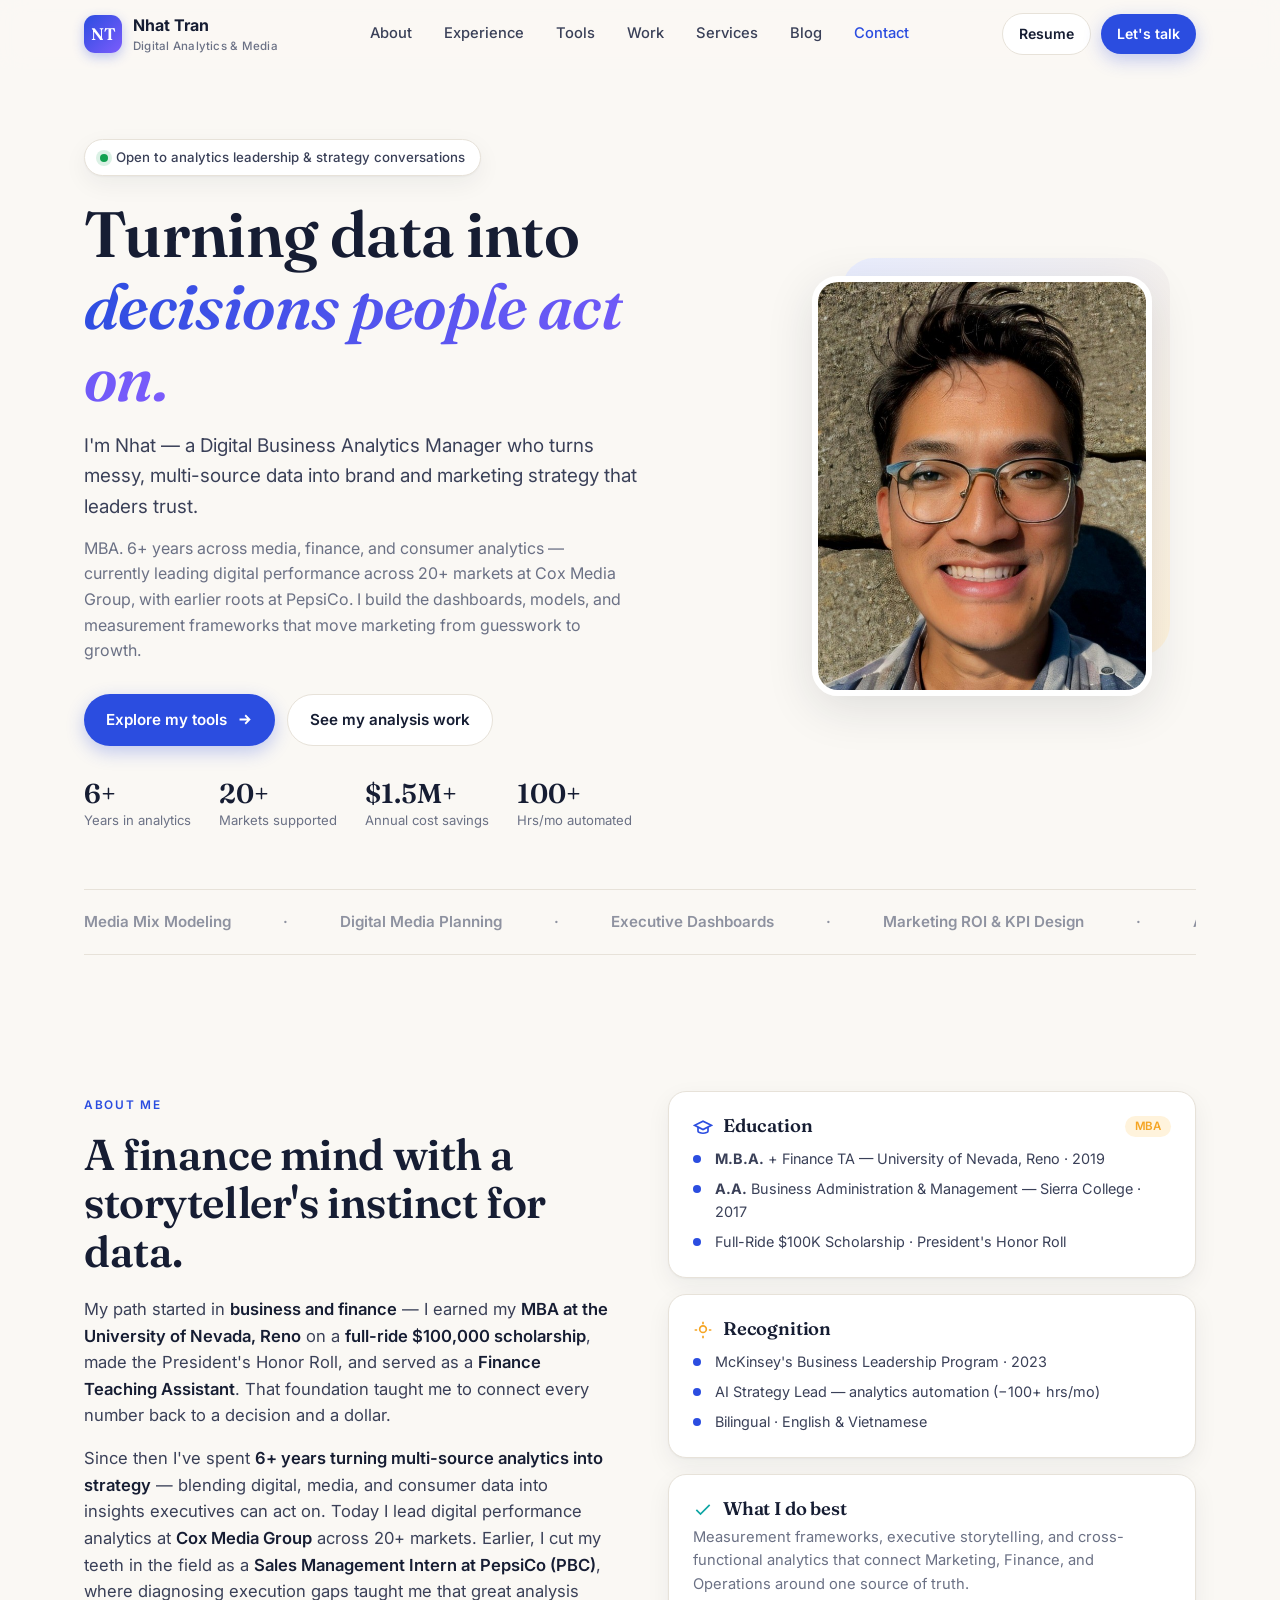
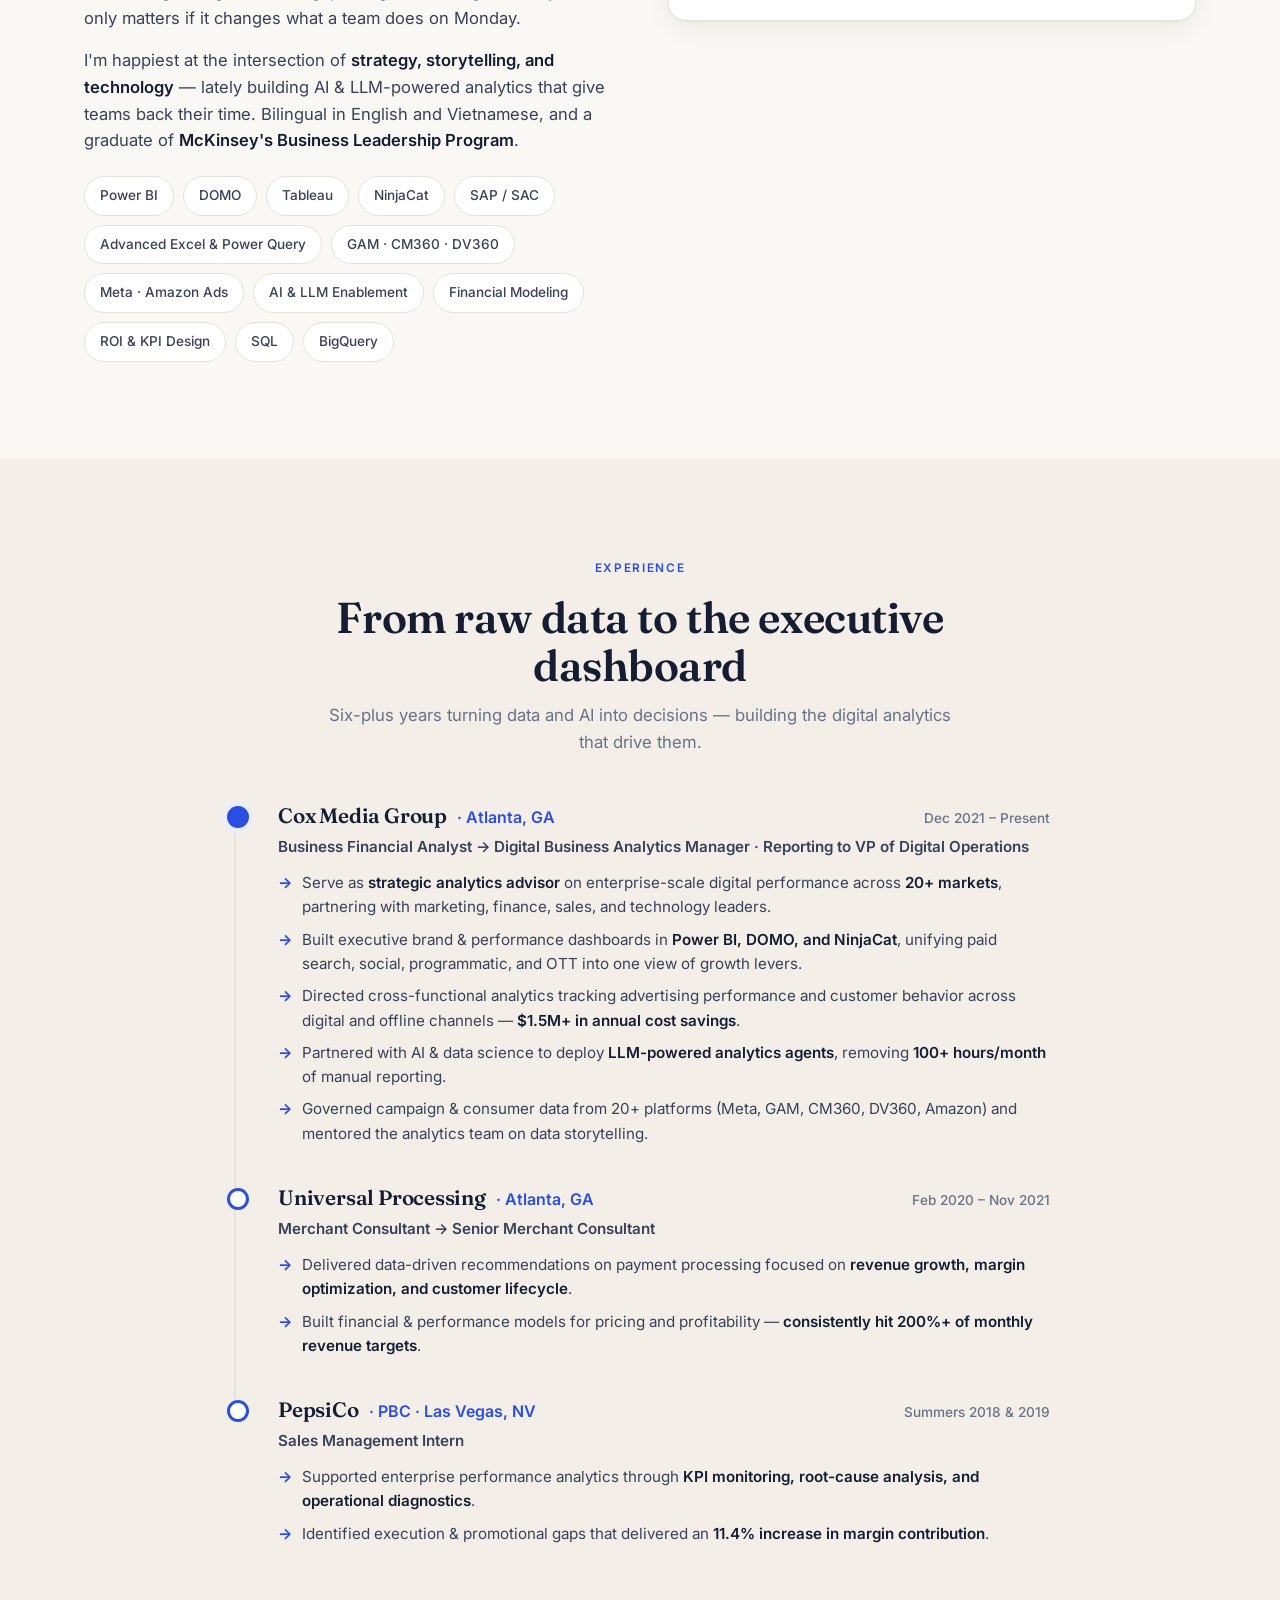
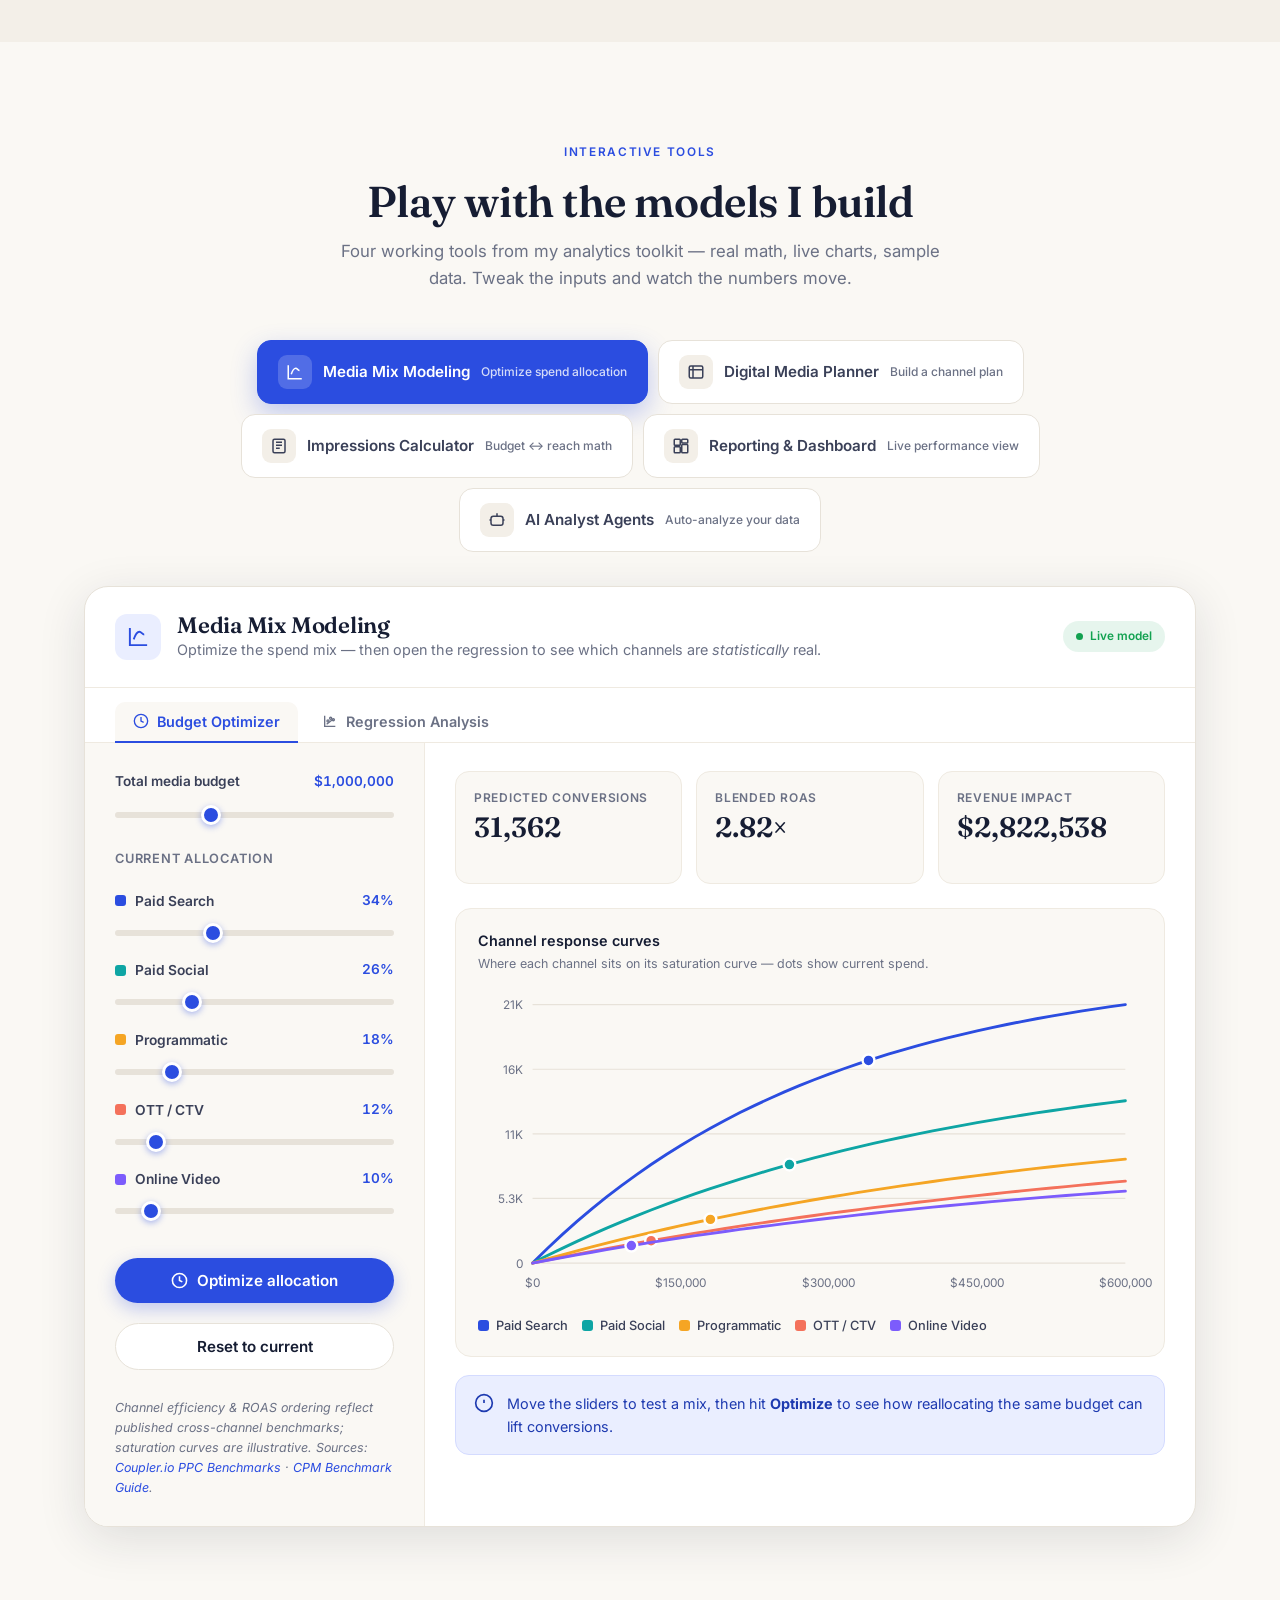
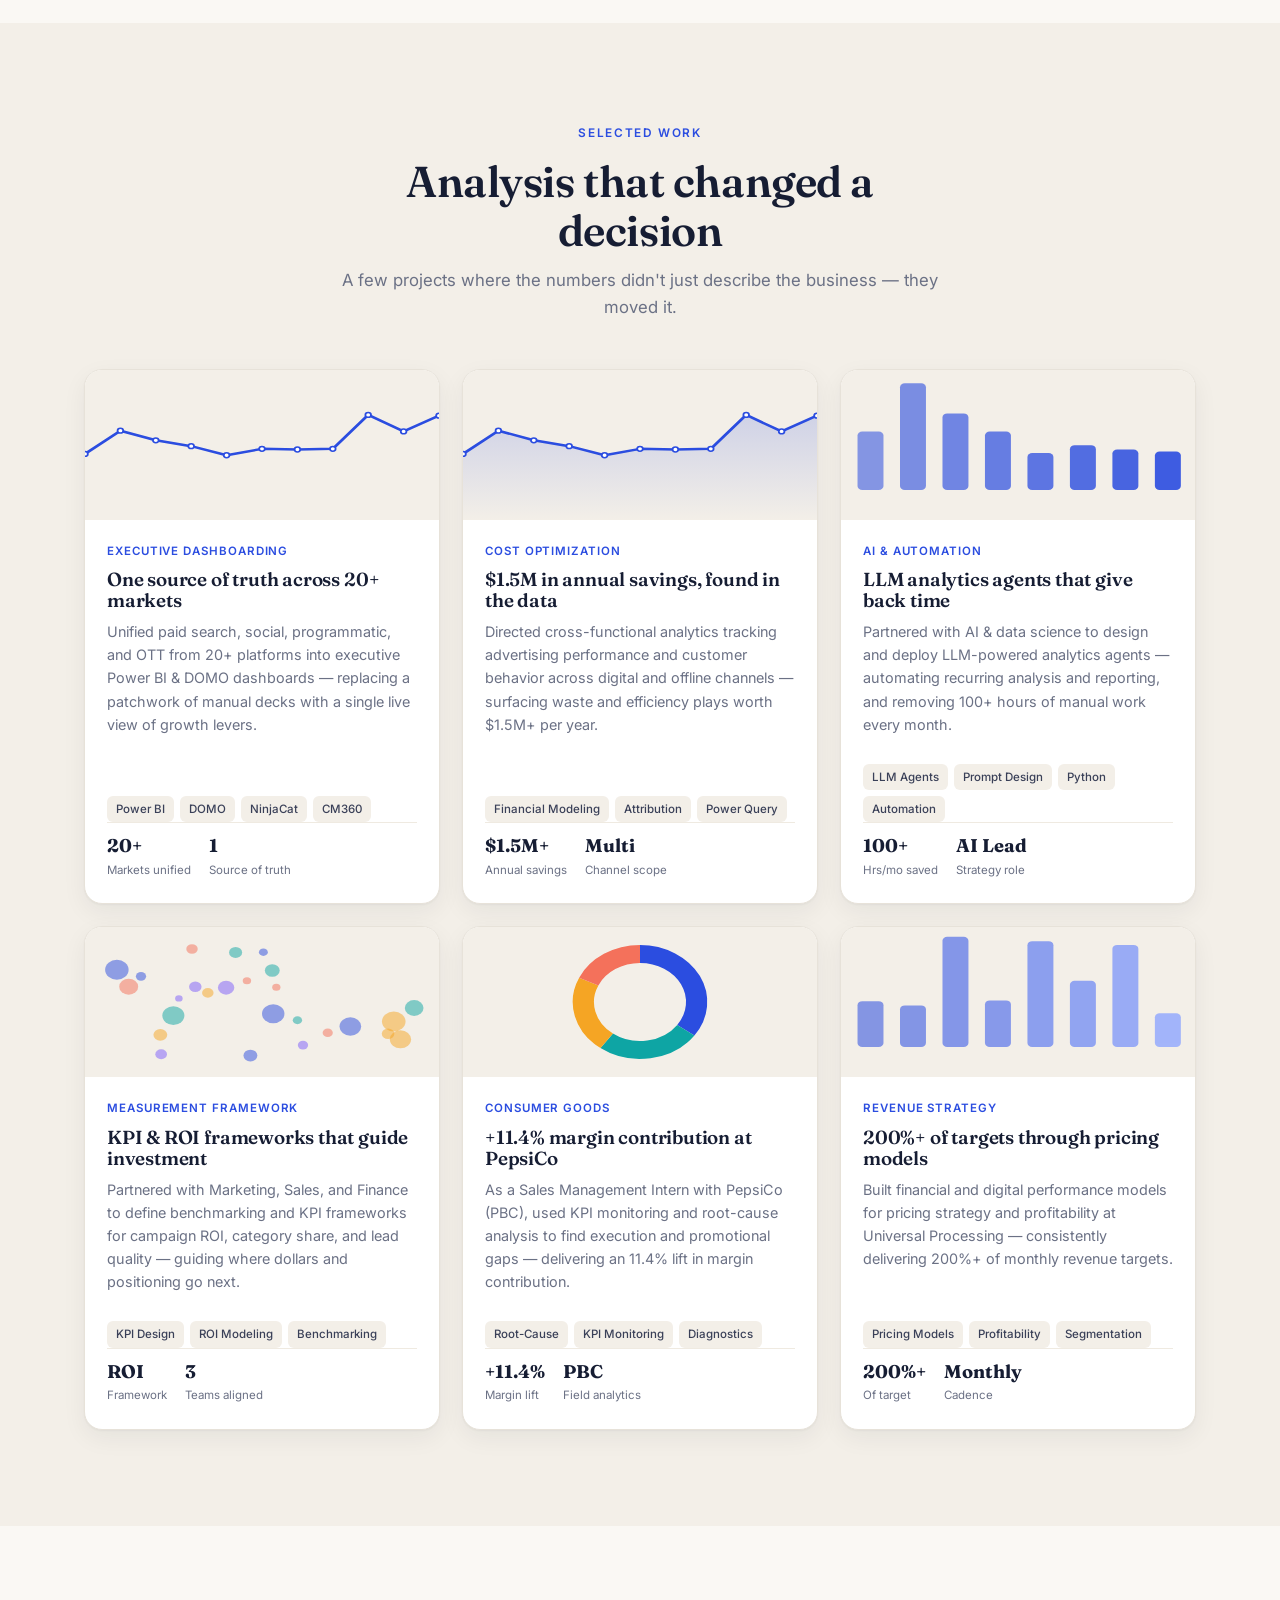
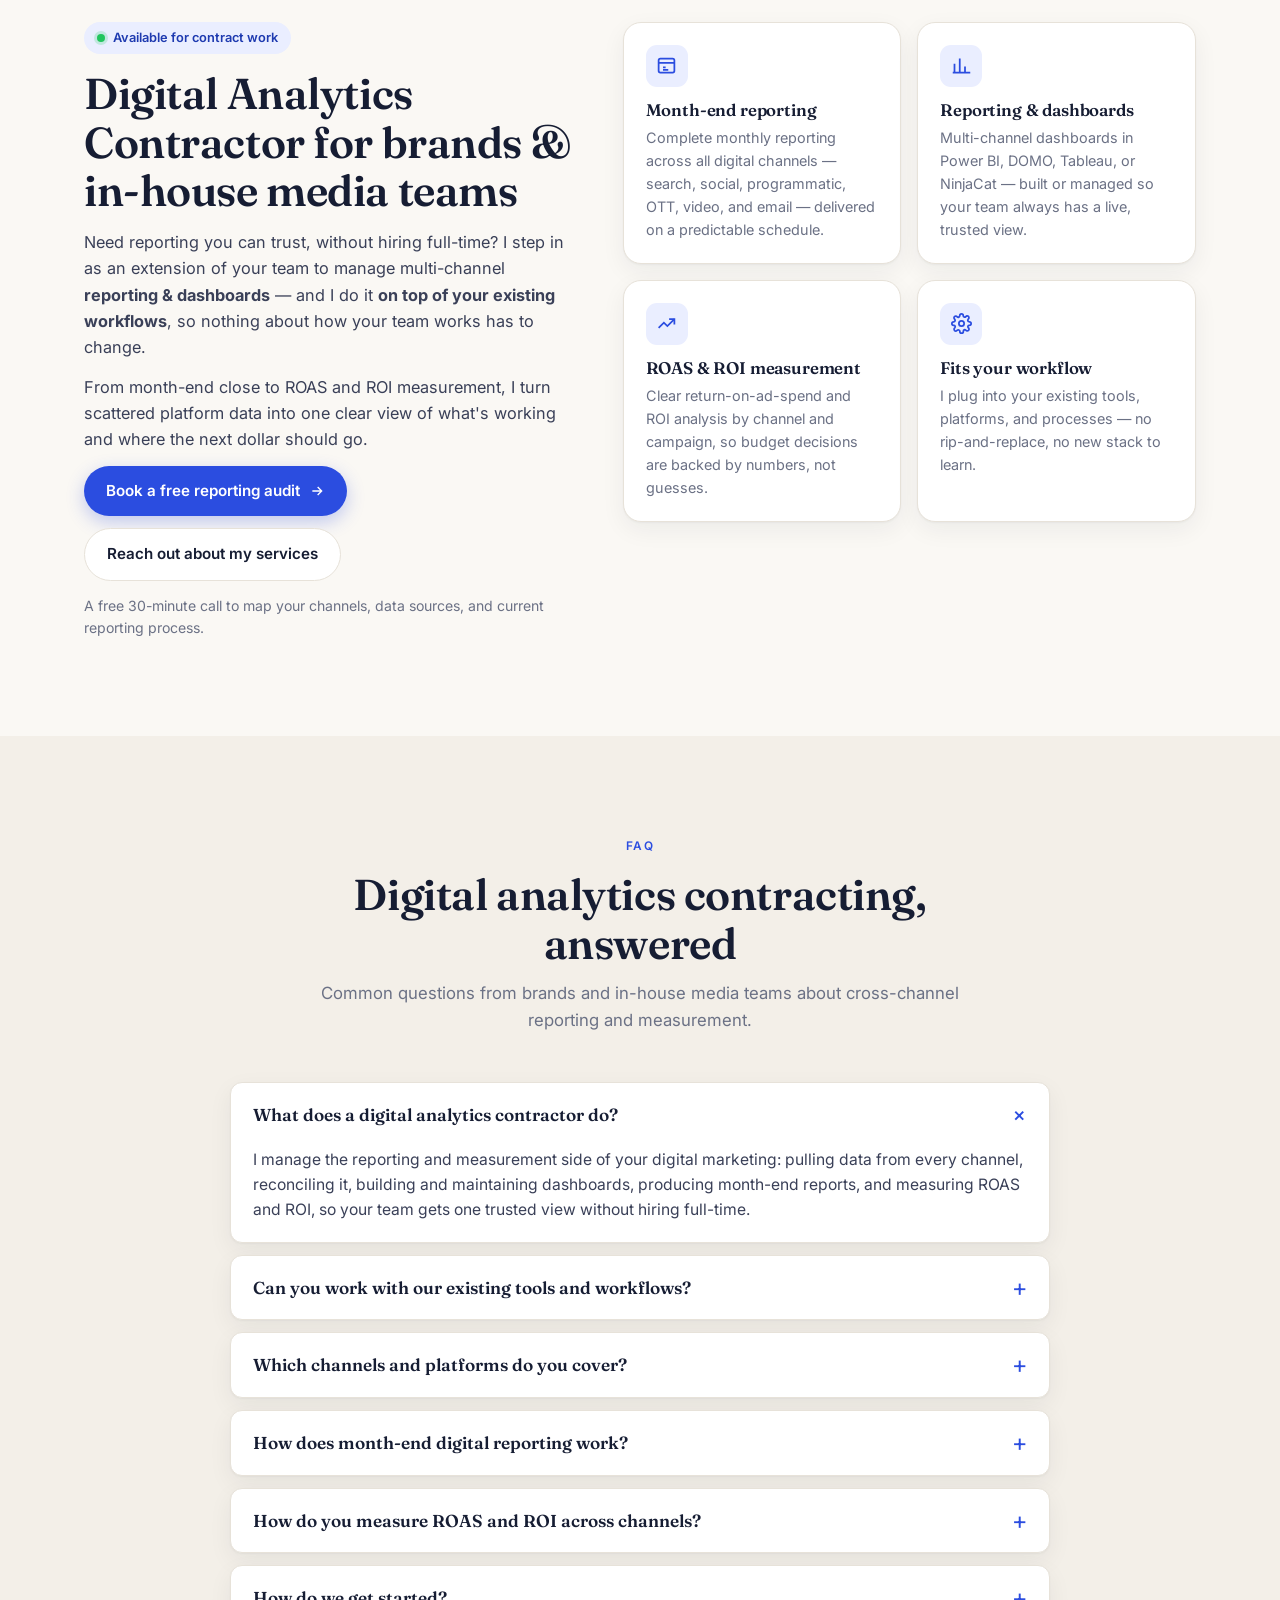
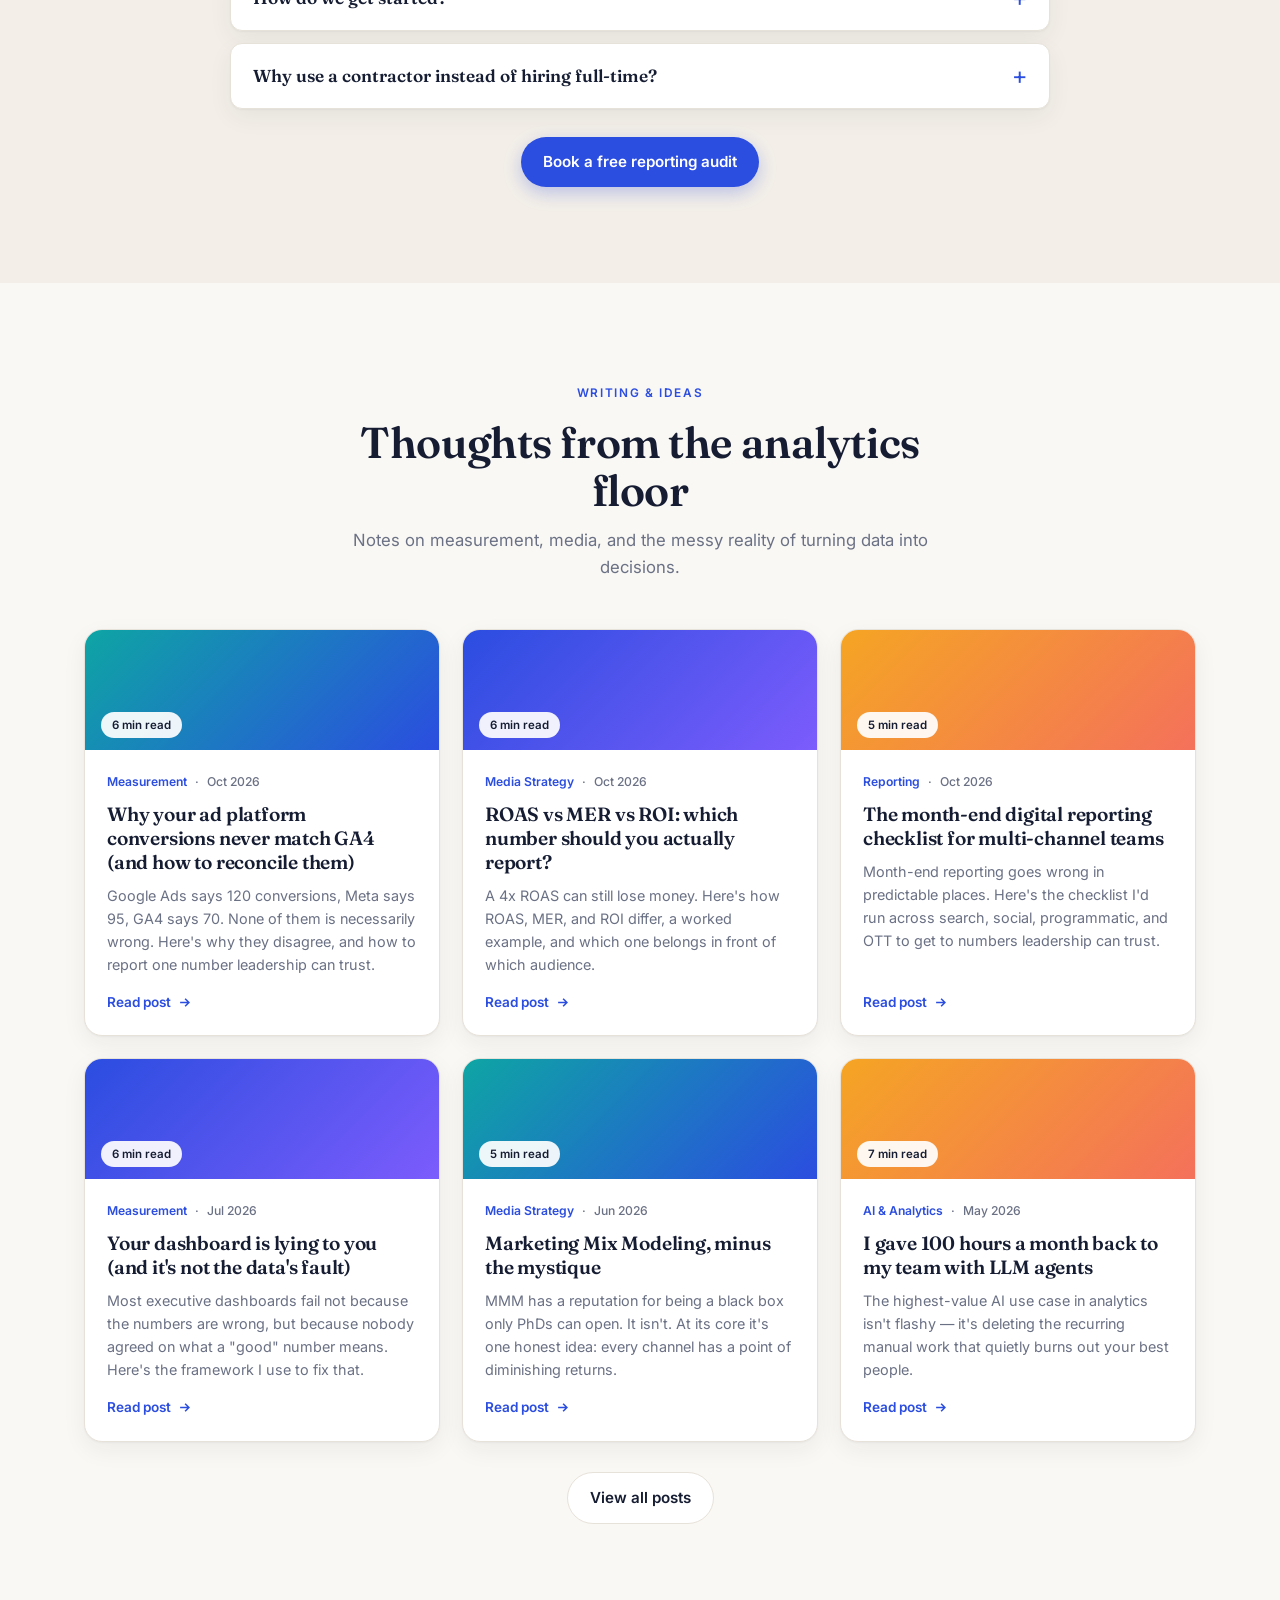
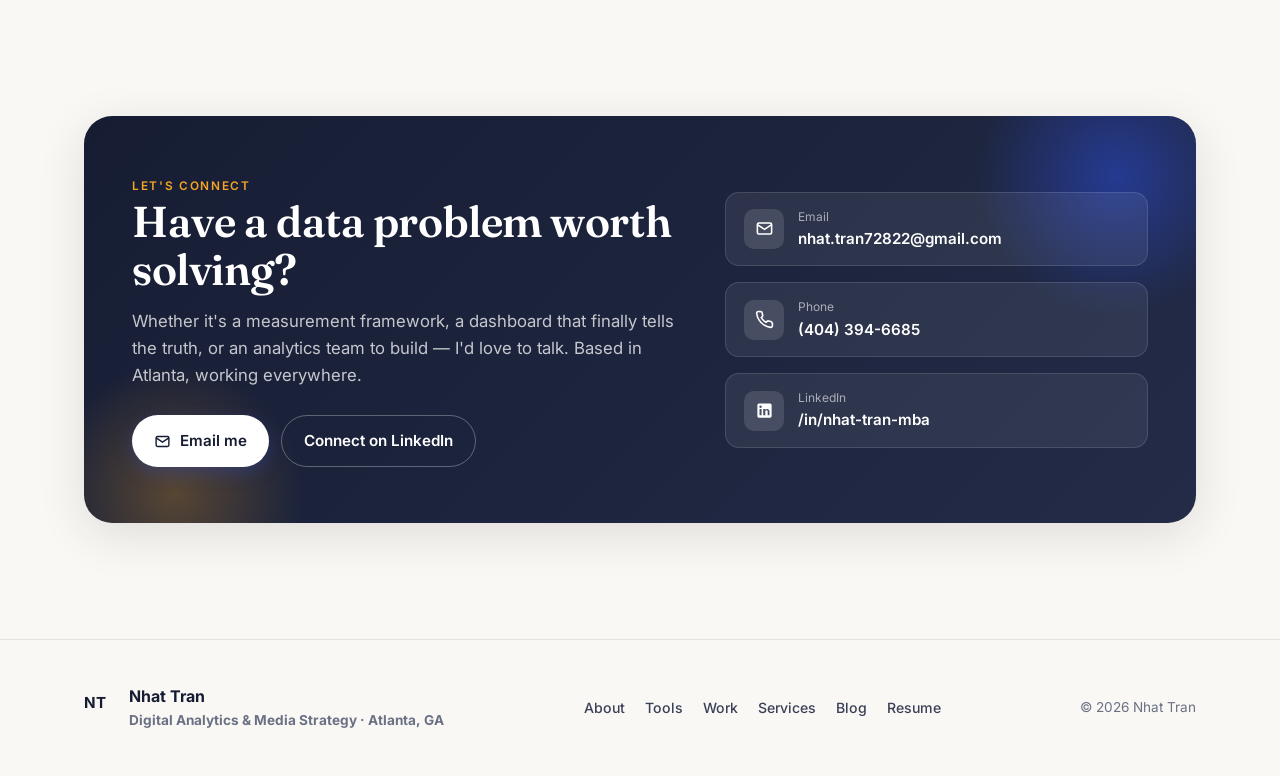
<file: index.html>
<!DOCTYPE html>
<html lang="en">
<head>
<!-- Google tag (gtag.js) -->
<script async src="https://www.googletagmanager.com/gtag/js?id=G-7ZLRGKC240"></script>
<script>
  window.dataLayer = window.dataLayer || [];
  function gtag(){dataLayer.push(arguments);}
  gtag('js', new Date());

  gtag('config', 'G-7ZLRGKC240');
</script>
<meta charset="UTF-8" />
<meta name="viewport" content="width=device-width, initial-scale=1.0" />
<title>Nhat Tran — Digital Analytics & AI Marketing Strategist</title>
<meta name="description" content="Nhat Tran is a Digital Analytics Manager and AI-for-marketing strategist building media mix models, executive dashboards, and LLM-powered analytics tools. MBA, Cox Media Group." />
<meta name="robots" content="index, follow" />
<link rel="canonical" href="https://nhattran.co/" />

<!-- Open Graph / AI & social crawlers -->
<meta property="og:type" content="profile" />
<meta property="og:site_name" content="Nhat Tran — Digital Analytics & AI Marketing" />
<meta property="og:title" content="Nhat Tran — Digital Analytics & AI Marketing Strategist" />
<meta property="og:description" content="Digital Business Analytics Manager turning multi-source data into marketing strategy — media mix modeling, executive dashboards, digital media planning, and AI/LLM-powered analytics tools." />
<meta property="og:url" content="https://nhattran.co/" />
<meta property="og:image" content="https://nhattran.co/photo.jpg" />
<meta name="twitter:card" content="summary_large_image" />
<meta name="twitter:title" content="Nhat Tran — Digital Analytics & AI Marketing Strategist" />
<meta name="twitter:description" content="Media mix modeling, executive dashboards, digital media planning, and AI/LLM-powered marketing analytics tools." />
<meta name="twitter:image" content="https://nhattran.co/photo.jpg" />

<link rel="preconnect" href="https://fonts.googleapis.com" />
<link rel="preconnect" href="https://fonts.gstatic.com" crossorigin />
<link href="https://fonts.googleapis.com/css2?family=Fraunces:ital,opsz,wght@0,9..144,400..700;1,9..144,400..600&family=Inter:wght@400;500;600;700&display=swap" rel="stylesheet" />

<!-- Structured data — helps AI search / answer engines (ChatGPT, Perplexity, Google AI Overviews) understand who this is and what he does -->
<script type="application/ld+json">
{
  "@context": "https://schema.org",
  "@graph": [
    {
      "@type": "Person",
      "@id": "https://nhattran.co/#person",
      "name": "Nhat Tran",
      "url": "https://nhattran.co/",
      "image": "https://nhattran.co/photo.jpg",
      "email": "mailto:nhat.tran72822@gmail.com",
      "jobTitle": "Digital Business Analytics Manager",
      "worksFor": { "@type": "Organization", "name": "Cox Media Group" },
      "alumniOf": [
        { "@type": "CollegeOrUniversity", "name": "University of Nevada, Reno" },
        { "@type": "CollegeOrUniversity", "name": "Sierra College" }
      ],
      "sameAs": [ "https://www.linkedin.com/in/nhat-tran-mba/" ],
      "description": "Digital Analytics Manager and AI-for-marketing strategist specializing in media mix modeling, executive dashboards, digital media planning, and AI/LLM-powered marketing analytics.",
      "knowsAbout": [
        "Digital Analytics", "AI for Marketing", "Marketing Analytics", "Media Mix Modeling",
        "Marketing Attribution", "Executive Dashboards", "Digital Media Planning",
        "Marketing ROI & KPI Design", "AI & LLM Analytics", "Financial Modeling",
        "SQL", "BigQuery", "Power BI", "Tableau", "DOMO", "Google Analytics 4",
        "Programmatic Advertising", "CM360", "DV360", "Meta Ads", "Amazon Ads"
      ]
    },
    {
      "@type": "ProfessionalService",
      "@id": "https://nhattran.co/#service",
      "name": "Digital Analytics Contractor — Multi-Channel Reporting & Dashboards",
      "url": "https://nhattran.co/#services",
      "provider": { "@id": "https://nhattran.co/#person" },
      "description": "Contract digital analytics for brands and in-house media teams: month-end reporting across all digital channels, multi-channel reporting and dashboards, and ROAS and ROI measurement, layered on top of existing workflows.",
      "serviceType": [ "Digital Analytics", "Marketing Reporting", "Dashboard Management", "ROAS Measurement", "ROI Measurement" ],
      "areaServed": "Worldwide"
    },
    {
      "@type": "FAQPage",
      "@id": "https://nhattran.co/#faq",
      "mainEntity": [
        {
          "@type": "Question",
          "name": "What does a digital analytics contractor do?",
          "acceptedAnswer": {
            "@type": "Answer",
            "text": "I manage the reporting and measurement side of your digital marketing: pulling data from every channel, reconciling it, building and maintaining dashboards, producing month-end reports, and measuring ROAS and ROI, so your team gets one trusted view without hiring full-time."
          }
        },
        {
          "@type": "Question",
          "name": "Can you work with our existing tools and workflows?",
          "acceptedAnswer": {
            "@type": "Answer",
            "text": "Yes. I work on top of your existing workflows and platforms rather than replacing them. If your team already uses Power BI, DOMO, Tableau, NinjaCat, GA4, or spreadsheets, I plug into that setup."
          }
        },
        {
          "@type": "Question",
          "name": "Which channels and platforms do you cover?",
          "acceptedAnswer": {
            "@type": "Answer",
            "text": "Paid search, social, programmatic, OTT, video, and email. That includes platforms such as Google Ads, GA4, Meta, Amazon Ads, Google Ad Manager, Campaign Manager 360, and Display & Video 360, with reporting in tools like Power BI, DOMO, Tableau, and NinjaCat."
          }
        },
        {
          "@type": "Question",
          "name": "How does month-end digital reporting work?",
          "acceptedAnswer": {
            "@type": "Answer",
            "text": "I collect data from every channel on a consistent date range, reconcile spend and conversions against your source of truth, run quality checks, calculate KPIs against plan and prior periods, and deliver a report with a clear narrative of what changed, why, and what to do next."
          }
        },
        {
          "@type": "Question",
          "name": "How do you measure ROAS and ROI across channels?",
          "acceptedAnswer": {
            "@type": "Answer",
            "text": "I use consistent definitions across channels and report ROAS for channel-level performance, MER for blended efficiency, and ROI where margin data is available. I also track the gap between platform-reported and source-of-truth numbers so differences are explained instead of argued over."
          }
        },
        {
          "@type": "Question",
          "name": "How do we get started?",
          "acceptedAnswer": {
            "@type": "Answer",
            "text": "Start with a free 30-minute reporting audit. We map your channels, data sources, and current reporting process, then I recommend a scope, whether that is ongoing month-end reporting, a dashboard build, or a measurement framework."
          }
        },
        {
          "@type": "Question",
          "name": "Why use a contractor instead of hiring full-time?",
          "acceptedAnswer": {
            "@type": "Answer",
            "text": "A contractor fills the gap now, while you hire or when the work doesn't justify a full-time role. You get experienced multi-channel analytics without the recruiting time, and your team keeps its focus on running campaigns."
          }
        }
      ]
    },
    {
      "@type": "WebSite",
      "@id": "https://nhattran.co/#website",
      "url": "https://nhattran.co/",
      "name": "Nhat Tran — Digital Analytics & AI Marketing",
      "description": "Portfolio of Nhat Tran: digital analytics, AI-powered marketing tools, media mix modeling, and executive dashboards.",
      "publisher": { "@id": "https://nhattran.co/#person" },
      "inLanguage": "en"
    }
  ]
}
</script>
<style>
/* ============================================================
   Nhat Tran — Portfolio.  Single-file, self-contained.
   Palette: warm cream / deep navy / confident blue / amber.
   Type: Fraunces (display) + Inter (UI/body).
   Charts hand-rolled in SVG — no external libraries, works offline.
   ============================================================ */
:root{
  --bg:#faf8f4;
  --bg-tint:#f3efe8;
  --surface:#ffffff;
  --ink:#161d33;
  --ink-soft:#3a4058;
  --muted:#6b7185;
  --line:#e7e2d9;
  --line-soft:#efeae1;
  --brand:#2b4de0;      /* confident data blue  */
  --brand-ink:#1e3ab0;
  --brand-tint:#eaeeff;
  --amber:#f5a524;      /* warm friendly accent */
  --amber-tint:#fff3dc;
  --teal:#0ea5a4;
  --coral:#f4715b;
  --violet:#7c5cfc;
  --good:#12a150;
  --shadow:0 1px 2px rgba(22,29,51,.04), 0 8px 24px rgba(22,29,51,.06);
  --shadow-lg:0 12px 48px rgba(22,29,51,.12);
  --radius:18px;
  --radius-sm:12px;
  --maxw:1160px;
  --chart-1:#2b4de0; --chart-2:#0ea5a4; --chart-3:#f5a524;
  --chart-4:#f4715b; --chart-5:#7c5cfc; --chart-6:#64748b;
}
*{box-sizing:border-box;margin:0;padding:0}
html{scroll-behavior:smooth;scroll-padding-top:84px}
body{
  font-family:"Inter",system-ui,-apple-system,Segoe UI,Roboto,sans-serif;
  background:var(--bg); color:var(--ink);
  line-height:1.6; -webkit-font-smoothing:antialiased;
  text-rendering:optimizeLegibility; overflow-x:hidden;
}
h1,h2,h3,h4{font-family:"Fraunces",Georgia,serif; font-weight:600; line-height:1.12; color:var(--ink); letter-spacing:-.01em}
a{color:inherit;text-decoration:none}
img{max-width:100%;display:block}
button{font-family:inherit;cursor:pointer;border:none;background:none}
input,select{font-family:inherit}
.wrap{max-width:var(--maxw);margin:0 auto;padding:0 24px}
.eyebrow{font-family:"Inter";font-weight:600;font-size:.74rem;letter-spacing:.14em;text-transform:uppercase;color:var(--brand)}
.section{padding:96px 0}
.section-head{max-width:640px;margin-bottom:48px}
.section-head h2{font-size:clamp(1.9rem,3.4vw,2.7rem);margin:14px 0 12px}
.section-head p{color:var(--muted);font-size:1.05rem}
.alt{background:var(--bg-tint)}

/* ---------- buttons ---------- */
.btn{display:inline-flex;align-items:center;gap:9px;font-weight:600;font-size:.95rem;
  padding:13px 22px;border-radius:999px;transition:transform .18s ease,box-shadow .18s ease,background .18s;}
.btn svg{width:17px;height:17px}
.btn-primary{background:var(--brand);color:#fff;box-shadow:0 6px 18px rgba(43,77,224,.28)}
.btn-primary:hover{transform:translateY(-2px);box-shadow:0 10px 26px rgba(43,77,224,.36)}
.btn-ghost{background:var(--surface);color:var(--ink);border:1.5px solid var(--line)}
.btn-ghost:hover{border-color:var(--brand);color:var(--brand);transform:translateY(-2px)}
.btn-amber{background:var(--ink);color:#fff}
.btn-amber:hover{transform:translateY(-2px);box-shadow:var(--shadow-lg)}

/* ---------- nav ---------- */
header.nav{position:sticky;top:0;z-index:50;backdrop-filter:saturate(1.4) blur(12px);
  background:rgba(250,248,244,.82);border-bottom:1px solid transparent;transition:border-color .25s,box-shadow .25s}
header.nav.scrolled{border-color:var(--line);box-shadow:0 4px 20px rgba(22,29,51,.05)}
.nav-inner{display:flex;align-items:center;justify-content:space-between;height:68px;max-width:var(--maxw);margin:0 auto;padding:0 24px}
.brand{display:flex;align-items:center;gap:11px;font-weight:700}
.brand .mark{width:38px;height:38px;border-radius:11px;background:linear-gradient(135deg,var(--brand),var(--violet));
  color:#fff;display:grid;place-items:center;font-family:"Fraunces";font-weight:600;font-size:1.05rem;box-shadow:0 4px 12px rgba(43,77,224,.3)}
.brand .who small{display:block;font-weight:500;font-size:.72rem;color:var(--muted);letter-spacing:.02em;margin-top:-2px}
.nav-links{display:flex;align-items:center;gap:6px}
.nav-links a{font-size:.92rem;font-weight:500;color:var(--ink-soft);padding:8px 13px;border-radius:9px;transition:.16s;position:relative}
.nav-links a:hover{color:var(--brand);background:var(--brand-tint)}
.nav-links a.active{color:var(--brand)}
.nav-cta{display:flex;align-items:center;gap:10px}
.nav-cta .btn{padding:9px 16px;font-size:.88rem;white-space:nowrap}
.burger{display:none;width:42px;height:42px;border-radius:10px;border:1px solid var(--line);background:var(--surface)}
.burger span{display:block;width:18px;height:2px;background:var(--ink);margin:3px auto;border-radius:2px;transition:.2s}

/* ---------- hero ---------- */
.hero{position:relative;padding:70px 0 40px;overflow:hidden}
.hero-grid{display:grid;grid-template-columns:1.25fr .85fr;gap:56px;align-items:center}
.hero .tag{display:inline-flex;align-items:center;gap:8px;background:var(--surface);border:1px solid var(--line);
  padding:7px 15px;border-radius:999px;font-size:.83rem;font-weight:500;color:var(--ink-soft);box-shadow:var(--shadow);margin-bottom:22px}
.hero .tag .dot{width:8px;height:8px;border-radius:50%;background:var(--good);box-shadow:0 0 0 4px rgba(18,161,80,.15)}
.hero h1{font-size:clamp(2.5rem,5vw,4rem);margin-bottom:18px}
.hero h1 .accent{background:linear-gradient(120deg,var(--brand),var(--violet));-webkit-background-clip:text;background-clip:text;color:transparent;font-style:italic}
.hero .lede{font-size:1.18rem;color:var(--ink-soft);max-width:560px;margin-bottom:14px}
.hero .sub{color:var(--muted);max-width:540px;margin-bottom:30px}
.hero-cta{display:flex;flex-wrap:wrap;gap:12px;margin-bottom:34px}
.hero-stats{display:flex;flex-wrap:wrap;gap:28px}
.hero-stats .st b{font-family:"Fraunces";font-size:1.7rem;font-weight:600;color:var(--ink);display:block;line-height:1}
.hero-stats .st span{font-size:.82rem;color:var(--muted)}
.portrait-wrap{position:relative;justify-self:center}
.portrait{width:340px;height:420px;object-fit:cover;border-radius:26px;box-shadow:var(--shadow-lg);
  border:6px solid var(--surface);position:relative;z-index:2}
.portrait-wrap::before{content:"";position:absolute;inset:-18px -18px 40px 30px;border-radius:32px;
  background:linear-gradient(135deg,var(--brand-tint),var(--amber-tint));z-index:1}
.float-card{position:absolute;z-index:3;background:var(--surface);border:1px solid var(--line);border-radius:14px;
  padding:12px 15px;box-shadow:var(--shadow-lg);display:flex;align-items:center;gap:11px;font-size:.85rem;font-weight:600}
.float-card small{display:block;font-weight:500;color:var(--muted);font-size:.72rem}
.float-card .ic{width:34px;height:34px;border-radius:9px;display:grid;place-items:center;flex-shrink:0}
.fc-1{top:24px;left:-38px}
.fc-2{bottom:44px;right:-32px}
.hero-marquee{margin-top:56px;border-top:1px solid var(--line);border-bottom:1px solid var(--line);padding:20px 0;overflow:hidden}
.marquee-track{display:flex;gap:52px;align-items:center;white-space:nowrap;animation:scroll 28s linear infinite;color:var(--muted);font-weight:600;font-size:.95rem}
.marquee-track span{opacity:.75}
@keyframes scroll{to{transform:translateX(-50%)}}

/* ---------- about ---------- */
.about-grid{display:grid;grid-template-columns:1fr 1fr;gap:56px;align-items:start}
.about-bio p{color:var(--ink-soft);margin-bottom:16px;font-size:1.04rem}
.about-bio p strong{color:var(--ink);font-weight:600}
.pill-row{display:flex;flex-wrap:wrap;gap:9px;margin-top:22px}
.pill{background:var(--surface);border:1px solid var(--line);border-radius:999px;padding:8px 15px;font-size:.85rem;font-weight:500;color:var(--ink-soft);transition:.16s}
.pill:hover{border-color:var(--brand);color:var(--brand)}
.about-cards{display:flex;flex-direction:column;gap:16px}
.info-card{background:var(--surface);border:1px solid var(--line);border-radius:var(--radius);padding:24px;box-shadow:var(--shadow)}
.info-card h4{font-size:1.15rem;margin-bottom:6px;display:flex;align-items:center;gap:10px}
.info-card .badge{margin-left:auto;font-family:"Inter";font-size:.72rem;font-weight:600;color:var(--amber);background:var(--amber-tint);padding:4px 10px;border-radius:999px}
.info-card p{color:var(--muted);font-size:.92rem}
.info-card ul{list-style:none;margin-top:10px;display:flex;flex-direction:column;gap:7px}
.info-card ul li{font-size:.9rem;color:var(--ink-soft);padding-left:22px;position:relative}
.info-card ul li::before{content:"";position:absolute;left:0;top:8px;width:8px;height:8px;border-radius:50%;background:var(--brand)}

/* ---------- experience timeline ---------- */
.timeline{position:relative;max-width:820px;margin:0 auto;padding-left:4px}
.tl-item{position:relative;padding:0 0 40px 42px;border-left:2px solid var(--line)}
.tl-item:last-child{border-left-color:transparent;padding-bottom:0}
.tl-item::before{content:"";position:absolute;left:-9px;top:2px;width:16px;height:16px;border-radius:50%;
  background:var(--surface);border:3px solid var(--brand)}
.tl-item.cur::before{background:var(--brand);box-shadow:0 0 0 5px var(--brand-tint)}
.tl-head{display:flex;flex-wrap:wrap;align-items:baseline;gap:10px;margin-bottom:4px}
.tl-head h3{font-size:1.3rem}
.tl-head .co{font-weight:600;color:var(--brand)}
.tl-when{margin-left:auto;font-size:.85rem;color:var(--muted);font-weight:500;white-space:nowrap}
.tl-role{font-size:.95rem;color:var(--ink-soft);font-weight:600;margin-bottom:12px}
.tl-item ul{list-style:none;display:flex;flex-direction:column;gap:8px}
.tl-item ul li{font-size:.95rem;color:var(--ink-soft);padding-left:24px;position:relative}
.tl-item ul li::before{content:"→";position:absolute;left:0;color:var(--brand);font-weight:700}
.tl-item ul li b{color:var(--ink);font-weight:600}

/* ---------- tools ---------- */
.tool-tabs{display:flex;flex-wrap:wrap;gap:10px;margin-bottom:34px;justify-content:center}
.tool-tab{display:flex;align-items:center;gap:11px;padding:14px 20px;border-radius:14px;background:var(--surface);
  border:1.5px solid var(--line);font-weight:600;font-size:.95rem;color:var(--ink-soft);transition:.18s}
.tool-tab .tn{width:34px;height:34px;border-radius:9px;display:grid;place-items:center;flex-shrink:0;background:var(--bg-tint);transition:.18s}
.tool-tab .tn svg{width:18px;height:18px}
.tool-tab small{display:block;font-weight:500;font-size:.75rem;color:var(--muted)}
.tool-tab:hover{border-color:var(--brand);transform:translateY(-2px)}
.tool-tab.active{border-color:var(--brand);background:var(--brand);color:#fff;box-shadow:0 10px 26px rgba(43,77,224,.28)}
.tool-tab.active small{color:rgba(255,255,255,.8)}
.tool-tab.active .tn{background:rgba(255,255,255,.18)}
.tool-panel{display:none;animation:fade .4s ease}
.tool-panel.active{display:block}
@keyframes fade{from{opacity:0;transform:translateY(10px)}to{opacity:1;transform:none}}
.tool-shell{background:var(--surface);border:1px solid var(--line);border-radius:24px;box-shadow:var(--shadow-lg);overflow:hidden}
.tool-top{padding:26px 30px;border-bottom:1px solid var(--line-soft);display:flex;align-items:center;gap:16px;flex-wrap:wrap}
.tool-top .ic{width:46px;height:46px;border-radius:12px;background:var(--brand-tint);color:var(--brand);display:grid;place-items:center;flex-shrink:0}
.tool-top .ic svg{width:23px;height:23px}
.tool-top h3{font-size:1.4rem}
.tool-top p{color:var(--muted);font-size:.9rem}
.tool-top .live{margin-left:auto;font-size:.74rem;font-weight:600;color:var(--good);background:rgba(18,161,80,.1);padding:6px 13px;border-radius:999px;display:flex;align-items:center;gap:7px}
.tool-top .live .dot{width:7px;height:7px;border-radius:50%;background:var(--good);animation:pulse 1.8s infinite}
@keyframes pulse{0%,100%{opacity:1}50%{opacity:.3}}
.tool-body{display:grid;grid-template-columns:340px 1fr;gap:0}
.tool-controls{padding:28px 30px;border-right:1px solid var(--line-soft);background:var(--bg);display:flex;flex-direction:column;gap:20px}
.tool-output{padding:28px 30px;min-width:0}
.field label{display:flex;justify-content:space-between;font-size:.85rem;font-weight:600;color:var(--ink-soft);margin-bottom:7px}
.field label .val{color:var(--brand);font-variant-numeric:tabular-nums}
.field input[type=number],.field input[type=text],.field select{width:100%;padding:11px 13px;border:1.5px solid var(--line);
  border-radius:10px;background:var(--surface);font-size:.95rem;color:var(--ink);transition:.16s;font-variant-numeric:tabular-nums}
.field input:focus,.field select:focus{outline:none;border-color:var(--brand);box-shadow:0 0 0 4px var(--brand-tint)}
.field .prefix-wrap{position:relative}
.field .prefix-wrap .pfx{position:absolute;left:13px;top:50%;transform:translateY(-50%);color:var(--muted);font-size:.95rem}
.field .prefix-wrap input{padding-left:26px}
input[type=range]{-webkit-appearance:none;width:100%;height:6px;border-radius:999px;background:var(--line);outline:none}
input[type=range]::-webkit-slider-thumb{-webkit-appearance:none;width:20px;height:20px;border-radius:50%;background:var(--brand);
  border:3px solid #fff;box-shadow:0 2px 6px rgba(43,77,224,.4);cursor:pointer}
input[type=range]::-moz-range-thumb{width:20px;height:20px;border-radius:50%;background:var(--brand);border:3px solid #fff;cursor:pointer}
.chan-row{margin-bottom:16px}
.chan-row .chan-top{display:flex;align-items:center;gap:9px;margin-bottom:6px}
.chan-row .swatch{width:11px;height:11px;border-radius:3px;flex-shrink:0}
.chan-row .cname{font-size:.86rem;font-weight:600;color:var(--ink-soft)}
.chan-row .cpct{margin-left:auto;font-size:.85rem;font-weight:600;color:var(--brand);font-variant-numeric:tabular-nums}
.kpi-grid{display:grid;grid-template-columns:repeat(auto-fit,minmax(140px,1fr));gap:14px;margin-bottom:24px}
.kpi{background:var(--bg);border:1px solid var(--line-soft);border-radius:14px;padding:16px 18px;transition:.2s}
.kpi:hover{border-color:var(--line);box-shadow:var(--shadow)}
.kpi .klabel{font-size:.75rem;font-weight:600;color:var(--muted);text-transform:uppercase;letter-spacing:.06em;margin-bottom:6px}
.kpi .kval{font-family:"Fraunces";font-size:1.75rem;font-weight:600;color:var(--ink);line-height:1;font-variant-numeric:tabular-nums}
.kpi .kdelta{font-size:.78rem;font-weight:600;margin-top:5px;display:inline-flex;align-items:center;gap:4px}
.kdelta.up{color:var(--good)} .kdelta.down{color:var(--coral)}
.chart-card{background:var(--bg);border:1px solid var(--line-soft);border-radius:16px;padding:20px 22px;margin-bottom:18px}
.chart-card h5{font-family:"Inter";font-size:.9rem;font-weight:600;color:var(--ink);margin-bottom:2px}
.chart-card .csub{font-size:.78rem;color:var(--muted);margin-bottom:14px}
.chart-svg{width:100%;height:auto;overflow:visible}
.legend{display:flex;flex-wrap:wrap;gap:14px;margin-top:12px}
.legend .lg{display:flex;align-items:center;gap:7px;font-size:.8rem;color:var(--ink-soft);font-weight:500}
.legend .lg i{width:11px;height:11px;border-radius:3px;display:inline-block}
.data-table{width:100%;border-collapse:collapse;font-size:.86rem;font-variant-numeric:tabular-nums}
.data-table th{text-align:right;padding:9px 12px;font-weight:600;color:var(--muted);font-size:.74rem;text-transform:uppercase;letter-spacing:.05em;border-bottom:1.5px solid var(--line)}
.data-table th:first-child{text-align:left}
.data-table td{text-align:right;padding:11px 12px;border-bottom:1px solid var(--line-soft);color:var(--ink-soft)}
.data-table td:first-child{text-align:left;font-weight:600;color:var(--ink)}
.data-table td .sw{display:inline-block;width:9px;height:9px;border-radius:3px;margin-right:8px;vertical-align:middle}
.data-table tr.total td{font-weight:700;color:var(--ink);border-top:2px solid var(--line);border-bottom:none;background:var(--bg)}
.callout{background:var(--brand-tint);border:1px solid #d4dbff;border-radius:14px;padding:16px 18px;display:flex;gap:13px;align-items:flex-start;font-size:.9rem;color:var(--brand-ink)}
.callout svg{width:20px;height:20px;flex-shrink:0;margin-top:1px}
.callout b{font-weight:700}
.note{font-size:.78rem;color:var(--muted);margin-top:8px;font-style:italic}
.toolbar{display:flex;gap:10px;flex-wrap:wrap;align-items:center;margin-bottom:22px}
.seg{display:inline-flex;background:var(--bg);border:1px solid var(--line);border-radius:10px;padding:3px}
.seg button{padding:8px 15px;border-radius:7px;font-size:.85rem;font-weight:600;color:var(--muted);transition:.15s}
.seg button.on{background:var(--surface);color:var(--brand);box-shadow:var(--shadow)}

/* ---------- MMM sub-tabs + regression ---------- */
.sub-tabs{display:flex;gap:6px;padding:14px 30px 0;border-bottom:1px solid var(--line-soft);background:var(--surface)}
.sub-tab{padding:11px 18px;border-radius:10px 10px 0 0;font-weight:600;font-size:.9rem;color:var(--muted);
  border-bottom:2px solid transparent;transition:.16s;display:flex;align-items:center;gap:8px;margin-bottom:-1px}
.sub-tab svg{width:16px;height:16px}
.sub-tab:hover{color:var(--brand);background:var(--bg)}
.sub-tab.active{color:var(--brand);border-bottom-color:var(--brand);background:var(--bg)}
.mmm-sub,.dash-sub{display:none}
.mmm-sub.active,.dash-sub.active{display:block;animation:fade .35s ease}
.rev-hero{display:flex;align-items:flex-end;gap:8px;flex-wrap:wrap}
.att-bar{display:inline-block;width:100%;min-width:70px;height:16px;border-radius:5px;background:var(--line-soft);overflow:hidden;position:relative;vertical-align:middle}
.att-bar span{position:absolute;left:0;top:0;bottom:0;border-radius:5px}
.att-bar .goal{position:absolute;top:-2px;bottom:-2px;width:2px;background:var(--ink);opacity:.55}
.rank{display:inline-grid;place-items:center;width:22px;height:22px;border-radius:6px;background:var(--bg-tint);font-size:.76rem;font-weight:700;color:var(--ink-soft);margin-right:9px}
.rank.top{background:var(--brand);color:#fff}
.yoy{font-weight:700;font-size:.82rem}.yoy.up{color:var(--good)}.yoy.dn{color:var(--coral)}
#mmm-regression{padding:26px 30px 30px}
.reg-intro{display:grid;grid-template-columns:1.5fr 1fr;gap:20px;margin-bottom:24px}
.reg-explain h4{font-size:1.2rem;margin-bottom:9px}
.reg-explain p{font-size:.92rem;color:var(--ink-soft);margin-bottom:11px}
.reg-explain p b{color:var(--ink);font-weight:600}
.reg-eq{font-family:ui-monospace,"SF Mono",Menlo,Consolas,monospace;background:var(--ink);color:#e7ecff;
  border-radius:10px;padding:13px 15px;font-size:.8rem;line-height:1.7;overflow-x:auto;white-space:nowrap}
.reg-explain .reg-eq b{color:var(--amber);font-weight:600}
.reg-toggle-card{background:var(--bg);border:1px solid var(--line);border-radius:14px;padding:18px;align-self:start}
.switch-row{display:flex;align-items:center;justify-content:space-between;gap:12px;margin-bottom:8px}
.switch-row b{font-size:.95rem}.switch-row small{display:block;color:var(--muted);font-size:.78rem;font-weight:500;margin-top:2px}
.switch{position:relative;display:inline-block;width:48px;height:27px;flex-shrink:0}
.switch input{opacity:0;width:0;height:0}
.slider-sw{position:absolute;inset:0;background:var(--line);border-radius:999px;transition:.2s;cursor:pointer}
.slider-sw::before{content:"";position:absolute;height:21px;width:21px;left:3px;top:3px;background:#fff;border-radius:50%;transition:.2s;box-shadow:0 1px 3px rgba(0,0,0,.25)}
.switch input:checked+.slider-sw{background:var(--brand)}
.switch input:checked+.slider-sw::before{transform:translateX(21px)}
.reg-table td .sig{font-weight:700;font-size:.82rem}
.sig.s3{color:#0a7d3f}.sig.s2{color:#12a150}.sig.s1{color:#7a9a2e}.sig.s0{color:var(--muted)}
.reg-table tr.insig td:not(:first-child){opacity:.5}
.reg-table td.pos{color:var(--good)}.reg-table td.neg{color:var(--coral)}
.reg-badge{display:inline-block;font-size:.7rem;font-weight:600;padding:2px 8px;border-radius:999px;margin-left:6px}
.reg-badge.g{background:rgba(18,161,80,.12);color:#0a7d3f}
.reg-badge.r{background:rgba(244,113,91,.14);color:#c0392b}

/* ---------- dashboard: bands, logos, funnel, heat ---------- */
.dash-band{display:flex;align-items:center;gap:12px;margin:30px 0 16px;padding-top:24px;border-top:1px solid var(--line)}
.dash-band .bar{width:4px;height:28px;border-radius:2px}
.dash-band h4{font-size:1.18rem}
.dash-band .desc{font-size:.82rem;color:var(--muted);font-weight:500}
.dash-band .tagx{margin-left:auto;font-size:.72rem;font-weight:600;color:var(--muted);background:var(--bg-tint);padding:6px 13px;border-radius:999px}
.logo-chip{display:inline-flex;align-items:center;gap:7px;font-weight:800;font-size:.82rem;padding:5px 11px;border-radius:7px;letter-spacing:-.02em;white-space:nowrap}
.mini-bar{height:6px;border-radius:999px;background:var(--line-soft);overflow:hidden;min-width:54px;display:inline-block;vertical-align:middle;width:100%}
.mini-bar span{display:block;height:100%;border-radius:999px}
.rf-dist{display:flex;flex-direction:column;gap:11px;margin-top:6px}
.rf-row{display:flex;align-items:center;gap:12px}
.rf-row .rl{width:44px;font-size:.82rem;font-weight:600;color:var(--ink-soft)}
.rf-row .rt{flex:1}
.rf-row .rv{width:88px;text-align:right;font-size:.82rem;font-weight:600;color:var(--ink);font-variant-numeric:tabular-nums}
.funnel{display:flex;flex-direction:column;gap:10px}
.funnel-row{display:flex;align-items:center;gap:12px}
.funnel-row .fl{width:96px;font-size:.83rem;font-weight:600;color:var(--ink-soft);flex-shrink:0}
.funnel-track{flex:1;height:38px;background:var(--bg-tint);border-radius:9px;overflow:hidden}
.funnel-fill{height:100%;border-radius:9px;display:flex;align-items:center;padding-left:13px;color:#fff;font-size:.82rem;font-weight:700;white-space:nowrap;transition:width .9s cubic-bezier(.2,.8,.3,1)}
.funnel-row .fv{width:118px;text-align:right;font-size:.82rem;font-weight:700;color:var(--ink);flex-shrink:0;font-variant-numeric:tabular-nums}
.funnel-row .fv small{display:block;font-weight:500;color:var(--muted);font-size:.72rem}
td.heat{border-radius:5px;font-weight:600}
.dash-two{display:grid;grid-template-columns:1fr 1fr;gap:18px}
.device-legend{display:flex;flex-direction:column;gap:9px;justify-content:center}
.device-legend .dl{display:flex;align-items:center;gap:9px;font-size:.85rem;color:var(--ink-soft)}
.device-legend .dl i{width:11px;height:11px;border-radius:3px}
.device-legend .dl b{margin-left:auto;font-weight:700;color:var(--ink);font-variant-numeric:tabular-nums}

/* ---------- AI Analyst Agents ---------- */
.ai-wrap{padding:26px 30px 30px}
.ai-chips{display:flex;flex-wrap:wrap;gap:10px;margin-bottom:22px}
.ai-chip{display:flex;align-items:center;gap:11px;padding:12px 16px;border-radius:13px;background:var(--surface);
  border:1.5px solid var(--line);text-align:left;transition:.16s;max-width:280px}
.ai-chip .ci{width:32px;height:32px;border-radius:9px;display:grid;place-items:center;flex-shrink:0;background:var(--bg-tint)}
.ai-chip .ci svg{width:17px;height:17px}
.ai-chip b{font-size:.88rem;font-weight:600;display:block;line-height:1.2}
.ai-chip small{font-size:.74rem;color:var(--muted)}
.ai-chip:hover{border-color:var(--brand);transform:translateY(-2px)}
.ai-chip.active{border-color:var(--brand);background:var(--brand);color:#fff}
.ai-chip.active small{color:rgba(255,255,255,.82)}
.ai-chip.active .ci{background:rgba(255,255,255,.18)}
.ai-layout{display:grid;grid-template-columns:1fr 1fr;gap:18px;align-items:start}
.ds-card,.agent-card{background:var(--bg);border:1px solid var(--line);border-radius:16px;overflow:hidden}
.ds-head,.agent-head{padding:15px 18px;border-bottom:1px solid var(--line-soft);display:flex;align-items:center;gap:11px;background:var(--surface)}
.ds-head .dh{font-size:.7rem;font-weight:700;letter-spacing:.08em;text-transform:uppercase;color:var(--muted)}
.ds-head b{font-size:.95rem}
.ds-head .src{margin-left:auto;font-size:.72rem;font-weight:600;color:var(--ink-soft);background:var(--bg-tint);padding:4px 10px;border-radius:999px}
.ds-meta{padding:9px 18px;font-size:.76rem;color:var(--muted);border-bottom:1px solid var(--line-soft);display:flex;gap:16px;flex-wrap:wrap}
.ds-scroll{max-height:440px;overflow:auto}
.ds-scroll table{font-size:.78rem}
.ds-scroll th{position:sticky;top:0;background:var(--bg);z-index:1;white-space:nowrap}
.ds-scroll td{white-space:nowrap}
.ds-scroll td.flag{background:rgba(244,113,91,.16);color:#c0392b;font-weight:700;border-radius:4px}
/* agent panel */
.agent-head .av{width:38px;height:38px;border-radius:10px;background:linear-gradient(135deg,var(--brand),var(--violet));
  display:grid;place-items:center;flex-shrink:0;box-shadow:0 4px 12px rgba(43,77,224,.3)}
.agent-head .av svg{width:20px;height:20px;color:#fff}
.agent-head .an b{font-size:.92rem;display:block}
.agent-head .an small{font-size:.72rem;color:var(--muted)}
.agent-head .badge{margin-left:auto;font-size:.68rem;font-weight:700;color:var(--brand);background:var(--brand-tint);padding:5px 10px;border-radius:999px;display:flex;align-items:center;gap:6px}
.agent-head .badge .dot{width:6px;height:6px;border-radius:50%;background:var(--good);animation:pulse 1.6s infinite}
.agent-body{padding:18px;min-height:360px}
.a-prompt{display:flex;gap:10px;margin-bottom:16px}
.a-prompt .who{width:26px;height:26px;border-radius:8px;background:var(--ink);color:#fff;display:grid;place-items:center;font-size:.68rem;font-weight:700;flex-shrink:0}
.a-prompt .txt{background:var(--surface);border:1px solid var(--line);border-radius:12px;border-top-left-radius:3px;padding:10px 13px;font-size:.86rem;color:var(--ink-soft)}
.think{display:flex;align-items:center;gap:9px;color:var(--muted);font-size:.85rem;font-weight:500;padding:6px 0}
.think .dots{display:inline-flex;gap:4px}
.think .dots i{width:7px;height:7px;border-radius:50%;background:var(--brand);animation:bounce 1.2s infinite}
.think .dots i:nth-child(2){animation-delay:.18s}.think .dots i:nth-child(3){animation-delay:.36s}
@keyframes bounce{0%,60%,100%{transform:translateY(0);opacity:.4}30%{transform:translateY(-6px);opacity:1}}
.a-block{opacity:0;transform:translateY(8px);animation:blockin .45s forwards}
@keyframes blockin{to{opacity:1;transform:none}}
.a-summary{display:flex;gap:11px;background:var(--brand-tint);border:1px solid #d4dbff;border-radius:12px;padding:13px 15px;margin-bottom:16px}
.a-summary svg{width:20px;height:20px;flex-shrink:0;color:var(--brand);margin-top:1px}
.a-summary p{font-size:.9rem;color:var(--brand-ink);line-height:1.5}
.a-summary b{font-weight:700}
.a-mtiles{display:grid;grid-template-columns:repeat(3,1fr);gap:10px;margin-bottom:16px}
.a-mtile{background:var(--surface);border:1px solid var(--line-soft);border-radius:11px;padding:11px 13px}
.a-mtile .ml{font-size:.68rem;font-weight:600;text-transform:uppercase;letter-spacing:.05em;color:var(--muted);margin-bottom:4px}
.a-mtile .mv{font-family:"Fraunces";font-size:1.35rem;font-weight:600;color:var(--ink);line-height:1;font-variant-numeric:tabular-nums}
.a-mtile .mv.neg{color:var(--coral)}.a-mtile .mv.pos{color:var(--good)}
.a-sec{font-size:.72rem;font-weight:700;letter-spacing:.06em;text-transform:uppercase;color:var(--muted);margin:0 0 9px}
.a-find{display:flex;flex-direction:column;gap:9px;margin-bottom:16px}
.a-find .f{display:flex;gap:10px;font-size:.86rem;color:var(--ink-soft);line-height:1.45}
.a-find .f .fi{width:20px;height:20px;border-radius:6px;flex-shrink:0;display:grid;place-items:center;margin-top:1px}
.a-find .f .fi svg{width:12px;height:12px}
.fi.up{background:rgba(18,161,80,.14);color:var(--good)} .fi.down{background:rgba(244,113,91,.16);color:var(--coral)}
.fi.warn{background:var(--amber-tint);color:#b26a00} .fi.info{background:var(--brand-tint);color:var(--brand)}
.a-find .f b{color:var(--ink);font-weight:600}
.a-actions{background:var(--surface);border:1px dashed var(--line);border-radius:12px;padding:14px 16px;margin-bottom:4px}
.a-actions .ttl{font-size:.8rem;font-weight:700;color:var(--ink);margin-bottom:9px;display:flex;align-items:center;gap:7px}
.a-actions .ttl svg{width:15px;height:15px;color:var(--brand)}
.a-actions ol{margin:0;padding-left:20px;display:flex;flex-direction:column;gap:6px}
.a-actions ol li{font-size:.85rem;color:var(--ink-soft)}
.a-mini-table{width:100%;border-collapse:collapse;font-size:.8rem;margin-bottom:16px}
.a-mini-table th{text-align:right;padding:6px 9px;font-size:.68rem;text-transform:uppercase;letter-spacing:.04em;color:var(--muted);border-bottom:1.5px solid var(--line)}
.a-mini-table th:first-child{text-align:left}
.a-mini-table td{text-align:right;padding:7px 9px;border-bottom:1px solid var(--line-soft);color:var(--ink-soft);font-variant-numeric:tabular-nums}
.a-mini-table td:first-child{text-align:left;font-weight:600;color:var(--ink);font-family:ui-monospace,Menlo,Consolas,monospace;font-size:.76rem}
.a-rerun{display:inline-flex;align-items:center;gap:8px;font-size:.84rem;font-weight:600;color:var(--brand);padding:9px 15px;border-radius:9px;border:1px solid var(--line);background:var(--surface);transition:.16s}
.a-rerun:hover{border-color:var(--brand);background:var(--brand-tint)}
.a-rerun svg{width:15px;height:15px}
@media(max-width:820px){.ai-layout{grid-template-columns:1fr}.a-mtiles{grid-template-columns:1fr 1fr}}

/* ---------- work / case studies ---------- */
.work-grid{display:grid;grid-template-columns:repeat(3,1fr);gap:22px}
.work-card{background:var(--surface);border:1px solid var(--line);border-radius:var(--radius);overflow:hidden;
  box-shadow:var(--shadow);transition:.22s;display:flex;flex-direction:column}
.work-card:hover{transform:translateY(-5px);box-shadow:var(--shadow-lg);border-color:#dcd6ca}
.work-viz{height:150px;position:relative;overflow:hidden;background:var(--bg-tint);display:grid;place-items:center}
.work-viz svg{width:100%;height:100%}
.work-body{padding:22px;flex:1;display:flex;flex-direction:column}
.work-body .cat{font-size:.72rem;font-weight:600;letter-spacing:.08em;text-transform:uppercase;color:var(--brand);margin-bottom:9px}
.work-body h3{font-size:1.18rem;margin-bottom:9px}
.work-body p{font-size:.9rem;color:var(--muted);flex:1;margin-bottom:14px}
.work-metrics{display:flex;gap:18px;padding-top:14px;border-top:1px solid var(--line-soft)}
.work-metrics .m b{font-family:"Fraunces";font-size:1.15rem;color:var(--ink);display:block;line-height:1}
.work-metrics .m span{font-size:.72rem;color:var(--muted)}
.tools-used{display:flex;flex-wrap:wrap;gap:6px;margin-top:14px}
.tools-used span{font-size:.72rem;background:var(--bg-tint);color:var(--ink-soft);padding:4px 9px;border-radius:6px;font-weight:500}

/* ---------- services ---------- */
.services-grid{display:grid;grid-template-columns:1fr 1.15fr;gap:40px;align-items:start}
.services-intro .avail{display:inline-flex;align-items:center;gap:8px;background:var(--brand-tint);color:var(--brand-ink);font-size:.8rem;font-weight:600;padding:6px 13px;border-radius:999px}
.services-intro .avail::before{content:"";width:8px;height:8px;border-radius:50%;background:#22c55e;box-shadow:0 0 0 3px rgba(34,197,94,.2)}
.services-intro h2{font-size:clamp(1.9rem,3.4vw,2.7rem);margin:16px 0 14px}
.services-intro p{color:var(--ink-soft);font-size:1.02rem;margin-bottom:14px}
.services-cta{display:flex;flex-wrap:wrap;gap:12px;margin-top:10px}
.services-note{color:var(--muted)!important;font-size:.88rem!important;margin:14px 0 0!important}

/* ---------- faq ---------- */
.faq-list{max-width:820px;margin:0 auto;display:flex;flex-direction:column;gap:12px}
.faq-item{background:var(--surface);border:1px solid var(--line);border-radius:var(--radius-sm);box-shadow:var(--shadow);overflow:hidden}
.faq-item summary{cursor:pointer;list-style:none;padding:18px 54px 18px 22px;font-family:"Fraunces",Georgia,serif;font-weight:600;
  font-size:1.08rem;color:var(--ink);position:relative}
.faq-item summary::-webkit-details-marker{display:none}
.faq-item summary::after{content:"+";position:absolute;right:22px;top:50%;transform:translateY(-50%);font-family:"Inter";font-size:1.5rem;
  font-weight:400;color:var(--brand);transition:transform .2s}
.faq-item[open] summary::after{transform:translateY(-50%) rotate(45deg)}
.faq-item summary:hover{color:var(--brand)}
.faq-item .faq-a{padding:0 22px 20px;color:var(--ink-soft);font-size:.98rem}
.faq-item .faq-a p+p{margin-top:10px}
.faq-more{text-align:center;margin-top:28px}
.service-list{display:grid;grid-template-columns:1fr 1fr;gap:16px}
.service-item{background:var(--surface);border:1px solid var(--line);border-radius:var(--radius);padding:22px;box-shadow:var(--shadow);transition:.22s}
.service-item:hover{transform:translateY(-4px);box-shadow:var(--shadow-lg);border-color:#dcd6ca}
.service-item .ic{width:42px;height:42px;border-radius:11px;background:var(--brand-tint);color:var(--brand);display:grid;place-items:center;margin-bottom:14px}
.service-item .ic svg{width:21px;height:21px}
.service-item h3{font-size:1.05rem;margin-bottom:6px}
.service-item p{color:var(--muted);font-size:.9rem}

/* ---------- blog ---------- */
.blog-grid{display:grid;grid-template-columns:repeat(3,1fr);gap:22px}
.blog-card{background:var(--surface);border:1px solid var(--line);border-radius:var(--radius);overflow:hidden;
  box-shadow:var(--shadow);transition:.22s;cursor:pointer;display:flex;flex-direction:column;text-align:left}
.blog-card:hover{transform:translateY(-5px);box-shadow:var(--shadow-lg)}
.blog-cover{height:120px;position:relative;overflow:hidden}
.blog-cover .gr{position:absolute;inset:0}
.blog-cover .rd{position:absolute;bottom:12px;left:16px;background:rgba(255,255,255,.92);font-size:.72rem;font-weight:600;
  color:var(--ink);padding:4px 11px;border-radius:999px}
.blog-body{padding:22px;flex:1;display:flex;flex-direction:column}
.blog-body .meta{font-size:.76rem;color:var(--muted);font-weight:500;margin-bottom:10px;display:flex;gap:8px;align-items:center}
.blog-body .meta .tagx{color:var(--brand);font-weight:600}
.blog-body h3{font-size:1.2rem;margin-bottom:10px;line-height:1.25}
.blog-body p{font-size:.9rem;color:var(--muted);flex:1}
.blog-body .read{margin-top:16px;font-size:.85rem;font-weight:600;color:var(--brand);display:inline-flex;align-items:center;gap:6px}
.blog-body .read svg{width:15px;height:15px;transition:.2s}
.blog-card:hover .read svg{transform:translateX(4px)}

/* ---------- contact ---------- */
.contact-card{background:linear-gradient(135deg,var(--ink),#232b47);border-radius:28px;padding:56px 48px;color:#fff;
  position:relative;overflow:hidden;box-shadow:var(--shadow-lg)}
.contact-card::before{content:"";position:absolute;top:-80px;right:-60px;width:280px;height:280px;border-radius:50%;
  background:radial-gradient(circle,rgba(43,77,224,.5),transparent 70%)}
.contact-card::after{content:"";position:absolute;bottom:-100px;left:-40px;width:260px;height:260px;border-radius:50%;
  background:radial-gradient(circle,rgba(245,165,36,.28),transparent 70%)}
.contact-inner{position:relative;z-index:2;display:grid;grid-template-columns:1.3fr 1fr;gap:44px;align-items:center}
.contact-inner h2{color:#fff;font-size:clamp(1.9rem,3.5vw,2.7rem);margin-bottom:14px}
.contact-inner p{color:rgba(255,255,255,.75);font-size:1.05rem;margin-bottom:26px}
.contact-cta{display:flex;flex-wrap:wrap;gap:12px}
.contact-cta .btn-primary{background:#fff;color:var(--ink)}
.contact-cta .btn-primary:hover{background:var(--amber)}
.contact-cta .btn-ghost{background:transparent;border-color:rgba(255,255,255,.3);color:#fff}
.contact-cta .btn-ghost:hover{border-color:#fff;background:rgba(255,255,255,.1);color:#fff}
.contact-list{display:flex;flex-direction:column;gap:16px}
.contact-list a{display:flex;align-items:center;gap:14px;color:#fff;padding:14px 18px;border-radius:14px;
  background:rgba(255,255,255,.07);border:1px solid rgba(255,255,255,.12);transition:.18s}
.contact-list a:hover{background:rgba(255,255,255,.14);transform:translateX(4px)}
.contact-list a .ic{width:40px;height:40px;border-radius:10px;background:rgba(255,255,255,.12);display:grid;place-items:center;flex-shrink:0}
.contact-list a .ic svg{width:19px;height:19px}
.contact-list a small{display:block;color:rgba(255,255,255,.6);font-size:.75rem}
.contact-list a b{font-weight:600;font-size:.95rem}

/* ---------- footer ---------- */
footer.site{padding:44px 0;border-top:1px solid var(--line);margin-top:20px}
.foot-inner{display:flex;flex-wrap:wrap;gap:20px;align-items:center;justify-content:space-between}
.foot-inner .fbrand{display:flex;align-items:center;gap:11px;font-weight:700}
.foot-inner p{color:var(--muted);font-size:.85rem}
.foot-links{display:flex;gap:20px}
.foot-links a{font-size:.88rem;color:var(--ink-soft);font-weight:500}
.foot-links a:hover{color:var(--brand)}

/* ---------- reveal ---------- */
.reveal{opacity:0;transform:translateY(26px);transition:opacity .7s cubic-bezier(.2,.7,.3,1),transform .7s cubic-bezier(.2,.7,.3,1)}
.reveal.in{opacity:1;transform:none}

/* ---------- responsive ---------- */
@media(max-width:960px){
  .hero-grid{grid-template-columns:1fr;gap:40px}
  .portrait-wrap{order:-1}
  .about-grid{grid-template-columns:1fr;gap:36px}
  .tool-body{grid-template-columns:1fr}
  .tool-controls{border-right:none;border-bottom:1px solid var(--line-soft)}
  .reg-intro{grid-template-columns:1fr}
  #mmm-regression [style*="grid-template-columns:1.35fr 1fr"]{grid-template-columns:1fr !important}
  .work-grid,.blog-grid{grid-template-columns:repeat(2,1fr)}
  .services-grid{grid-template-columns:1fr;gap:32px}
  .contact-inner{grid-template-columns:1fr;gap:32px}
}
@media(max-width:720px){
  .section{padding:68px 0}
  .nav-links{display:none;position:absolute;top:68px;left:0;right:0;background:var(--surface);flex-direction:column;
    align-items:stretch;padding:12px;gap:2px;box-shadow:var(--shadow-lg);border-bottom:1px solid var(--line)}
  .nav-links.open{display:flex}
  .nav-links a{padding:12px 14px;font-size:1rem}
  .burger{display:block}
  .nav-cta .btn.rez{display:none}
  .work-grid,.blog-grid,.service-list{grid-template-columns:1fr}
  .tl-when{margin-left:0;width:100%}
  .contact-card{padding:36px 26px}
  .hero-stats{gap:20px}
}
</style>
</head>
<body>

<!-- ============ NAV ============ -->
<header class="nav" id="nav">
  <div class="nav-inner">
    <a href="#top" class="brand">
      <span class="mark">NT</span>
      <span class="who">Nhat Tran<small>Digital Analytics &amp; Media</small></span>
    </a>
    <nav class="nav-links" id="navLinks">
      <a href="#about">About</a>
      <a href="#experience">Experience</a>
      <a href="#tools">Tools</a>
      <a href="#work">Work</a>
      <a href="#services">Services</a>
      <a href="#blog">Blog</a>
      <a href="#contact">Contact</a>
    </nav>
    <div class="nav-cta">
      <a href="Nhat-Tran-Resume.pdf" target="_blank" class="btn btn-ghost rez" data-ga="resume" data-loc="nav">Resume</a>
      <a href="#contact" class="btn btn-primary">Let's talk</a>
      <button class="burger" id="burger" aria-label="Menu"><span></span><span></span><span></span></button>
    </div>
  </div>
</header>

<main id="top">

<!-- ============ HERO ============ -->
<section class="hero">
  <div class="wrap">
    <div class="hero-grid">
      <div class="hero-copy reveal">
        <span class="tag"><span class="dot"></span> Open to analytics leadership &amp; strategy conversations</span>
        <h1>Turning data into<br><span class="accent">decisions people act on.</span></h1>
        <p class="lede">I'm Nhat — a Digital Business Analytics Manager who turns messy, multi-source data into brand and marketing strategy that leaders trust.</p>
        <p class="sub">MBA. 6+ years across media, finance, and consumer analytics — currently leading digital performance across 20+ markets at Cox Media Group, with earlier roots at PepsiCo. I build the dashboards, models, and measurement frameworks that move marketing from guesswork to growth.</p>
        <div class="hero-cta">
          <a href="#tools" class="btn btn-primary">Explore my tools
            <svg viewBox="0 0 24 24" fill="none" stroke="currentColor" stroke-width="2.5"><path d="M5 12h14M13 6l6 6-6 6"/></svg></a>
          <a href="#work" class="btn btn-ghost">See my analysis work</a>
        </div>
        <div class="hero-stats">
          <div class="st"><b>6+</b><span>Years in analytics</span></div>
          <div class="st"><b>20+</b><span>Markets supported</span></div>
          <div class="st"><b>$1.5M+</b><span>Annual cost savings</span></div>
          <div class="st"><b>100+</b><span>Hrs/mo automated</span></div>
        </div>
      </div>
      <div class="portrait-wrap reveal">
        <img src="photo.jpg" alt="Nhat Tran — Digital Analytics Manager and AI marketing strategist" class="portrait" />
      </div>
    </div>

    <div class="hero-marquee reveal">
      <div class="marquee-track">
        <span>Media Mix Modeling</span><span>·</span><span>Digital Media Planning</span><span>·</span><span>Executive Dashboards</span><span>·</span><span>Marketing ROI &amp; KPI Design</span><span>·</span><span>AI &amp; LLM Analytics</span><span>·</span><span>Financial Modeling</span><span>·</span>
        <span>Media Mix Modeling</span><span>·</span><span>Digital Media Planning</span><span>·</span><span>Executive Dashboards</span><span>·</span><span>Marketing ROI &amp; KPI Design</span><span>·</span><span>AI &amp; LLM Analytics</span><span>·</span><span>Financial Modeling</span><span>·</span>
      </div>
    </div>
  </div>
</section>

<!-- ============ ABOUT ============ -->
<section class="section" id="about">
  <div class="wrap">
    <div class="about-grid">
      <div class="about-bio reveal">
        <span class="eyebrow">About me</span>
        <h2 style="font-size:clamp(1.9rem,3.4vw,2.7rem);margin:14px 0 20px">A finance mind with a storyteller's instinct for data.</h2>
        <p>My path started in <strong>business and finance</strong> — I earned my <strong>MBA at the University of Nevada, Reno</strong> on a <strong>full-ride $100,000 scholarship</strong>, made the President's Honor Roll, and served as a <strong>Finance Teaching Assistant</strong>. That foundation taught me to connect every number back to a decision and a dollar.</p>
        <p>Since then I've spent <strong>6+ years turning multi-source analytics into strategy</strong> — blending digital, media, and consumer data into insights executives can act on. Today I lead digital performance analytics at <strong>Cox Media Group</strong> across 20+ markets. Earlier, I cut my teeth in the field as a <strong>Sales Management Intern at PepsiCo (PBC)</strong>, where diagnosing execution gaps taught me that great analysis only matters if it changes what a team does on Monday.</p>
        <p>I'm happiest at the intersection of <strong>strategy, storytelling, and technology</strong> — lately building AI &amp; LLM-powered analytics that give teams back their time. Bilingual in English and Vietnamese, and a graduate of <strong>McKinsey's Business Leadership Program</strong>.</p>
        <div class="pill-row">
          <span class="pill">Power BI</span><span class="pill">DOMO</span><span class="pill">Tableau</span>
          <span class="pill">NinjaCat</span><span class="pill">SAP / SAC</span><span class="pill">Advanced Excel &amp; Power Query</span>
          <span class="pill">GAM · CM360 · DV360</span><span class="pill">Meta · Amazon Ads</span><span class="pill">AI &amp; LLM Enablement</span>
          <span class="pill">Financial Modeling</span><span class="pill">ROI &amp; KPI Design</span>
          <span class="pill">SQL</span><span class="pill">BigQuery</span>
        </div>
      </div>
      <div class="about-cards reveal">
        <div class="info-card">
          <h4><svg viewBox="0 0 24 24" fill="none" stroke="var(--brand)" stroke-width="2" style="width:20px;height:20px"><path d="M22 10L12 5 2 10l10 5 10-5z"/><path d="M6 12v5c0 1 2.7 2.5 6 2.5s6-1.5 6-2.5v-5"/></svg> Education <span class="badge">MBA</span></h4>
          <ul>
            <li><b>M.B.A.</b> + Finance TA — University of Nevada, Reno · 2019</li>
            <li><b>A.A.</b> Business Administration &amp; Management — Sierra College · 2017</li>
            <li>Full-Ride $100K Scholarship · President's Honor Roll</li>
          </ul>
        </div>
        <div class="info-card">
          <h4><svg viewBox="0 0 24 24" fill="none" stroke="var(--amber)" stroke-width="2" style="width:20px;height:20px"><path d="M12 15a4 4 0 100-8 4 4 0 000 8z"/><path d="M12 2v3M12 19v3M2 12h3M19 12h3"/></svg> Recognition</h4>
          <ul>
            <li>McKinsey's Business Leadership Program · 2023</li>
            <li>AI Strategy Lead — analytics automation (−100+ hrs/mo)</li>
            <li>Bilingual · English &amp; Vietnamese</li>
          </ul>
        </div>
        <div class="info-card">
          <h4><svg viewBox="0 0 24 24" fill="none" stroke="var(--teal)" stroke-width="2" style="width:20px;height:20px"><path d="M20 7L9 18l-5-5"/></svg> What I do best</h4>
          <p>Measurement frameworks, executive storytelling, and cross-functional analytics that connect Marketing, Finance, and Operations around one source of truth.</p>
        </div>
      </div>
    </div>
  </div>
</section>

<!-- ============ EXPERIENCE ============ -->
<section class="section alt" id="experience">
  <div class="wrap">
    <div class="section-head reveal" style="margin-left:auto;margin-right:auto;text-align:center">
      <span class="eyebrow">Experience</span>
      <h2>From raw data to the executive dashboard</h2>
      <p>Six-plus years turning data and AI into decisions — building the digital analytics that drive them.</p>
    </div>
    <div class="timeline">
      <div class="tl-item cur reveal">
        <div class="tl-head"><h3>Cox Media Group</h3><span class="co">· Atlanta, GA</span><span class="tl-when">Dec 2021 – Present</span></div>
        <div class="tl-role">Business Financial Analyst → Digital Business Analytics Manager · Reporting to VP of Digital Operations</div>
        <ul>
          <li>Serve as <b>strategic analytics advisor</b> on enterprise-scale digital performance across <b>20+ markets</b>, partnering with marketing, finance, sales, and technology leaders.</li>
          <li>Built executive brand &amp; performance dashboards in <b>Power BI, DOMO, and NinjaCat</b>, unifying paid search, social, programmatic, and OTT into one view of growth levers.</li>
          <li>Directed cross-functional analytics tracking advertising performance and customer behavior across digital and offline channels — <b>$1.5M+ in annual cost savings</b>.</li>
          <li>Partnered with AI &amp; data science to deploy <b>LLM-powered analytics agents</b>, removing <b>100+ hours/month</b> of manual reporting.</li>
          <li>Governed campaign &amp; consumer data from 20+ platforms (Meta, GAM, CM360, DV360, Amazon) and mentored the analytics team on data storytelling.</li>
        </ul>
      </div>
      <div class="tl-item reveal">
        <div class="tl-head"><h3>Universal Processing</h3><span class="co">· Atlanta, GA</span><span class="tl-when">Feb 2020 – Nov 2021</span></div>
        <div class="tl-role">Merchant Consultant → Senior Merchant Consultant</div>
        <ul>
          <li>Delivered data-driven recommendations on payment processing focused on <b>revenue growth, margin optimization, and customer lifecycle</b>.</li>
          <li>Built financial &amp; performance models for pricing and profitability — <b>consistently hit 200%+ of monthly revenue targets</b>.</li>
        </ul>
      </div>
      <div class="tl-item reveal">
        <div class="tl-head"><h3>PepsiCo</h3><span class="co">· PBC · Las Vegas, NV</span><span class="tl-when">Summers 2018 &amp; 2019</span></div>
        <div class="tl-role">Sales Management Intern</div>
        <ul>
          <li>Supported enterprise performance analytics through <b>KPI monitoring, root-cause analysis, and operational diagnostics</b>.</li>
          <li>Identified execution &amp; promotional gaps that delivered an <b>11.4% increase in margin contribution</b>.</li>
        </ul>
      </div>
    </div>
  </div>
</section>

<!-- ============ TOOLS ============ -->
<section class="section" id="tools">
  <div class="wrap">
    <div class="section-head reveal" style="margin-left:auto;margin-right:auto;text-align:center">
      <span class="eyebrow">Interactive tools</span>
      <h2>Play with the models I build</h2>
      <p>Four working tools from my analytics toolkit — real math, live charts, sample data. Tweak the inputs and watch the numbers move.</p>
    </div>

    <div class="tool-tabs reveal">
      <button class="tool-tab active" data-tool="mmm">
        <span class="tn"><svg viewBox="0 0 24 24" fill="none" stroke="currentColor" stroke-width="2"><path d="M3 3v18h18"/><path d="M7 15c2-6 4-8 6-8s3 3 5 3"/></svg></span>
        Media Mix Modeling<small>Optimize spend allocation</small></button>
      <button class="tool-tab" data-tool="planner">
        <span class="tn"><svg viewBox="0 0 24 24" fill="none" stroke="currentColor" stroke-width="2"><rect x="3" y="4" width="18" height="16" rx="2"/><path d="M3 9h18M8 4v16"/></svg></span>
        Digital Media Planner<small>Build a channel plan</small></button>
      <button class="tool-tab" data-tool="impr">
        <span class="tn"><svg viewBox="0 0 24 24" fill="none" stroke="currentColor" stroke-width="2"><rect x="4" y="3" width="16" height="18" rx="2"/><path d="M8 7h8M8 11h8M8 15h5"/></svg></span>
        Impressions Calculator<small>Budget ↔ reach math</small></button>
      <button class="tool-tab" data-tool="dash">
        <span class="tn"><svg viewBox="0 0 24 24" fill="none" stroke="currentColor" stroke-width="2"><rect x="3" y="3" width="8" height="8" rx="1"/><rect x="13" y="3" width="8" height="5" rx="1"/><rect x="13" y="10" width="8" height="11" rx="1"/><rect x="3" y="13" width="8" height="8" rx="1"/></svg></span>
        Reporting &amp; Dashboard<small>Live performance view</small></button>
      <button class="tool-tab" data-tool="agent">
        <span class="tn"><svg viewBox="0 0 24 24" fill="none" stroke="currentColor" stroke-width="2"><rect x="4" y="7" width="16" height="12" rx="3"/><path d="M12 3v4M9 13h.01M15 13h.01M2 12h2M20 12h2"/></svg></span>
        AI Analyst Agents<small>Auto-analyze your data</small></button>
    </div>

    <!-- ---- MMM ---- -->
    <div class="tool-panel active" id="tool-mmm">
      <div class="tool-shell reveal">
        <div class="tool-top">
          <span class="ic"><svg viewBox="0 0 24 24" fill="none" stroke="currentColor" stroke-width="2"><path d="M3 3v18h18"/><path d="M7 15c2-6 4-8 6-8s3 3 5 3"/></svg></span>
          <div><h3>Media Mix Modeling</h3><p>Optimize the spend mix — then open the regression to see which channels are <em>statistically</em> real.</p></div>
          <span class="live"><span class="dot"></span>Live model</span>
        </div>

        <div class="sub-tabs" id="mmmSubTabs">
          <button class="sub-tab active" data-sub="optimizer">
            <svg viewBox="0 0 24 24" fill="none" stroke="currentColor" stroke-width="2"><path d="M12 2a10 10 0 100 20 10 10 0 000-20z"/><path d="M12 6v6l4 2"/></svg>Budget Optimizer</button>
          <button class="sub-tab" data-sub="regression">
            <svg viewBox="0 0 24 24" fill="none" stroke="currentColor" stroke-width="2"><path d="M4 4v16h16"/><circle cx="9" cy="12" r="1.6"/><circle cx="13" cy="8" r="1.6"/><circle cx="17" cy="10" r="1.6"/><path d="M7 17l10-8"/></svg>Regression Analysis</button>
        </div>

        <!-- ===== Sub-panel: Optimizer (original) ===== -->
        <div class="mmm-sub active" id="mmm-optimizer">
        <div class="tool-body">
          <div class="tool-controls">
            <div class="field">
              <label>Total media budget <span class="val" id="mmmBudgetVal">$1,000,000</span></label>
              <input type="range" id="mmmBudget" min="1000" max="3000000" step="1000" value="1000000" />
            </div>
            <div style="font-size:.8rem;font-weight:600;color:var(--muted);text-transform:uppercase;letter-spacing:.06em;margin-top:4px">Current allocation</div>
            <div id="mmmChannels"></div>
            <button class="btn btn-primary" id="mmmOptimize" style="width:100%;justify-content:center">
              <svg viewBox="0 0 24 24" fill="none" stroke="currentColor" stroke-width="2.2"><path d="M12 2a10 10 0 100 20 10 10 0 000-20z"/><path d="M12 6v6l4 2"/></svg>
              Optimize allocation</button>
            <button class="btn btn-ghost" id="mmmReset" style="width:100%;justify-content:center">Reset to current</button>
            <p class="note">Channel efficiency &amp; ROAS ordering reflect published cross-channel benchmarks; saturation curves are illustrative. Sources: <a href="https://blog.coupler.io/ppc-statistics/" target="_blank" rel="noopener" style="color:var(--brand)">Coupler.io PPC Benchmarks</a> · <a href="https://www.postaffiliatepro.com/faq/good-cpm-digital-marketing/" target="_blank" rel="noopener" style="color:var(--brand)">CPM Benchmark Guide</a>.</p>
          </div>
          <div class="tool-output">
            <div class="kpi-grid">
              <div class="kpi"><div class="klabel">Predicted conversions</div><div class="kval" id="mmmConv">0</div><div class="kdelta up" id="mmmConvD"></div></div>
              <div class="kpi"><div class="klabel">Blended ROAS</div><div class="kval" id="mmmRoas">0×</div></div>
              <div class="kpi"><div class="klabel">Revenue impact</div><div class="kval" id="mmmRev">$0</div><div class="kdelta up" id="mmmRevD"></div></div>
            </div>
            <div class="chart-card">
              <h5>Channel response curves</h5>
              <div class="csub">Where each channel sits on its saturation curve — dots show current spend.</div>
              <svg class="chart-svg" id="mmmCurves" viewBox="0 0 560 260"></svg>
              <div class="legend" id="mmmLegend"></div>
            </div>
            <div class="chart-card" id="mmmOptCard" style="display:none">
              <h5>Optimizer recommendation</h5>
              <div class="csub">Suggested reallocation to equalize marginal return across channels.</div>
              <svg class="chart-svg" id="mmmOptBars" viewBox="0 0 560 200"></svg>
            </div>
            <div class="callout" id="mmmCallout">
              <svg viewBox="0 0 24 24" fill="none" stroke="currentColor" stroke-width="2"><path d="M12 2a10 10 0 100 20 10 10 0 000-20z"/><path d="M12 8v4M12 16h.01"/></svg>
              <div>Move the sliders to test a mix, then hit <b>Optimize</b> to see how reallocating the same budget can lift conversions.</div>
            </div>
          </div>
        </div>
        </div>

        <!-- ===== Sub-panel: Regression Analysis (new) ===== -->
        <div class="mmm-sub" id="mmm-regression">
          <div class="reg-intro">
            <div class="reg-explain">
              <h4>What is Marketing Mix Modeling?</h4>
              <p><b>Marketing Mix Modeling (MMM)</b> is a regression technique that separates what <em>actually</em> drives sales. We fit two years of weekly <b>Sales&nbsp;($)</b> against each channel's spend, the <b>retail (promotional) budget</b>, and real-world events — so we can read every factor's isolated effect while holding the others constant.</p>
              <p class="reg-eq">Sales = β₀ + β₁·Search + β₂·Social + β₃·Programmatic + β₄·OTT + β₅·Video + β₆·<b>Retail&nbsp;Budget</b> + β₇·<b>War</b> + ε</p>
              <p><b>What it predicts:</b> the dollars of sales each channel returns per $1k spent — and, via the <b>p-value</b>, whether we can trust that number or it's just noise. Toggle the war factor to watch an external shock reshape the model.</p>
            </div>
            <div class="reg-toggle-card">
              <div class="switch-row">
                <div><b>Iran–US war factor</b><small>An external demand shock during the test window</small></div>
                <label class="switch"><input type="checkbox" id="regWar" checked /><span class="slider-sw"></span></label>
              </div>
              <p class="note" id="regWarNote" style="margin-top:10px"></p>
            </div>
          </div>

          <div class="kpi-grid">
            <div class="kpi"><div class="klabel">Model fit · R²</div><div class="kval" id="regR2">0</div><div class="kdelta up" id="regR2sub"></div></div>
            <div class="kpi"><div class="klabel">Adjusted R²</div><div class="kval" id="regAdj">0</div></div>
            <div class="kpi"><div class="klabel">Observations</div><div class="kval" id="regN">0</div><div class="kdelta" style="color:var(--muted)">weekly · 2 yrs</div></div>
            <div class="kpi"><div class="klabel">War impact / week</div><div class="kval" id="regWarImp">—</div><div class="kdelta down" id="regWarP"></div></div>
          </div>

          <div class="chart-card">
            <h5>Actual vs. model-predicted sales</h5>
            <div class="csub">Shaded band = Iran–US war window. A good model tracks the line — <em>including</em> the dip.</div>
            <svg class="chart-svg" id="regFit" viewBox="0 0 560 240"></svg>
            <div class="legend">
              <span class="lg"><i style="background:#161d33"></i>Actual sales</span>
              <span class="lg"><i style="background:#2b4de0"></i>Model prediction</span>
              <span class="lg"><i style="background:#f4715b;opacity:.4"></i>War period</span>
            </div>
          </div>

          <div style="display:grid;grid-template-columns:1.35fr 1fr;gap:18px">
            <div class="chart-card" style="margin-bottom:0">
              <h5>Regression results</h5>
              <div class="csub">Coefficient (β) = $ sales per $1k spent. <b>p&lt;0.05</b> = statistically significant.</div>
              <div style="overflow-x:auto"><table class="data-table reg-table" id="regTable"></table></div>
              <p class="note">*** p&lt;0.001 · ** p&lt;0.01 · * p&lt;0.05 · n.s. = not significant</p>
            </div>
            <div class="chart-card" style="margin-bottom:0">
              <h5>Correlation with sales</h5>
              <div class="csub">Linear association (r) of each driver with weekly sales.</div>
              <svg class="chart-svg" id="regCorr" viewBox="0 0 300 250"></svg>
            </div>
          </div>

          <div class="callout" id="regInsight" style="margin-top:18px">
            <svg viewBox="0 0 24 24" fill="none" stroke="currentColor" stroke-width="2"><path d="M9 18h6M10 22h4M12 2a7 7 0 00-4 12.7c.6.5 1 1.3 1 2.1h6c0-.8.4-1.6 1-2.1A7 7 0 0012 2z"/></svg>
            <div id="regInsightTxt"></div>
          </div>
        </div>
      </div>
    </div>

    <!-- ---- PLANNER ---- -->
    <div class="tool-panel" id="tool-planner">
      <div class="tool-shell reveal">
        <div class="tool-top">
          <span class="ic"><svg viewBox="0 0 24 24" fill="none" stroke="currentColor" stroke-width="2"><rect x="3" y="4" width="18" height="16" rx="2"/><path d="M3 9h18M8 4v16"/></svg></span>
          <div><h3>Digital Media Planner</h3><p>Split a budget across channels and instantly see delivery — impressions, clicks, conversions, and efficiency.</p></div>
          <span class="live"><span class="dot"></span>Live plan</span>
        </div>
        <div class="tool-body">
          <div class="tool-controls">
            <div class="field">
              <label>Campaign budget <span class="val" id="planBudgetVal">$500,000</span></label>
              <input type="range" id="planBudget" min="1000" max="2000000" step="1000" value="500000" />
            </div>
            <div style="font-size:.8rem;font-weight:600;color:var(--muted);text-transform:uppercase;letter-spacing:.06em;margin-top:4px">Budget split (auto-normalized)</div>
            <div id="planChannels"></div>
            <div class="callout" style="font-size:.82rem;padding:12px 14px">
              <svg viewBox="0 0 24 24" fill="none" stroke="currentColor" stroke-width="2"><path d="M12 2a10 10 0 100 20 10 10 0 000-20z"/><path d="M12 8v4M12 16h.01"/></svg>
              <div>Weights auto-scale to 100%. CPM, CTR &amp; CVR defaults are 2025–26 cross-channel benchmarks (see source below).</div>
            </div>
            <p class="note">Benchmark defaults — CPM, click-through &amp; conversion rates vary by industry, geo &amp; objective. Sources: <a href="https://blog.coupler.io/ppc-statistics/" target="_blank" rel="noopener" style="color:var(--brand)">Coupler.io PPC Benchmarks (2026)</a> · <a href="https://www.postaffiliatepro.com/faq/good-cpm-digital-marketing/" target="_blank" rel="noopener" style="color:var(--brand)">Post Affiliate Pro — CPM Guide</a>.</p>
          </div>
          <div class="tool-output">
            <div class="kpi-grid">
              <div class="kpi"><div class="klabel">Impressions</div><div class="kval" id="planImpr">0</div></div>
              <div class="kpi"><div class="klabel">Clicks</div><div class="kval" id="planClicks">0</div></div>
              <div class="kpi"><div class="klabel">Conversions</div><div class="kval" id="planConv">0</div></div>
              <div class="kpi"><div class="klabel">Blended CPM</div><div class="kval" id="planCpm">$0</div></div>
            </div>
            <div class="chart-card">
              <h5>Budget &amp; impression share by channel</h5>
              <div class="csub">Spend allocation (donut) vs. impression delivery (bars).</div>
              <div style="display:grid;grid-template-columns:180px 1fr;gap:20px;align-items:center">
                <svg class="chart-svg" id="planDonut" viewBox="0 0 180 180"></svg>
                <svg class="chart-svg" id="planBars" viewBox="0 0 340 180"></svg>
              </div>
            </div>
            <div class="chart-card">
              <h5>Plan detail</h5>
              <div class="csub">Full media plan with delivery and efficiency per channel.</div>
              <div style="overflow-x:auto">
                <table class="data-table" id="planTable"></table>
              </div>
            </div>
          </div>
        </div>
      </div>
    </div>

    <!-- ---- IMPRESSIONS ---- -->
    <div class="tool-panel" id="tool-impr">
      <div class="tool-shell reveal">
        <div class="tool-top">
          <span class="ic"><svg viewBox="0 0 24 24" fill="none" stroke="currentColor" stroke-width="2"><rect x="4" y="3" width="16" height="18" rx="2"/><path d="M8 7h8M8 11h8M8 15h5"/></svg></span>
          <div><h3>Impressions Calculator</h3><p>The core media math — solve for impressions, budget, or CPM, then see reach, frequency, and clicks fall out.</p></div>
          <span class="live"><span class="dot"></span>Live calc</span>
        </div>
        <div class="tool-body">
          <div class="tool-controls">
            <div class="seg" style="width:100%" id="imprMode">
              <button class="on" data-solve="impr" style="flex:1">Solve impressions</button>
              <button data-solve="budget" style="flex:1">Solve budget</button>
              <button data-solve="cpm" style="flex:1">Solve CPM</button>
            </div>
            <div class="field" id="f-budget">
              <label>Budget</label>
              <div class="prefix-wrap"><span class="pfx">$</span><input type="number" id="imprBudget" value="250000" /></div>
            </div>
            <div class="field" id="f-cpm">
              <label>CPM (cost per 1,000)</label>
              <div class="prefix-wrap"><span class="pfx">$</span><input type="number" id="imprCpm" value="12.50" step="0.5" /></div>
            </div>
            <div class="field" id="f-impr">
              <label>Target impressions</label>
              <input type="number" id="imprImpr" value="20000000" />
            </div>
            <hr style="border:none;border-top:1px solid var(--line);margin:2px 0" />
            <div class="field">
              <label>Unique reach (people)</label>
              <input type="number" id="imprReach" value="4000000" />
            </div>
            <div class="field">
              <label>Click-through rate <span class="val" id="imprCtrVal">0.80%</span></label>
              <input type="range" id="imprCtr" min="0.1" max="5" step="0.05" value="0.8" />
            </div>
          </div>
          <div class="tool-output">
            <div class="kpi-grid">
              <div class="kpi" style="grid-column:span 2"><div class="klabel">Impressions delivered</div><div class="kval" id="rImpr" style="font-size:2.1rem">0</div></div>
              <div class="kpi"><div class="klabel">Effective CPM</div><div class="kval" id="rCpm">$0</div></div>
            </div>
            <div class="kpi-grid">
              <div class="kpi"><div class="klabel">Avg. frequency</div><div class="kval" id="rFreq">0×</div></div>
              <div class="kpi"><div class="klabel">Est. clicks</div><div class="kval" id="rClicks">0</div></div>
              <div class="kpi"><div class="klabel">Est. CPC</div><div class="kval" id="rCpc">$0</div></div>
            </div>
            <div class="chart-card">
              <h5>Reach &amp; frequency build</h5>
              <div class="csub">How impressions translate to unique reach and repeat exposure.</div>
              <svg class="chart-svg" id="imprChart" viewBox="0 0 560 180"></svg>
            </div>
            <div class="callout" id="imprInsight">
              <svg viewBox="0 0 24 24" fill="none" stroke="currentColor" stroke-width="2"><path d="M9 18h6M10 22h4M12 2a7 7 0 00-4 12.7c.6.5 1 1.3 1 2.1h6c0-.8.4-1.6 1-2.1A7 7 0 0012 2z"/></svg>
              <div id="imprInsightTxt"></div>
            </div>
          </div>
        </div>
      </div>
    </div>

    <!-- ---- DASHBOARD ---- -->
    <div class="tool-panel" id="tool-dash">
      <div class="tool-shell reveal">
        <div class="tool-top">
          <span class="ic"><svg viewBox="0 0 24 24" fill="none" stroke="currentColor" stroke-width="2"><rect x="3" y="3" width="8" height="8" rx="1"/><rect x="13" y="3" width="8" height="5" rx="1"/><rect x="13" y="10" width="8" height="11" rx="1"/><rect x="3" y="13" width="8" height="8" rx="1"/></svg></span>
          <div><h3>Reporting &amp; Dashboarding</h3><p>Two dashboards in one — operational <b>Digital Performance</b> and executive <b>Revenue Performance</b>.</p></div>
          <span class="live"><span class="dot"></span>Sample data</span>
        </div>

        <div class="sub-tabs" id="dashSubTabs">
          <button class="sub-tab active" data-sub="digital">
            <svg viewBox="0 0 24 24" fill="none" stroke="currentColor" stroke-width="2"><path d="M3 3v18h18"/><path d="M7 14l3-3 3 2 4-5"/></svg>Digital Performance</button>
          <button class="sub-tab" data-sub="revenue">
            <svg viewBox="0 0 24 24" fill="none" stroke="currentColor" stroke-width="2"><path d="M12 1v22M17 5H9.5a3.5 3.5 0 000 7h5a3.5 3.5 0 010 7H6"/></svg>Revenue Performance</button>
        </div>

        <div class="dash-sub active" id="dash-digital">
        <div class="tool-body" style="grid-template-columns:1fr">
          <div class="tool-output" style="border-right:none">
            <div class="toolbar">
              <div class="seg" id="dashChannel">
                <button class="on" data-ch="all">All channels</button>
                <button data-ch="Paid Search">Paid Search</button>
                <button data-ch="Paid Social">Paid Social</button>
                <button data-ch="Programmatic">Programmatic</button>
                <button data-ch="OTT / CTV">OTT / CTV</button>
                <button data-ch="Online Video">Online Video</button>
              </div>
              <div class="seg" id="dashRange" style="margin-left:auto">
                <button data-r="7">7D</button>
                <button class="on" data-r="30">30D</button>
                <button data-r="90">90D</button>
              </div>
            </div>

            <!-- KPI tiles: digital performance only -->
            <div class="kpi-grid">
              <div class="kpi"><div class="klabel">Impressions</div><div class="kval" id="dImpr">0</div><div class="kdelta up" id="dImprD"></div></div>
              <div class="kpi"><div class="klabel">Clicks</div><div class="kval" id="dClicks">0</div><div class="kdelta up" id="dClicksD"></div></div>
              <div class="kpi"><div class="klabel">CTR</div><div class="kval" id="dCtr">0%</div><div class="kdelta up" id="dCtrD"></div></div>
              <div class="kpi"><div class="klabel">Avg CPC</div><div class="kval" id="dCpc">$0</div><div class="kdelta down" id="dCpcD"></div></div>
              <div class="kpi"><div class="klabel">Avg CPM</div><div class="kval" id="dCpm">$0</div><div class="kdelta down" id="dCpmD"></div></div>
              <div class="kpi"><div class="klabel">Media spend</div><div class="kval" id="dSpend">$0</div><div class="kdelta" id="dSpendD"></div></div>
              <div class="kpi"><div class="klabel">Unique reach</div><div class="kval" id="dReach">0</div><div class="kdelta up" id="dReachD"></div></div>
              <div class="kpi"><div class="klabel">Viewability</div><div class="kval" id="dView">0%</div><div class="kdelta up" id="dViewD"></div></div>
            </div>

            <!-- Daily trend + Device -->
            <div class="dash-two">
              <div class="chart-card" style="margin-bottom:0">
                <div style="display:flex;align-items:flex-start;gap:10px;flex-wrap:wrap">
                  <div><h5>Daily performance trend</h5><div class="csub"><span id="dTrendCh">All channels</span> · <span id="dTrendDays">30</span> days</div></div>
                  <div class="seg" id="dashMetric" style="margin-left:auto">
                    <button class="on" data-m="impr">Impr.</button>
                    <button data-m="clicks">Clicks</button>
                    <button data-m="ctr">CTR</button>
                    <button data-m="spend">Spend</button>
                  </div>
                </div>
                <svg class="chart-svg" id="dashLine" viewBox="0 0 520 220" style="margin-top:8px"></svg>
              </div>
              <div class="chart-card" style="margin-bottom:0">
                <h5>Device by impressions</h5>
                <div class="csub">Where the impressions rendered.</div>
                <div style="display:grid;grid-template-columns:150px 1fr;gap:14px;align-items:center;margin-top:6px">
                  <svg class="chart-svg" id="dashDevice" viewBox="0 0 150 150"></svg>
                  <div class="device-legend" id="dashDeviceLeg"></div>
                </div>
              </div>
            </div>

            <!-- Creative + Ads -->
            <div class="chart-card" style="margin-top:18px;margin-bottom:0">
              <h5>Creative performance</h5>
              <div class="csub">Top creatives by engagement — display, video &amp; CTV units.</div>
              <div style="overflow-x:auto"><table class="data-table" id="dashCreative"></table></div>
            </div>
            <div class="chart-card" style="margin-top:18px;margin-bottom:0">
              <h5>Ads &amp; line-item performance</h5>
              <div class="csub">Delivery and efficiency by campaign line item.</div>
              <div style="overflow-x:auto"><table class="data-table" id="dashAds"></table></div>
            </div>

            <!-- Geo -->
            <div class="chart-card" style="margin-top:18px;margin-bottom:0">
              <h5>Geo &amp; ZIP performance</h5>
              <div class="csub">Top markets by delivery — CTR heat-shaded (Atlanta-weighted book of business).</div>
              <div style="overflow-x:auto"><table class="data-table" id="dashGeo"></table></div>
            </div>

            <!-- OTT / CTV band -->
            <div class="dash-band">
              <span class="bar" style="background:#f4715b"></span>
              <div><h4>OTT / CTV — Publisher Performance</h4><div class="desc">Completion-driven delivery across streaming publishers</div></div>
              <span class="tagx">Video-first</span>
            </div>
            <div class="dash-two">
              <div class="chart-card" style="margin-bottom:0">
                <h5>Publisher delivery</h5>
                <div class="csub">Impressions, completion rate &amp; reach by streaming app.</div>
                <div style="overflow-x:auto"><table class="data-table" id="dashPub"></table></div>
              </div>
              <div class="chart-card" style="margin-bottom:0">
                <h5>Reach &amp; frequency</h5>
                <div class="csub">Unique households and how often they saw the ad.</div>
                <div class="kpi-grid" style="grid-template-columns:1fr 1fr;margin:8px 0 4px">
                  <div class="kpi"><div class="klabel">Unique reach</div><div class="kval" id="ottReach">0</div></div>
                  <div class="kpi"><div class="klabel">Avg frequency</div><div class="kval" id="ottFreq">0×</div></div>
                </div>
                <div style="font-size:.78rem;font-weight:600;color:var(--muted);text-transform:uppercase;letter-spacing:.05em;margin:10px 0 2px">Frequency distribution</div>
                <div class="rf-dist" id="ottDist"></div>
              </div>
            </div>

            <!-- Email band -->
            <div class="dash-band">
              <span class="bar" style="background:#7c5cfc"></span>
              <div><h4>Email Marketing</h4><div class="desc">Owned-channel engagement &amp; deliverability</div></div>
              <span class="tagx">Owned audience</span>
            </div>
            <div class="kpi-grid" style="grid-template-columns:repeat(auto-fit,minmax(130px,1fr))">
              <div class="kpi"><div class="klabel">Emails sent</div><div class="kval" id="emSent">0</div></div>
              <div class="kpi"><div class="klabel">Delivery rate</div><div class="kval" id="emDeliv">0%</div></div>
              <div class="kpi"><div class="klabel">Open rate</div><div class="kval" id="emOpen">0%</div><div class="kdelta up" id="emOpenD"></div></div>
              <div class="kpi"><div class="klabel">Click rate (CTR)</div><div class="kval" id="emCtr">0%</div><div class="kdelta up" id="emCtrD"></div></div>
              <div class="kpi"><div class="klabel">Click-to-open</div><div class="kval" id="emCtor">0%</div></div>
              <div class="kpi"><div class="klabel">Unsub rate</div><div class="kval" id="emUnsub">0%</div></div>
            </div>
            <div class="chart-card" style="margin-top:18px;margin-bottom:0">
              <h5>Engagement funnel</h5>
              <div class="csub">From send to click — where the audience drops off.</div>
              <div class="funnel" id="emFunnel" style="margin-top:10px"></div>
            </div>
          </div>
        </div>
        </div><!-- /dash-digital -->

        <!-- ===== Sub-panel: Revenue Performance (executive) ===== -->
        <div class="dash-sub" id="dash-revenue">
          <div class="tool-body" style="grid-template-columns:1fr">
            <div class="tool-output" style="border-right:none">
              <div style="display:flex;align-items:center;gap:12px;flex-wrap:wrap;margin-bottom:20px">
                <div style="font-size:.82rem;color:var(--muted)">Digital revenue · fiscal year to date · <b>8 markets</b></div>
                <div class="seg" id="revYear" style="margin-left:auto">
                  <button class="on" data-y="cy">This year</button>
                  <button data-y="vs">vs. last year</button>
                </div>
              </div>

              <!-- Executive KPI tiles -->
              <div class="kpi-grid">
                <div class="kpi" style="grid-column:span 2"><div class="klabel">Net revenue (YTD)</div><div class="kval" id="rvNet" style="font-size:2.1rem">$0</div><div class="kdelta up" id="rvNetD"></div></div>
                <div class="kpi"><div class="klabel">Churn rate</div><div class="kval" id="rvChurn">0%</div><div class="kdelta up" id="rvChurnD"></div></div>
                <div class="kpi"><div class="klabel">Active advertisers</div><div class="kval" id="rvAdv">0</div><div class="kdelta up" id="rvAdvD"></div></div>
              </div>
              <div class="kpi-grid">
                <div class="kpi"><div class="klabel">ARPC</div><div class="kval" id="rvArpa">$0</div></div>
                <div class="kpi"><div class="klabel">Digital mix of total</div><div class="kval" id="rvMix">0%</div><div class="kdelta up" id="rvMixD"></div></div>
                <div class="kpi"><div class="klabel">Renewal rate</div><div class="kval" id="rvRen">0%</div></div>
                <div class="kpi"><div class="klabel">New business</div><div class="kval" id="rvNew">$0</div><div class="kdelta up" id="rvNewD"></div></div>
              </div>

              <!-- Monthly trend + product mix -->
              <div class="dash-two" style="grid-template-columns:1.5fr 1fr">
                <div class="chart-card" style="margin-bottom:0">
                  <h5>Net revenue — monthly trend</h5>
                  <div class="csub">This year vs. last year, against monthly goal.</div>
                  <svg class="chart-svg" id="rvTrend" viewBox="0 0 520 220"></svg>
                  <div class="legend"><span class="lg"><i style="background:#2b4de0"></i>This year</span><span class="lg"><i style="background:#c3cef9"></i>Last year</span><span class="lg"><i style="background:#f5a524"></i>Goal</span></div>
                </div>
                <div class="chart-card" style="margin-bottom:0">
                  <h5>Revenue by product</h5>
                  <div class="csub">Digital product mix.</div>
                  <div style="display:grid;grid-template-columns:150px 1fr;gap:12px;align-items:center;margin-top:6px">
                    <svg class="chart-svg" id="rvDonut" viewBox="0 0 150 150"></svg>
                    <div class="device-legend" id="rvDonutLeg"></div>
                  </div>
                </div>
              </div>

              <!-- Digital product performance -->
              <div class="chart-card" style="margin-top:18px;margin-bottom:0">
                <h5>Digital product performance</h5>
                <div class="csub">Net revenue, share of book, YoY growth &amp; contribution margin by product.</div>
                <div style="overflow-x:auto"><table class="data-table" id="rvProdTable"></table></div>
              </div>

              <!-- Market + AE -->
              <div class="dash-two" style="margin-top:18px">
                <div class="chart-card" style="margin-bottom:0">
                  <h5>Market performance</h5>
                  <div class="csub">Net revenue &amp; attainment to goal by market.</div>
                  <div style="overflow-x:auto"><table class="data-table" id="rvMktTable"></table></div>
                </div>
                <div class="chart-card" style="margin-bottom:0">
                  <h5>Account Executive leaderboard</h5>
                  <div class="csub">Net revenue vs. quota — ranked by attainment.</div>
                  <div style="overflow-x:auto"><table class="data-table" id="rvAeTable"></table></div>
                </div>
              </div>

              <!-- Advertisers -->
              <div class="chart-card" style="margin-top:18px;margin-bottom:0">
                <h5>Top advertisers — revenue by product &amp; market</h5>
                <div class="csub">Largest accounts, their lead product, home market &amp; year-over-year trend.</div>
                <div style="overflow-x:auto"><table class="data-table" id="rvAdvTable"></table></div>
              </div>

              <div class="callout" style="margin-top:18px">
                <svg viewBox="0 0 24 24" fill="none" stroke="currentColor" stroke-width="2"><path d="M12 2a10 10 0 100 20 10 10 0 000-20z"/><path d="M12 8v4M12 16h.01"/></svg>
                <div id="rvInsight"></div>
              </div>
            </div>
          </div>
        </div><!-- /dash-revenue -->
      </div>
    </div>

    <!-- ---- AI ANALYST AGENTS ---- -->
    <div class="tool-panel" id="tool-agent">
      <div class="tool-shell reveal">
        <div class="tool-top">
          <span class="ic"><svg viewBox="0 0 24 24" fill="none" stroke="currentColor" stroke-width="2"><rect x="4" y="7" width="16" height="12" rx="3"/><path d="M12 3v4M9 13h.01M15 13h.01M2 12h2M20 12h2"/></svg></span>
          <div><h3>AI Analyst Agents</h3><p>Point an agent at a raw export — it reads the data, finds what matters, and writes the takeaway. The manual analysis, automated.</p></div>
          <span class="live"><span class="dot"></span>LLM-powered</span>
        </div>
        <div class="ai-wrap">
          <div class="ai-chips" id="aiChips"></div>
          <div class="ai-layout">
            <div class="ds-card">
              <div class="ds-head"><span class="dh">Input data</span><b id="dsName"></b><span class="src" id="dsSrc"></span></div>
              <div class="ds-meta" id="dsMeta"></div>
              <div class="ds-scroll"><table class="data-table" id="dsTable"></table></div>
            </div>
            <div class="agent-card">
              <div class="agent-head">
                <span class="av"><svg viewBox="0 0 24 24" fill="none" stroke="currentColor" stroke-width="2"><path d="M12 3l1.9 5.1L19 10l-5.1 1.9L12 17l-1.9-5.1L5 10l5.1-1.9L12 3z"/></svg></span>
                <div class="an"><b id="agName">Analyst Agent</b><small id="agRole"></small></div>
                <span class="badge"><span class="dot"></span>Live</span>
              </div>
              <div class="agent-body" id="agentBody"></div>
            </div>
          </div>
        </div>
      </div>
    </div>
  </div>
</section>

<!-- ============ WORK ============ -->
<section class="section alt" id="work">
  <div class="wrap">
    <div class="section-head reveal" style="margin-left:auto;margin-right:auto;text-align:center">
      <span class="eyebrow">Selected work</span>
      <h2>Analysis that changed a decision</h2>
      <p>A few projects where the numbers didn't just describe the business — they moved it.</p>
    </div>
    <div class="work-grid">
      <div class="work-card reveal">
        <div class="work-viz" data-viz="line"></div>
        <div class="work-body">
          <div class="cat">Executive Dashboarding</div>
          <h3>One source of truth across 20+ markets</h3>
          <p>Unified paid search, social, programmatic, and OTT from 20+ platforms into executive Power BI &amp; DOMO dashboards — replacing a patchwork of manual decks with a single live view of growth levers.</p>
          <div class="tools-used"><span>Power BI</span><span>DOMO</span><span>NinjaCat</span><span>CM360</span></div>
          <div class="work-metrics"><div class="m"><b>20+</b><span>Markets unified</span></div><div class="m"><b>1</b><span>Source of truth</span></div></div>
        </div>
      </div>
      <div class="work-card reveal">
        <div class="work-viz" data-viz="area"></div>
        <div class="work-body">
          <div class="cat">Cost Optimization</div>
          <h3>$1.5M in annual savings, found in the data</h3>
          <p>Directed cross-functional analytics tracking advertising performance and customer behavior across digital and offline channels — surfacing waste and efficiency plays worth $1.5M+ per year.</p>
          <div class="tools-used"><span>Financial Modeling</span><span>Attribution</span><span>Power Query</span></div>
          <div class="work-metrics"><div class="m"><b>$1.5M+</b><span>Annual savings</span></div><div class="m"><b>Multi</b><span>Channel scope</span></div></div>
        </div>
      </div>
      <div class="work-card reveal">
        <div class="work-viz" data-viz="bars"></div>
        <div class="work-body">
          <div class="cat">AI &amp; Automation</div>
          <h3>LLM analytics agents that give back time</h3>
          <p>Partnered with AI &amp; data science to design and deploy LLM-powered analytics agents — automating recurring analysis and reporting, and removing 100+ hours of manual work every month.</p>
          <div class="tools-used"><span>LLM Agents</span><span>Prompt Design</span><span>Python</span><span>Automation</span></div>
          <div class="work-metrics"><div class="m"><b>100+</b><span>Hrs/mo saved</span></div><div class="m"><b>AI Lead</b><span>Strategy role</span></div></div>
        </div>
      </div>
      <div class="work-card reveal">
        <div class="work-viz" data-viz="scatter"></div>
        <div class="work-body">
          <div class="cat">Measurement Framework</div>
          <h3>KPI &amp; ROI frameworks that guide investment</h3>
          <p>Partnered with Marketing, Sales, and Finance to define benchmarking and KPI frameworks for campaign ROI, category share, and lead quality — guiding where dollars and positioning go next.</p>
          <div class="tools-used"><span>KPI Design</span><span>ROI Modeling</span><span>Benchmarking</span></div>
          <div class="work-metrics"><div class="m"><b>ROI</b><span>Framework</span></div><div class="m"><b>3</b><span>Teams aligned</span></div></div>
        </div>
      </div>
      <div class="work-card reveal">
        <div class="work-viz" data-viz="donut"></div>
        <div class="work-body">
          <div class="cat">Consumer Goods</div>
          <h3>+11.4% margin contribution at PepsiCo</h3>
          <p>As a Sales Management Intern with PepsiCo (PBC), used KPI monitoring and root-cause analysis to find execution and promotional gaps — delivering an 11.4% lift in margin contribution.</p>
          <div class="tools-used"><span>Root-Cause</span><span>KPI Monitoring</span><span>Diagnostics</span></div>
          <div class="work-metrics"><div class="m"><b>+11.4%</b><span>Margin lift</span></div><div class="m"><b>PBC</b><span>Field analytics</span></div></div>
        </div>
      </div>
      <div class="work-card reveal">
        <div class="work-viz" data-viz="growth"></div>
        <div class="work-body">
          <div class="cat">Revenue Strategy</div>
          <h3>200%+ of targets through pricing models</h3>
          <p>Built financial and digital performance models for pricing strategy and profitability at Universal Processing — consistently delivering 200%+ of monthly revenue targets.</p>
          <div class="tools-used"><span>Pricing Models</span><span>Profitability</span><span>Segmentation</span></div>
          <div class="work-metrics"><div class="m"><b>200%+</b><span>Of target</span></div><div class="m"><b>Monthly</b><span>Cadence</span></div></div>
        </div>
      </div>
    </div>
  </div>
</section>

<!-- ============ SERVICES ============ -->
<section class="section" id="services">
  <div class="wrap">
    <div class="services-grid">
      <div class="services-intro reveal">
        <span class="avail">Available for contract work</span>
        <h2>Digital Analytics Contractor for brands &amp; in-house media teams</h2>
        <p>Need reporting you can trust, without hiring full-time? I step in as an extension of your team to manage multi-channel <strong>reporting &amp; dashboards</strong> — and I do it <strong>on top of your existing workflows</strong>, so nothing about how your team works has to change.</p>
        <p>From month-end close to ROAS and ROI measurement, I turn scattered platform data into one clear view of what's working and where the next dollar should go.</p>
        <div class="services-cta">
          <a href="mailto:nhat.tran72822@gmail.com?subject=Free%20reporting%20audit&amp;body=Hi%20Nhat%2C%0A%0AI%27d%20like%20to%20set%20up%20a%20free%2030-minute%20reporting%20audit.%0A%0ACompany%3A%0AChannels%20we%20run%3A%0ACurrent%20reporting%20pain%3A%0A" class="btn btn-primary" data-ga="audit_request" data-loc="services">Book a free reporting audit
            <svg viewBox="0 0 24 24" fill="none" stroke="currentColor" stroke-width="2" style="width:16px;height:16px"><path d="M5 12h14M13 6l6 6-6 6"/></svg></a>
          <a href="#contact" class="btn btn-ghost">Reach out about my services</a>
        </div>
        <p class="services-note">A free 30-minute call to map your channels, data sources, and current reporting process.</p>
      </div>
      <div class="service-list">
        <div class="service-item reveal">
          <div class="ic"><svg viewBox="0 0 24 24" fill="none" stroke="currentColor" stroke-width="2"><rect x="3" y="4" width="18" height="16" rx="2"/><path d="M3 9h18M8 14h3M8 17h6"/></svg></div>
          <h3>Month-end reporting</h3>
          <p>Complete monthly reporting across all digital channels — search, social, programmatic, OTT, video, and email — delivered on a predictable schedule.</p>
        </div>
        <div class="service-item reveal">
          <div class="ic"><svg viewBox="0 0 24 24" fill="none" stroke="currentColor" stroke-width="2"><path d="M4 20V10M10 20V4M16 20v-7M22 20H2"/></svg></div>
          <h3>Reporting &amp; dashboards</h3>
          <p>Multi-channel dashboards in Power BI, DOMO, Tableau, or NinjaCat — built or managed so your team always has a live, trusted view.</p>
        </div>
        <div class="service-item reveal">
          <div class="ic"><svg viewBox="0 0 24 24" fill="none" stroke="currentColor" stroke-width="2"><path d="M3 17l6-6 4 4 8-8"/><path d="M15 7h6v6"/></svg></div>
          <h3>ROAS &amp; ROI measurement</h3>
          <p>Clear return-on-ad-spend and ROI analysis by channel and campaign, so budget decisions are backed by numbers, not guesses.</p>
        </div>
        <div class="service-item reveal">
          <div class="ic"><svg viewBox="0 0 24 24" fill="none" stroke="currentColor" stroke-width="2"><circle cx="12" cy="12" r="3"/><path d="M19.4 15a1.7 1.7 0 00.3 1.8l.1.1a2 2 0 11-2.8 2.8l-.1-.1a1.7 1.7 0 00-1.8-.3 1.7 1.7 0 00-1 1.5V21a2 2 0 11-4 0v-.1a1.7 1.7 0 00-1.1-1.5 1.7 1.7 0 00-1.8.3l-.1.1a2 2 0 11-2.8-2.8l.1-.1a1.7 1.7 0 00.3-1.8 1.7 1.7 0 00-1.5-1H3a2 2 0 110-4h.1a1.7 1.7 0 001.5-1.1 1.7 1.7 0 00-.3-1.8l-.1-.1a2 2 0 112.8-2.8l.1.1a1.7 1.7 0 001.8.3H9a1.7 1.7 0 001-1.5V3a2 2 0 114 0v.1a1.7 1.7 0 001 1.5 1.7 1.7 0 001.8-.3l.1-.1a2 2 0 112.8 2.8l-.1.1a1.7 1.7 0 00-.3 1.8V9a1.7 1.7 0 001.5 1H21a2 2 0 110 4h-.1a1.7 1.7 0 00-1.5 1z"/></svg></div>
          <h3>Fits your workflow</h3>
          <p>I plug into your existing tools, platforms, and processes — no rip-and-replace, no new stack to learn.</p>
        </div>
      </div>
    </div>
  </div>
</section>

<!-- ============ FAQ ============ -->
<section class="section alt" id="faq">
  <div class="wrap">
    <div class="section-head reveal" style="margin-left:auto;margin-right:auto;text-align:center">
      <span class="eyebrow">FAQ</span>
      <h2>Digital analytics contracting, answered</h2>
      <p>Common questions from brands and in-house media teams about cross-channel reporting and measurement.</p>
    </div>
    <div class="faq-list">
      <details class="faq-item reveal" open>
        <summary>What does a digital analytics contractor do?</summary>
        <div class="faq-a"><p>I manage the reporting and measurement side of your digital marketing: pulling data from every channel, reconciling it, building and maintaining dashboards, producing month-end reports, and measuring ROAS and ROI, so your team gets one trusted view without hiring full-time.</p></div>
      </details>
      <details class="faq-item reveal">
        <summary>Can you work with our existing tools and workflows?</summary>
        <div class="faq-a"><p>Yes. I work on top of your existing workflows and platforms rather than replacing them. If your team already uses Power BI, DOMO, Tableau, NinjaCat, GA4, or spreadsheets, I plug into that setup.</p></div>
      </details>
      <details class="faq-item reveal">
        <summary>Which channels and platforms do you cover?</summary>
        <div class="faq-a"><p>Paid search, social, programmatic, OTT, video, and email. That includes platforms such as Google Ads, GA4, Meta, Amazon Ads, Google Ad Manager, Campaign Manager 360, and Display &amp; Video 360, with reporting in tools like Power BI, DOMO, Tableau, and NinjaCat.</p></div>
      </details>
      <details class="faq-item reveal">
        <summary>How does month-end digital reporting work?</summary>
        <div class="faq-a"><p>I collect data from every channel on a consistent date range, reconcile spend and conversions against your source of truth, run quality checks, calculate KPIs against plan and prior periods, and deliver a report with a clear narrative of what changed, why, and what to do next.</p></div>
      </details>
      <details class="faq-item reveal">
        <summary>How do you measure ROAS and ROI across channels?</summary>
        <div class="faq-a"><p>I use consistent definitions across channels and report ROAS for channel-level performance, MER for blended efficiency, and ROI where margin data is available. I also track the gap between platform-reported and source-of-truth numbers so differences are explained instead of argued over.</p></div>
      </details>
      <details class="faq-item reveal">
        <summary>How do we get started?</summary>
        <div class="faq-a"><p>Start with a free 30-minute reporting audit. We map your channels, data sources, and current reporting process, then I recommend a scope, whether that is ongoing month-end reporting, a dashboard build, or a measurement framework.</p></div>
      </details>
      <details class="faq-item reveal">
        <summary>Why use a contractor instead of hiring full-time?</summary>
        <div class="faq-a"><p>A contractor fills the gap now, while you hire or when the work doesn't justify a full-time role. You get experienced multi-channel analytics without the recruiting time, and your team keeps its focus on running campaigns.</p></div>
      </details>
    </div>
    <p class="faq-more reveal"><a href="mailto:nhat.tran72822@gmail.com?subject=Free%20reporting%20audit" class="btn btn-primary" data-ga="audit_request" data-loc="faq">Book a free reporting audit</a></p>
  </div>
</section>

<!-- ============ BLOG ============ -->
<section class="section" id="blog">
  <div class="wrap">
    <div class="section-head reveal" style="margin-left:auto;margin-right:auto;text-align:center">
      <span class="eyebrow">Writing &amp; ideas</span>
      <h2>Thoughts from the analytics floor</h2>
      <p>Notes on measurement, media, and the messy reality of turning data into decisions.</p>
    </div>
    <div class="blog-grid">
<a class="blog-card" href="/blog/why-platform-conversions-dont-match-ga4/">
  <div class="blog-cover"><div class="gr" style="background:linear-gradient(135deg,#0ea5a4,#2b4de0)"></div><span class="rd">6 min read</span></div>
  <div class="blog-body"><div class="meta"><span class="tagx">Measurement</span> · <span>Oct 2026</span></div>
  <h3>Why your ad platform conversions never match GA4 (and how to reconcile them)</h3><p>Google Ads says 120 conversions, Meta says 95, GA4 says 70. None of them is necessarily wrong. Here's why they disagree, and how to report one number leadership can trust.</p>
  <span class="read">Read post <svg viewBox="0 0 24 24" fill="none" stroke="currentColor" stroke-width="2.5"><path d="M5 12h14M13 6l6 6-6 6"/></svg></span></div></a>
<a class="blog-card" href="/blog/roas-vs-mer-vs-roi/">
  <div class="blog-cover"><div class="gr" style="background:linear-gradient(135deg,#2b4de0,#7c5cfc)"></div><span class="rd">6 min read</span></div>
  <div class="blog-body"><div class="meta"><span class="tagx">Media Strategy</span> · <span>Oct 2026</span></div>
  <h3>ROAS vs MER vs ROI: which number should you actually report?</h3><p>A 4x ROAS can still lose money. Here's how ROAS, MER, and ROI differ, a worked example, and which one belongs in front of which audience.</p>
  <span class="read">Read post <svg viewBox="0 0 24 24" fill="none" stroke="currentColor" stroke-width="2.5"><path d="M5 12h14M13 6l6 6-6 6"/></svg></span></div></a>
<a class="blog-card" href="/blog/month-end-digital-reporting-checklist/">
  <div class="blog-cover"><div class="gr" style="background:linear-gradient(135deg,#f5a524,#f4715b)"></div><span class="rd">5 min read</span></div>
  <div class="blog-body"><div class="meta"><span class="tagx">Reporting</span> · <span>Oct 2026</span></div>
  <h3>The month-end digital reporting checklist for multi-channel teams</h3><p>Month-end reporting goes wrong in predictable places. Here's the checklist I'd run across search, social, programmatic, and OTT to get to numbers leadership can trust.</p>
  <span class="read">Read post <svg viewBox="0 0 24 24" fill="none" stroke="currentColor" stroke-width="2.5"><path d="M5 12h14M13 6l6 6-6 6"/></svg></span></div></a>
<a class="blog-card" href="/blog/your-dashboard-is-lying-to-you/">
  <div class="blog-cover"><div class="gr" style="background:linear-gradient(135deg,#2b4de0,#7c5cfc)"></div><span class="rd">6 min read</span></div>
  <div class="blog-body"><div class="meta"><span class="tagx">Measurement</span> · <span>Jul 2026</span></div>
  <h3>Your dashboard is lying to you (and it's not the data's fault)</h3><p>Most executive dashboards fail not because the numbers are wrong, but because nobody agreed on what a "good" number means. Here's the framework I use to fix that.</p>
  <span class="read">Read post <svg viewBox="0 0 24 24" fill="none" stroke="currentColor" stroke-width="2.5"><path d="M5 12h14M13 6l6 6-6 6"/></svg></span></div></a>
<a class="blog-card" href="/blog/marketing-mix-modeling-explained/">
  <div class="blog-cover"><div class="gr" style="background:linear-gradient(135deg,#0ea5a4,#2b4de0)"></div><span class="rd">5 min read</span></div>
  <div class="blog-body"><div class="meta"><span class="tagx">Media Strategy</span> · <span>Jun 2026</span></div>
  <h3>Marketing Mix Modeling, minus the mystique</h3><p>MMM has a reputation for being a black box only PhDs can open. It isn't. At its core it's one honest idea: every channel has a point of diminishing returns.</p>
  <span class="read">Read post <svg viewBox="0 0 24 24" fill="none" stroke="currentColor" stroke-width="2.5"><path d="M5 12h14M13 6l6 6-6 6"/></svg></span></div></a>
<a class="blog-card" href="/blog/llm-agents-analytics-hours-saved/">
  <div class="blog-cover"><div class="gr" style="background:linear-gradient(135deg,#f5a524,#f4715b)"></div><span class="rd">7 min read</span></div>
  <div class="blog-body"><div class="meta"><span class="tagx">AI & Analytics</span> · <span>May 2026</span></div>
  <h3>I gave 100 hours a month back to my team with LLM agents</h3><p>The highest-value AI use case in analytics isn't flashy — it's deleting the recurring manual work that quietly burns out your best people.</p>
  <span class="read">Read post <svg viewBox="0 0 24 24" fill="none" stroke="currentColor" stroke-width="2.5"><path d="M5 12h14M13 6l6 6-6 6"/></svg></span></div></a>
    </div>
    <p style="text-align:center;margin-top:30px"><a href="/blog/" class="btn btn-ghost">View all posts</a></p>
  </div>
</section>

<!-- ============ CONTACT ============ -->
<section class="section" id="contact">
  <div class="wrap">
    <div class="contact-card reveal">
      <div class="contact-inner">
        <div>
          <span class="eyebrow" style="color:var(--amber)">Let's connect</span>
          <h2>Have a data problem worth solving?</h2>
          <p>Whether it's a measurement framework, a dashboard that finally tells the truth, or an analytics team to build — I'd love to talk. Based in Atlanta, working everywhere.</p>
          <div class="contact-cta">
            <a href="mailto:nhat.tran72822@gmail.com" class="btn btn-primary" data-ga="email" data-loc="contact_cta">
              <svg viewBox="0 0 24 24" fill="none" stroke="currentColor" stroke-width="2"><rect x="3" y="5" width="18" height="14" rx="2"/><path d="M3 7l9 6 9-6"/></svg>
              Email me</a>
            <a href="https://www.linkedin.com/in/nhat-tran-mba/" target="_blank" class="btn btn-ghost" data-ga="linkedin" data-loc="contact_cta">Connect on LinkedIn</a>
          </div>
        </div>
        <div class="contact-list">
          <a href="mailto:nhat.tran72822@gmail.com" data-ga="email" data-loc="contact_list">
            <span class="ic"><svg viewBox="0 0 24 24" fill="none" stroke="currentColor" stroke-width="2"><rect x="3" y="5" width="18" height="14" rx="2"/><path d="M3 7l9 6 9-6"/></svg></span>
            <div><small>Email</small><b>nhat.tran72822@gmail.com</b></div></a>
          <a href="tel:+14043946685" data-ga="phone" data-loc="contact_list">
            <span class="ic"><svg viewBox="0 0 24 24" fill="none" stroke="currentColor" stroke-width="2"><path d="M22 16.9v3a2 2 0 01-2.2 2 19.8 19.8 0 01-8.6-3.1 19.5 19.5 0 01-6-6 19.8 19.8 0 01-3.1-8.7A2 2 0 014.1 2h3a2 2 0 012 1.7c.1.9.3 1.8.6 2.6a2 2 0 01-.5 2.1L8 9.6a16 16 0 006 6l1.2-1.2a2 2 0 012.1-.5c.8.3 1.7.5 2.6.6a2 2 0 011.7 2z"/></svg></span>
            <div><small>Phone</small><b>(404) 394-6685</b></div></a>
          <a href="https://www.linkedin.com/in/nhat-tran-mba/" target="_blank" data-ga="linkedin" data-loc="contact_list">
            <span class="ic"><svg viewBox="0 0 24 24" fill="currentColor"><path d="M19 3a2 2 0 012 2v14a2 2 0 01-2 2H5a2 2 0 01-2-2V5a2 2 0 012-2h14zM8.3 18V10H5.7v8h2.6zM7 8.8a1.5 1.5 0 100-3 1.5 1.5 0 000 3zM18.3 18v-4.4c0-2.4-1.3-3.5-3-3.5a2.6 2.6 0 00-2.3 1.3V10h-2.6v8h2.6v-4.2c0-1.1.2-2.2 1.6-2.2s1.4 1.3 1.4 2.3V18h2.3z"/></svg></span>
            <div><small>LinkedIn</small><b>/in/nhat-tran-mba</b></div></a>
        </div>
      </div>
    </div>
  </div>
</section>
</main>

<footer class="site">
  <div class="wrap foot-inner">
    <div class="fbrand"><span class="mark" style="width:34px;height:34px;font-size:.95rem;border-radius:10px">NT</span>
      <div>Nhat Tran<p style="margin:0">Digital Analytics &amp; Media Strategy · Atlanta, GA</p></div></div>
    <div class="foot-links">
      <a href="#about">About</a><a href="#tools">Tools</a><a href="#work">Work</a>
      <a href="#services">Services</a><a href="/blog/">Blog</a><a href="Nhat-Tran-Resume.pdf" target="_blank" data-ga="resume" data-loc="footer">Resume</a>
    </div>
    <p>© <span id="year"></span> Nhat Tran</p>
  </div>
</footer>


<script>
/* ============================================================
   Utilities
   ============================================================ */
const $ = (s,el=document)=>el.querySelector(s);
const $$ = (s,el=document)=>[...el.querySelectorAll(s)];
const fmt = n => n.toLocaleString('en-US',{maximumFractionDigits:0});
const fmt$ = n => '$'+Math.round(n).toLocaleString('en-US');
const fmt$c = n => '$'+n.toLocaleString('en-US',{minimumFractionDigits:2,maximumFractionDigits:2});
const compact = n => {
  if(n>=1e9) return (n/1e9).toFixed(n>=1e10?0:1)+'B';
  if(n>=1e6) return (n/1e6).toFixed(n>=1e7?0:1)+'M';
  if(n>=1e3) return (n/1e3).toFixed(n>=1e4?0:1)+'K';
  return Math.round(n).toString();
};
const CH_COLORS = ['#2b4de0','#0ea5a4','#f5a524','#f4715b','#7c5cfc','#64748b'];
const NS='http://www.w3.org/2000/svg';
function svgEl(t,a){const e=document.createElementNS(NS,t);for(const k in a)e.setAttribute(k,a[k]);return e;}
function clear(el){while(el.firstChild)el.removeChild(el.firstChild);}

/* ============================================================
   Nav: scroll state, active link, mobile menu
   ============================================================ */
const nav = $('#nav');
window.addEventListener('scroll',()=>nav.classList.toggle('scrolled',window.scrollY>10));
const navLinks = $('#navLinks');
$('#burger').addEventListener('click',()=>navLinks.classList.toggle('open'));
$$('#navLinks a').forEach(a=>a.addEventListener('click',()=>navLinks.classList.remove('open')));
const sections = ['about','experience','tools','work','services','blog','contact'];
const spy = new IntersectionObserver(es=>{
  es.forEach(e=>{ if(e.isIntersecting){
    $$('#navLinks a').forEach(a=>a.classList.toggle('active',a.getAttribute('href')==='#'+e.target.id));
  }});
},{rootMargin:'-45% 0px -50% 0px'});
sections.forEach(id=>{const el=document.getElementById(id); if(el)spy.observe(el);});
$('#year').textContent = new Date().getFullYear();
/* GA4 conversion events: tag any link with data-ga (email, phone, linkedin, resume, audit_request) */
document.addEventListener('click',e=>{
  const a=e.target.closest('[data-ga]'); if(!a||typeof gtag!=='function') return;
  const m=a.dataset.ga;
  gtag('event',m==='audit_request'?'generate_lead':(m==='resume'?'resume_download':'contact_click'),{method:m,link_location:a.dataset.loc||'page'});
});

/* Reveal on scroll */
const revObs = new IntersectionObserver(es=>{
  es.forEach(e=>{ if(e.isIntersecting){ e.target.classList.add('in'); revObs.unobserve(e.target);} });
},{threshold:.12});
$$('.reveal').forEach(el=>revObs.observe(el));

/* ============================================================
   Tool tab switching
   ============================================================ */
$$('.tool-tab').forEach(tab=>{
  tab.addEventListener('click',()=>{
    $$('.tool-tab').forEach(t=>t.classList.remove('active'));
    $$('.tool-panel').forEach(p=>p.classList.remove('active'));
    tab.classList.add('active');
    $('#tool-'+tab.dataset.tool).classList.add('active');
  });
});

/* ============================================================
   Chart helpers (hand-rolled SVG)
   ============================================================ */
function lineChart(svg,{series,labels,yFmt=compact,colors=CH_COLORS,area=false,dots=true}){
  clear(svg);
  const vb=svg.viewBox.baseVal, W=vb.width,H=vb.height;
  const pad={l:46,r:14,t:14,b:28};
  const iw=W-pad.l-pad.r, ih=H-pad.t-pad.b;
  let max=0,min=Infinity;
  series.forEach(s=>s.data.forEach(v=>{max=Math.max(max,v);min=Math.min(min,v);}));
  min=Math.min(min,0); const range=max-min||1;
  const X=i=>pad.l+iw*(i/(labels.length-1));
  const Y=v=>pad.t+ih*(1-(v-min)/range);
  // gridlines + y labels
  for(let g=0;g<=4;g++){
    const v=min+range*g/4, y=Y(v);
    svg.appendChild(svgEl('line',{x1:pad.l,y1:y,x2:W-pad.r,y2:y,stroke:'#e7e2d9','stroke-width':1}));
    const t=svgEl('text',{x:pad.l-8,y:y+4,'text-anchor':'end','font-size':10,fill:'#6b7185','font-family':'Inter'});
    t.textContent=yFmt(v); svg.appendChild(t);
  }
  // x labels (sparse)
  labels.forEach((lb,i)=>{
    if(labels.length>8 && i%2) return;
    const t=svgEl('text',{x:X(i),y:H-8,'text-anchor':'middle','font-size':10,fill:'#6b7185','font-family':'Inter'});
    t.textContent=lb; svg.appendChild(t);
  });
  series.forEach((s,si)=>{
    const c=s.color||colors[si%colors.length];
    let d='';s.data.forEach((v,i)=>d+=(i?'L':'M')+X(i)+' '+Y(v)+' ');
    if(area){
      const ar=d+'L'+X(s.data.length-1)+' '+Y(min)+' L'+X(0)+' '+Y(min)+' Z';
      const gid='ag'+si+Math.round(X(0));
      const grad=svgEl('linearGradient',{id:gid,x1:0,y1:0,x2:0,y2:1});
      grad.appendChild(svgEl('stop',{offset:'0%','stop-color':c,'stop-opacity':.22}));
      grad.appendChild(svgEl('stop',{offset:'100%','stop-color':c,'stop-opacity':0}));
      svg.appendChild(grad);
      svg.appendChild(svgEl('path',{d:ar,fill:'url(#'+gid+')'}));
    }
    const path=svgEl('path',{d,fill:'none',stroke:c,'stroke-width':2.6,'stroke-linecap':'round','stroke-linejoin':'round'});
    svg.appendChild(path);
    const len=path.getTotalLength?path.getTotalLength():0;
    if(len){path.setAttribute('stroke-dasharray',len);path.setAttribute('stroke-dashoffset',len);
      path.style.transition='stroke-dashoffset 1.1s ease';requestAnimationFrame(()=>path.setAttribute('stroke-dashoffset',0));}
    if(dots)s.data.forEach((v,i)=>{
      const cc=svgEl('circle',{cx:X(i),cy:Y(v),r:3.2,fill:'#fff',stroke:c,'stroke-width':2});
      svg.appendChild(cc);
    });
  });
}

function barChart(svg,{cats,series,yFmt=compact,colors=CH_COLORS}){
  clear(svg);
  const vb=svg.viewBox.baseVal,W=vb.width,H=vb.height;
  const pad={l:46,r:14,t:14,b:30};
  const iw=W-pad.l-pad.r, ih=H-pad.t-pad.b;
  let max=0; series.forEach(s=>s.data.forEach(v=>max=Math.max(max,v))); max=max||1;
  const ns=series.length, group=iw/cats.length, bw=Math.min(group*0.7/ns,34);
  for(let g=0;g<=4;g++){
    const y=pad.t+ih*(1-g/4);
    svg.appendChild(svgEl('line',{x1:pad.l,y1:y,x2:W-pad.r,y2:y,stroke:'#e7e2d9','stroke-width':1}));
    const t=svgEl('text',{x:pad.l-8,y:y+4,'text-anchor':'end','font-size':10,fill:'#6b7185','font-family':'Inter'});
    t.textContent=yFmt(max*g/4); svg.appendChild(t);
  }
  cats.forEach((cat,i)=>{
    const gx=pad.l+group*i+group/2;
    series.forEach((s,si)=>{
      const v=s.data[i],h=ih*(v/max);
      const x=gx-(ns*bw)/2+si*bw;
      const r=svgEl('rect',{x,y:pad.t+ih-h,width:bw-3,height:h,rx:4,fill:s.color||colors[si%colors.length]});
      r.style.transformOrigin=(pad.t+ih)+'px';r.style.transform='scaleY(0)';r.style.transition='transform .8s cubic-bezier(.2,.8,.3,1) '+(i*0.05)+'s';
      svg.appendChild(r);requestAnimationFrame(()=>r.style.transform='scaleY(1)');
    });
    const t=svgEl('text',{x:gx,y:H-9,'text-anchor':'middle','font-size':10,fill:'#6b7185','font-family':'Inter'});
    t.textContent=cat; svg.appendChild(t);
  });
}

function donut(svg,{data,colors=CH_COLORS,thick=26,center=null,centerSub='channels'}){
  clear(svg);
  const vb=svg.viewBox.baseVal,W=vb.width,H=vb.height;
  const cx=W/2,cy=H/2,r=Math.min(W,H)/2-6;
  const tot=data.reduce((a,b)=>a+b.value,0)||1;
  let ang=-Math.PI/2;
  data.forEach((d,i)=>{
    const frac=d.value/tot, a2=ang+frac*Math.PI*2;
    const large=frac>0.5?1:0;
    const x1=cx+r*Math.cos(ang),y1=cy+r*Math.sin(ang);
    const x2=cx+r*Math.cos(a2),y2=cy+r*Math.sin(a2);
    const p=svgEl('path',{d:`M${x1} ${y1} A${r} ${r} 0 ${large} 1 ${x2} ${y2}`,
      fill:'none',stroke:d.color||colors[i%colors.length],'stroke-width':thick,'stroke-linecap':'butt'});
    const len=p.getTotalLength?p.getTotalLength():0;
    if(len){p.setAttribute('stroke-dasharray',len);p.setAttribute('stroke-dashoffset',len);
      p.style.transition='stroke-dashoffset .9s ease '+(i*0.08)+'s';requestAnimationFrame(()=>p.setAttribute('stroke-dashoffset',0));}
    svg.appendChild(p); ang=a2;
  });
  const c=svgEl('text',{x:cx,y:cy-2,'text-anchor':'middle','font-size':15,'font-weight':700,fill:'#161d33','font-family':'Fraunces'});
  c.textContent=center!=null?center:data.length; svg.appendChild(c);
  const c2=svgEl('text',{x:cx,y:cy+14,'text-anchor':'middle','font-size':9,fill:'#6b7185','font-family':'Inter'});
  c2.textContent=centerSub; svg.appendChild(c2);
}

/* ============================================================
   TOOL 1 — Media Mix Modeling
   ============================================================ */
const MMM_CH = [
  {name:'Paid Search',  beta:0.42, sat:0.30, roas:4.2},
  {name:'Paid Social',  beta:0.30, sat:0.42, roas:3.1},
  {name:'Programmatic', beta:0.22, sat:0.55, roas:2.4},
  {name:'OTT / CTV',    beta:0.20, sat:0.70, roas:2.0},
  {name:'Online Video', beta:0.16, sat:0.60, roas:1.8},
];
// weights (share of budget), start
let mmmW = [0.34,0.26,0.18,0.12,0.10];
const AOV = 90;          // avg order value for revenue
const CONV_SCALE = 58000; // conversions-at-saturation scale (tuned for a healthy ~2.8x blended ROAS)
// response: conversions from spend on a channel (saturating / diminishing returns)
function chResponse(ch, spend){
  const S = 1_000_000;
  const conv = ch.beta * CONV_SCALE * (1 - Math.exp(-spend/(ch.sat*S)));
  return conv;
}
function mmmTotalConv(budget,weights){
  return MMM_CH.reduce((a,ch,i)=>a+chResponse(ch,budget*weights[i]),0);
}
function buildMMMControls(){
  const box=$('#mmmChannels'); box.innerHTML='';
  MMM_CH.forEach((ch,i)=>{
    const row=document.createElement('div'); row.className='chan-row';
    row.innerHTML=`<div class="chan-top"><span class="swatch" style="background:${CH_COLORS[i]}"></span>
      <span class="cname">${ch.name}</span><span class="cpct" id="mmmPct${i}">0%</span></div>
      <input type="range" min="0" max="100" step="1" value="${Math.round(mmmW[i]*100)}" data-i="${i}" class="mmmSlider">`;
    box.appendChild(row);
  });
  $$('.mmmSlider').forEach(s=>s.addEventListener('input',()=>{
    const raw=$$('.mmmSlider').map(x=>+x.value);
    const sum=raw.reduce((a,b)=>a+b,0)||1;
    mmmW=raw.map(v=>v/sum);
    $('#mmmOptCard').style.display='none';
    renderMMM();
  }));
}
let mmmBaseConv=null;
function renderMMM(optimized=null){
  const budget=+$('#mmmBudget').value;
  $('#mmmBudgetVal').textContent=fmt$(budget);
  MMM_CH.forEach((ch,i)=>$('#mmmPct'+i).textContent=Math.round(mmmW[i]*100)+'%');
  const conv=mmmTotalConv(budget,mmmW);
  const rev=conv*AOV, roas=rev/budget;
  $('#mmmConv').textContent=fmt(conv);
  $('#mmmRev').textContent=fmt$(rev);
  $('#mmmRoas').textContent=roas.toFixed(2)+'×';
  if(mmmBaseConv!==null){
    const d=(conv-mmmBaseConv)/mmmBaseConv*100;
    $('#mmmConvD').textContent=(d>=0?'▲ ':'▼ ')+Math.abs(d).toFixed(1)+'% vs. baseline';
    $('#mmmConvD').className='kdelta '+(d>=0?'up':'down');
    $('#mmmRevD').textContent=(d>=0?'▲ ':'▼ ')+fmt$(Math.abs(conv-mmmBaseConv)*AOV);
    $('#mmmRevD').className='kdelta '+(d>=0?'up':'down');
  } else {$('#mmmConvD').textContent='';$('#mmmRevD').textContent='';}
  // response curves
  const svg=$('#mmmCurves'); clear(svg);
  const W=560,H=260,pad={l:46,r:14,t:14,b:28},iw=W-pad.l-pad.r,ih=H-pad.t-pad.b;
  const maxSpend=budget*0.6;
  let maxC=0;
  MMM_CH.forEach(ch=>{for(let s=0;s<=maxSpend;s+=maxSpend/20)maxC=Math.max(maxC,chResponse(ch,s));});
  maxC=maxC||1;
  for(let g=0;g<=4;g++){const y=pad.t+ih*(1-g/4);
    svg.appendChild(svgEl('line',{x1:pad.l,y1:y,x2:W-pad.r,y2:y,stroke:'#e7e2d9','stroke-width':1}));
    const t=svgEl('text',{x:pad.l-8,y:y+4,'text-anchor':'end','font-size':10,fill:'#6b7185','font-family':'Inter'});
    t.textContent=compact(maxC*g/4);svg.appendChild(t);}
  [0,.25,.5,.75,1].forEach(f=>{const x=pad.l+iw*f;
    const t=svgEl('text',{x,y:H-8,'text-anchor':'middle','font-size':10,fill:'#6b7185','font-family':'Inter'});
    t.textContent=fmt$(maxSpend*f).replace('$','$');svg.appendChild(t);});
  MMM_CH.forEach((ch,i)=>{
    let d='';for(let k=0;k<=40;k++){const s=maxSpend*k/40;const x=pad.l+iw*(k/40);const y=pad.t+ih*(1-chResponse(ch,s)/maxC);d+=(k?'L':'M')+x+' '+y+' ';}
    svg.appendChild(svgEl('path',{d,fill:'none',stroke:CH_COLORS[i],'stroke-width':2.4,'stroke-linecap':'round'}));
    const sp=budget*mmmW[i],x=pad.l+iw*Math.min(sp/maxSpend,1),y=pad.t+ih*(1-chResponse(ch,Math.min(sp,maxSpend))/maxC);
    svg.appendChild(svgEl('circle',{cx:x,cy:y,r:5,fill:CH_COLORS[i],stroke:'#fff','stroke-width':2}));
  });
  $('#mmmLegend').innerHTML=MMM_CH.map((ch,i)=>`<span class="lg"><i style="background:${CH_COLORS[i]}"></i>${ch.name}</span>`).join('');
  if(optimized){
    $('#mmmOptCard').style.display='block';
    barChart($('#mmmOptBars'),{
      cats:MMM_CH.map(c=>c.name.split(' ')[0]),
      series:[{name:'Current',data:mmmW.map(w=>budget*w),color:'#cbd5e1'},
              {name:'Optimized',data:optimized.map(w=>budget*w),color:'#2b4de0'}],
      yFmt:v=>fmt$(v)
    });
  }
}
$('#mmmBudget').addEventListener('input',()=>{$('#mmmOptCard').style.display='none';renderMMM();});
$('#mmmOptimize').addEventListener('click',()=>{
  const budget=+$('#mmmBudget').value;
  mmmBaseConv=mmmTotalConv(budget,mmmW);
  // hill-climb: shift budget toward highest marginal return
  let w=mmmW.slice();
  const step=0.01;
  for(let iter=0;iter<400;iter++){
    // marginal return per channel
    const marg=MMM_CH.map((ch,i)=>{
      const s=budget*w[i];const dS=budget*step;
      return (chResponse(ch,s+dS)-chResponse(ch,s));
    });
    let hi=0,lo=0;
    marg.forEach((m,i)=>{if(m>marg[hi])hi=i;if(m<marg[lo]&&w[i]>step)lo=i;});
    if(hi===lo||w[lo]<=step)break;
    w[lo]-=step;w[hi]+=step;
  }
  mmmW=w;
  renderMMM(w);
  const newConv=mmmTotalConv(budget,w);
  const lift=(newConv-mmmBaseConv)/mmmBaseConv*100;
  $('#mmmCallout').innerHTML=`<svg viewBox="0 0 24 24" fill="none" stroke="currentColor" stroke-width="2"><path d="M20 6L9 17l-5-5"/></svg>
    <div><b>Optimized.</b> Reallocating the same ${fmt$(budget)} lifts predicted conversions by <b>${lift>=0?'+':''}${lift.toFixed(1)}%</b> — by shifting dollars toward channels with unspent headroom on their response curves.</div>`;
  $('#mmmCallout').style.background='var(--amber-tint)';$('#mmmCallout').style.borderColor='#f3d9a0';$('#mmmCallout').style.color='#8a5a00';
  buildMMMControls();
});
$('#mmmReset').addEventListener('click',()=>{
  mmmW=[0.34,0.26,0.18,0.12,0.10];mmmBaseConv=null;$('#mmmOptCard').style.display='none';
  $('#mmmCallout').style.background='';$('#mmmCallout').style.borderColor='';$('#mmmCallout').style.color='';
  $('#mmmCallout').innerHTML=`<svg viewBox="0 0 24 24" fill="none" stroke="currentColor" stroke-width="2"><path d="M12 2a10 10 0 100 20 10 10 0 000-20z"/><path d="M12 8v4M12 16h.01"/></svg><div>Move the sliders to test a mix, then hit <b>Optimize</b> to see how reallocating the same budget can lift conversions.</div>`;
  buildMMMControls();renderMMM();
});

/* ============================================================
   MMM sub-tab: REGRESSION ANALYSIS
   Real OLS multiple regression with p-values, R², and an
   external-shock (Iran-US war) control variable.
   ============================================================ */
/* ---- linear algebra ---- */
function mTranspose(A){return A[0].map((_,j)=>A.map(r=>r[j]));}
function mMul(A,B){const bt=mTranspose(B);return A.map(r=>bt.map(c=>r.reduce((s,v,i)=>s+v*c[i],0)));}
function mVec(A,x){return A.map(r=>r.reduce((s,v,i)=>s+v*x[i],0));}
function mInv(A){ // Gauss-Jordan with partial pivoting
  const n=A.length, M=A.map((r,i)=>[...r,...r.map((_,j)=>i===j?1:0)]);
  for(let c=0;c<n;c++){
    let piv=c; for(let r=c+1;r<n;r++) if(Math.abs(M[r][c])>Math.abs(M[piv][c])) piv=r;
    [M[c],M[piv]]=[M[piv],M[c]];
    const d=M[c][c]||1e-12;
    for(let j=0;j<2*n;j++) M[c][j]/=d;
    for(let r=0;r<n;r++){ if(r===c) continue; const f=M[r][c]; for(let j=0;j<2*n;j++) M[r][j]-=f*M[c][j]; }
  }
  return M.map(r=>r.slice(n));
}
/* ---- t-distribution two-tailed p-value via regularized incomplete beta ---- */
function gammln(x){
  const c=[76.18009172947146,-86.50532032941677,24.01409824083091,-1.231739572450155,0.1208650973866179e-2,-0.5395239384953e-5];
  let y=x,tmp=x+5.5;tmp-=(x+0.5)*Math.log(tmp);let ser=1.000000000190015;
  for(let j=0;j<6;j++){y++;ser+=c[j]/y;}
  return -tmp+Math.log(2.5066282746310005*ser/x);
}
function betacf(a,b,x){
  const MAXIT=200,EPS=3e-9,FPMIN=1e-30; let qab=a+b,qap=a+1,qam=a-1,c=1,d=1-qab*x/qap;
  if(Math.abs(d)<FPMIN)d=FPMIN; d=1/d; let h=d;
  for(let m=1;m<=MAXIT;m++){const m2=2*m;
    let aa=m*(b-m)*x/((qam+m2)*(a+m2));
    d=1+aa*d; if(Math.abs(d)<FPMIN)d=FPMIN; c=1+aa/c; if(Math.abs(c)<FPMIN)c=FPMIN; d=1/d; h*=d*c;
    aa=-(a+m)*(qab+m)*x/((a+m2)*(qap+m2));
    d=1+aa*d; if(Math.abs(d)<FPMIN)d=FPMIN; c=1+aa/c; if(Math.abs(c)<FPMIN)c=FPMIN; d=1/d;
    const del=d*c; h*=del; if(Math.abs(del-1)<EPS)break;
  }
  return h;
}
function betai(a,b,x){
  if(x<=0)return 0; if(x>=1)return 1;
  const bt=Math.exp(gammln(a+b)-gammln(a)-gammln(b)+a*Math.log(x)+b*Math.log(1-x));
  return x<(a+1)/(a+b+2) ? bt*betacf(a,b,x)/a : 1-bt*betacf(b,a,1-x)/b;
}
function tPvalue(t,df){ const x=df/(df+t*t); return betai(df/2,0.5,x); } // P(|T|>|t|)

/* ---- OLS ---- */
function ols(X,y){
  const n=X.length,k=X[0].length;
  const Xt=mTranspose(X), XtX=mMul(Xt,X), XtXinv=mInv(XtX), Xty=mVec(Xt,y);
  const beta=mVec(XtXinv,Xty);
  const yhat=mVec(X,beta);
  const resid=y.map((v,i)=>v-yhat[i]);
  const sse=resid.reduce((s,e)=>s+e*e,0);
  const ybar=y.reduce((s,v)=>s+v,0)/n;
  const sst=y.reduce((s,v)=>s+(v-ybar)**2,0);
  const r2=1-sse/sst, df=n-k, sigma2=sse/df;
  const se=beta.map((_,j)=>Math.sqrt(Math.max(sigma2*XtXinv[j][j],0)));
  const t=beta.map((b,j)=>se[j]>0?b/se[j]:0);
  const p=t.map(tv=>tPvalue(Math.abs(tv),df));
  const adjR2=1-(1-r2)*(n-1)/df;
  return {beta,se,t,p,r2,adjR2,n,k,df,yhat,sse};
}
function pearson(a,b){
  const n=a.length,ma=a.reduce((s,v)=>s+v,0)/n,mb=b.reduce((s,v)=>s+v,0)/n;
  let num=0,da=0,db=0;
  for(let i=0;i<n;i++){num+=(a[i]-ma)*(b[i]-mb);da+=(a[i]-ma)**2;db+=(b[i]-mb)**2;}
  return num/Math.sqrt(da*db||1);
}

/* ---- synthetic dataset: 104 weeks, 5 channels + retail budget + war shock ---- */
const REG_VARS=['Paid Search','Paid Social','Programmatic','OTT / CTV','Online Video','Retail Budget'];
const REG_KEYS=['search','social','prog','ott','video','retail'];
const REG_WAR0=60, REG_WAR1=72; // war weeks (inclusive)
const REG_DATA=(function(){
  const rnd=seeded(20240717);
  const gauss=()=>rnd()+rnd()+rnd()+rnd()+rnd()+rnd()-3; // ~N(0,0.707)
  // true structural coefficients ($ sales per $1k spend)
  const B={b0:1500, search:10, social:5.5, prog:1.2, ott:4, video:0.8, retail:6, war:-560};
  const rows=[];
  for(let w=0;w<104;w++){
    const r={};
    r.search=Math.max(6, 30+14*gauss());
    r.social=Math.max(4, 20+10*gauss());
    r.prog  =Math.max(3, 15+8*gauss());
    r.ott   =Math.max(3, 12+7*gauss());
    r.video =Math.max(2, 9+6*gauss());
    r.retail=Math.max(8, 32+13*gauss());
    r.war   =(w>=REG_WAR0 && w<=REG_WAR1)?1:0;
    const noise=(rnd()-0.5)*520; // +/-260, sd~150
    r.sales=B.b0 + B.search*r.search + B.social*r.social + B.prog*r.prog
          + B.ott*r.ott + B.video*r.video + B.retail*r.retail + B.war*r.war + noise;
    r.w=w; rows.push(r);
  }
  return rows;
})();
function buildRegModel(includeWar){
  const y=REG_DATA.map(r=>r.sales);
  const cols=REG_KEYS.slice(); if(includeWar) cols.push('war');
  const X=REG_DATA.map(r=>[1,...cols.map(c=>r[c])]);
  const res=ols(X,y);
  const names=['Intercept',...REG_VARS,...(includeWar?['Iran–US War']:[])];
  return {res,names,cols,includeWar};
}
function sigOf(p){ return p<0.001?{s:3,l:'***'}:p<0.01?{s:2,l:'**'}:p<0.05?{s:1,l:'*'}:{s:0,l:'n.s.'}; }
function pFmt(p){ return p<0.001?'<0.001':p.toFixed(3); }

let regInit=false;
function renderReg(){
  const includeWar=$('#regWar').checked;
  const withWar=buildRegModel(true), noWar=buildRegModel(false);
  const M=includeWar?withWar:noWar;
  const {res,names}=M;
  // KPI tiles
  $('#regR2').textContent=res.r2.toFixed(3);
  $('#regAdj').textContent=res.adjR2.toFixed(3);
  $('#regN').textContent=res.n;
  const dR2=(withWar.res.r2-noWar.res.r2);
  $('#regR2sub').textContent=includeWar?('▲ +'+dR2.toFixed(3)+' vs. no war control'):('▼ −'+dR2.toFixed(3)+' without war control');
  $('#regR2sub').className='kdelta '+(includeWar?'up':'down');
  if(includeWar){
    const wi=names.indexOf('Iran–US War');
    $('#regWarImp').textContent=fmt$(res.beta[wi]);
    $('#regWarP').textContent='p '+pFmt(res.p[wi])+' · '+sigOf(res.p[wi]).l;
  } else { $('#regWarImp').textContent='not modeled'; $('#regWarP').textContent='effect hidden in error'; }
  // war note
  $('#regWarNote').innerHTML=includeWar
    ? `Modeled as a dummy variable (weeks ${REG_WAR0+1}–${REG_WAR1+1}). It <b>isolates</b> the shock so media effects aren't blamed for the demand dip.`
    : `Now <b>omitted</b>. The unexplained war dip inflates the error term — watch R² fall and standard errors widen.`;
  // fit chart: actual vs predicted, war shaded
  drawRegFit(res.yhat);
  // regression table
  const t=$('#regTable');
  let rowsHtml='';
  names.forEach((nm,j)=>{
    const b=res.beta[j], se=res.se[j], tv=res.t[j], p=res.p[j], sg=sigOf(p);
    const isInt=nm==='Intercept';
    rowsHtml+=`<tr class="${(!isInt&&sg.s===0)?'insig':''}">
      <td>${nm}</td>
      <td class="${!isInt&&b>=0?'pos':(!isInt&&b<0?'neg':'')}">${isInt?fmt$(b):(b>=0?'+':'−')+'$'+Math.abs(b).toFixed(1)}</td>
      <td>${se.toFixed(1)}</td>
      <td>${tv.toFixed(2)}</td>
      <td class="pv">${isInt?'—':pFmt(p)}</td>
      <td>${isInt?'':'<span class="sig s'+sg.s+'">'+sg.l+'</span>'}</td></tr>`;
  });
  t.innerHTML=`<thead><tr><th>Variable</th><th>β (coef)</th><th>Std&nbsp;Err</th><th>t</th><th>p-value</th><th>Sig.</th></tr></thead><tbody>${rowsHtml}</tbody>`;
  // correlation chart
  drawRegCorr();
  // interpretation
  writeRegInsight(withWar.res, noWar.res, includeWar);
}
function drawRegFit(yhat){
  const svg=$('#regFit'); clear(svg);
  const W=560,H=240,pad={l:52,r:12,t:14,b:26},iw=W-pad.l-pad.r,ih=H-pad.t-pad.b;
  const actual=REG_DATA.map(r=>r.sales);
  let max=-Infinity,min=Infinity;
  actual.concat(yhat).forEach(v=>{max=Math.max(max,v);min=Math.min(min,v);});
  const pp=(max-min)*0.08; max+=pp; min-=pp; const range=max-min||1;
  const n=REG_DATA.length;
  const X=i=>pad.l+iw*(i/(n-1)), Y=v=>pad.t+ih*(1-(v-min)/range);
  // war band
  const bx1=X(REG_WAR0), bx2=X(REG_WAR1);
  svg.appendChild(svgEl('rect',{x:bx1,y:pad.t,width:bx2-bx1,height:ih,fill:'#f4715b','fill-opacity':0.12}));
  const wl=svgEl('text',{x:(bx1+bx2)/2,y:pad.t+12,'text-anchor':'middle','font-size':9.5,fill:'#c0392b','font-weight':600,'font-family':'Inter'});
  wl.textContent='Iran–US war'; svg.appendChild(wl);
  for(let g=0;g<=4;g++){const v=min+range*g/4,y=Y(v);
    svg.appendChild(svgEl('line',{x1:pad.l,y1:y,x2:W-pad.r,y2:y,stroke:'#e7e2d9','stroke-width':1}));
    const tx=svgEl('text',{x:pad.l-8,y:y+4,'text-anchor':'end','font-size':10,fill:'#6b7185','font-family':'Inter'});
    tx.textContent='$'+compact(v); svg.appendChild(tx);}
  [0,26,52,78,103].forEach(i=>{const tx=svgEl('text',{x:X(i),y:H-8,'text-anchor':'middle','font-size':10,fill:'#6b7185','font-family':'Inter'});
    tx.textContent='W'+(i+1); svg.appendChild(tx);});
  const mkPath=(arr)=>{let d='';arr.forEach((v,i)=>d+=(i?'L':'M')+X(i)+' '+Y(v)+' ');return d;};
  // actual (dark)
  svg.appendChild(svgEl('path',{d:mkPath(actual),fill:'none',stroke:'#161d33','stroke-width':1.8,'stroke-opacity':0.85,'stroke-linejoin':'round'}));
  // predicted (blue, animated)
  const pth=svgEl('path',{d:mkPath(yhat),fill:'none',stroke:'#2b4de0','stroke-width':2.4,'stroke-linejoin':'round','stroke-linecap':'round'});
  svg.appendChild(pth);
  const len=pth.getTotalLength?pth.getTotalLength():0;
  if(len){pth.setAttribute('stroke-dasharray',len);pth.setAttribute('stroke-dashoffset',len);
    pth.style.transition='stroke-dashoffset 1.1s ease';requestAnimationFrame(()=>pth.setAttribute('stroke-dashoffset',0));}
}
function drawRegCorr(){
  const svg=$('#regCorr'); clear(svg);
  const W=300,H=250,padL=96,padR=16,padT=10,padB=22;
  const items=REG_KEYS.map((k,i)=>({name:REG_VARS[i],r:pearson(REG_DATA.map(d=>d[k]),REG_DATA.map(d=>d.sales)),c:CH_COLORS[i]}));
  items.push({name:'Iran–US War',r:pearson(REG_DATA.map(d=>d.war),REG_DATA.map(d=>d.sales)),c:'#c0392b'});
  const iw=W-padL-padR, ih=H-padT-padB;
  const zero=padL+iw*0.5, half=iw*0.5; // r in [-1,1]
  const bh=ih/items.length*0.62, gap=ih/items.length;
  // zero axis
  svg.appendChild(svgEl('line',{x1:zero,y1:padT,x2:zero,y2:padT+ih,stroke:'#cbd2de','stroke-width':1}));
  [-1,-0.5,0,0.5,1].forEach(v=>{const x=zero+half*v;
    const tx=svgEl('text',{x,y:H-6,'text-anchor':'middle','font-size':9,fill:'#6b7185','font-family':'Inter'});
    tx.textContent=v; svg.appendChild(tx);});
  items.forEach((it,i)=>{
    const y=padT+gap*i+(gap-bh)/2;
    const w=half*Math.abs(it.r);
    const x=it.r>=0?zero:zero-w;
    const rr=svgEl('rect',{x,y,width:Math.max(w,1),height:bh,rx:3,fill:it.c});
    rr.style.transformOrigin=zero+'px';rr.style.transform='scaleX(0)';rr.style.transition='transform .7s cubic-bezier(.2,.8,.3,1) '+(i*0.05)+'s';
    svg.appendChild(rr);requestAnimationFrame(()=>rr.style.transform='scaleX(1)');
    const lb=svgEl('text',{x:padL-8,y:y+bh/2+3.5,'text-anchor':'end','font-size':9.5,fill:'#3a4058','font-family':'Inter','font-weight':500});
    lb.textContent=it.name; svg.appendChild(lb);
    const vl=svgEl('text',{x:it.r>=0?x+w+5:x-5,y:y+bh/2+3.5,'text-anchor':it.r>=0?'start':'end','font-size':9.5,fill:'#161d33','font-weight':700,'font-family':'Inter'});
    vl.textContent=it.r.toFixed(2); svg.appendChild(vl);
  });
}
function writeRegInsight(withWar,noWar,includeWar){
  const names=['Intercept',...REG_VARS,'Iran–US War'];
  // find most significant media channel (exclude intercept, retail, war)
  const chIdx=[1,2,3,4,5]; // media channels
  let best=chIdx[0]; chIdx.forEach(i=>{if(withWar.p[i]<withWar.p[best])best=i;});
  const weak=chIdx.filter(i=>withWar.p[i]>=0.05).map(i=>REG_VARS[i-1]);
  const wi=names.indexOf('Iran–US War');
  const warB=withWar.beta[wi], warP=withWar.p[wi];
  let html;
  if(includeWar){
    html=`<div><b>Reading the model.</b> With the war controlled, <b>${names[best]}</b> is the strongest media driver —
      each $1k returns <b>$${withWar.beta[best].toFixed(1)}</b> in sales at <b>p ${pFmt(withWar.p[best])}</b>, so there's under a
      ${(withWar.p[best]*100)<0.1?'0.1':(withWar.p[best]*100).toFixed(1)}% chance that effect is random noise.
      ${weak.length?`By contrast, <b>${weak.join(' & ')}</b> ${weak.length>1?'are':'is'} <b>not significant</b> (p≥0.05) — we can't statistically distinguish ${weak.length>1?'their':'its'} effect from zero, so don't over-invest on ${weak.length>1?'them':'it'} yet.`:''}
      The <b>Iran–US war</b> cut sales by <b>${fmt$(Math.abs(warB))}/week</b> (p ${pFmt(warP)}) — a real, measurable shock, not a media failure.
      Overall the model explains <b>${(withWar.r2*100).toFixed(0)}%</b> of weekly sales variation (R²=${withWar.r2.toFixed(2)}).</div>`;
  } else {
    const drop=(withWar.r2-noWar.r2);
    html=`<div><b>What happens without the control?</b> Drop the war factor and the model's fit falls from
      R²=<b>${withWar.r2.toFixed(2)}</b> to <b>${noWar.r2.toFixed(2)}</b> (−${drop.toFixed(2)}). The war-period sales dip is now
      unexplained — it leaks into the residuals, <b>inflating standard errors</b> and making every channel look less certain.
      This is <b>omitted-variable bias</b> in action: leave out a real driver and you misjudge the ones you kept.
      <b>The lesson:</b> a credible MMM must account for external forces — promotions, seasonality, competitors, world events — before trusting any channel's ROI.</div>`;
  }
  $('#regInsightTxt').innerHTML=html;
}
/* sub-tab switching */
$$('#mmmSubTabs .sub-tab').forEach(tab=>{
  tab.addEventListener('click',()=>{
    $$('#mmmSubTabs .sub-tab').forEach(t=>t.classList.remove('active'));
    $$('#tool-mmm .mmm-sub').forEach(p=>p.classList.remove('active'));
    tab.classList.add('active');
    $('#mmm-'+tab.dataset.sub).classList.add('active');
    if(tab.dataset.sub==='regression'){ renderReg(); }
  });
});
$('#regWar').addEventListener('change',renderReg);

/* ============================================================
   TOOL 2 — Digital Media Planner
   ============================================================ */
// Defaults = 2025-26 published cross-channel benchmarks (CPM $, CTR %, CVR %).
// Values chosen within cited ranges and kept internally consistent so the
// derived CPC & CPA also land on benchmark. Sources: Coupler.io PPC Benchmarks
// (2026) + Post Affiliate Pro CPM guide. See links in the tool UI.
const PLAN_CH = [
  {name:'Paid Search',  w:30, cpm:105,  ctr:3.9,  cvr:6.0},  // CPC ~$2.69, CPA ~$45
  {name:'Paid Social',  w:25, cpm:14,   ctr:1.1,  cvr:2.6},  // Meta CPM ~$13.6, CPC ~$1.27
  {name:'Programmatic', w:20, cpm:3.5,  ctr:0.35, cvr:0.9},  // GDN/programmatic CPM $2-5
  {name:'OTT / CTV',    w:15, cpm:30,   ctr:0.20, cvr:0.7},  // CTV CPM ~$24-35, upper funnel
  {name:'Online Video', w:10, cpm:10,   ctr:0.65, cvr:1.2},  // YouTube CPM $5-10, in-stream CTR 0.65%
];
let planW = PLAN_CH.map(c=>c.w);
function buildPlanControls(){
  const box=$('#planChannels');box.innerHTML='';
  PLAN_CH.forEach((ch,i)=>{
    const row=document.createElement('div');row.className='chan-row';
    row.innerHTML=`<div class="chan-top"><span class="swatch" style="background:${CH_COLORS[i]}"></span>
      <span class="cname">${ch.name}</span><span class="cpct" id="planPct${i}">0%</span></div>
      <input type="range" min="0" max="100" step="1" value="${planW[i]}" data-i="${i}" class="planSlider">`;
    box.appendChild(row);
  });
  $$('.planSlider').forEach(s=>s.addEventListener('input',()=>{
    planW=$$('.planSlider').map(x=>+x.value);renderPlan();
  }));
}
function renderPlan(){
  const budget=+$('#planBudget').value;
  $('#planBudgetVal').textContent=fmt$(budget);
  const sum=planW.reduce((a,b)=>a+b,0)||1;
  const rows=PLAN_CH.map((ch,i)=>{
    const share=planW[i]/sum, spend=budget*share;
    const impr=spend/ch.cpm*1000;
    const clicks=impr*ch.ctr/100;
    const conv=clicks*ch.cvr/100;
    $('#planPct'+i).textContent=Math.round(share*100)+'%';
    return {...ch,share,spend,impr,clicks,conv};
  });
  const tot=rows.reduce((a,r)=>({spend:a.spend+r.spend,impr:a.impr+r.impr,clicks:a.clicks+r.clicks,conv:a.conv+r.conv}),{spend:0,impr:0,clicks:0,conv:0});
  $('#planImpr').textContent=compact(tot.impr);
  $('#planClicks').textContent=compact(tot.clicks);
  $('#planConv').textContent=fmt(tot.conv);
  $('#planCpm').textContent=fmt$c(tot.spend/tot.impr*1000);
  // donut spend
  donut($('#planDonut'),{data:rows.map((r,i)=>({value:r.spend,color:CH_COLORS[i]}))});
  // bars impressions
  barChart($('#planBars'),{cats:rows.map(r=>r.name.split(' ')[0]),series:[{name:'Impr',data:rows.map(r=>r.impr),color:'#0ea5a4'}],yFmt:compact});
  // table
  const t=$('#planTable');
  t.innerHTML=`<thead><tr><th>Channel</th><th>Share</th><th>Spend</th><th>Impr.</th><th>Clicks</th><th>CTR</th><th>Conv.</th><th>CPA</th></tr></thead>
  <tbody>${rows.map((r,i)=>`<tr>
    <td><span class="sw" style="background:${CH_COLORS[i]}"></span>${r.name}</td>
    <td>${Math.round(r.share*100)}%</td><td>${fmt$(r.spend)}</td><td>${compact(r.impr)}</td>
    <td>${compact(r.clicks)}</td><td>${r.ctr.toFixed(2)}%</td><td>${fmt(r.conv)}</td>
    <td>${r.conv>0?fmt$(r.spend/r.conv):'—'}</td></tr>`).join('')}
    <tr class="total"><td>Total</td><td>100%</td><td>${fmt$(tot.spend)}</td><td>${compact(tot.impr)}</td>
    <td>${compact(tot.clicks)}</td><td>${(tot.clicks/tot.impr*100).toFixed(2)}%</td><td>${fmt(tot.conv)}</td>
    <td>${fmt$(tot.spend/tot.conv)}</td></tr></tbody>`;
}
$('#planBudget').addEventListener('input',renderPlan);

/* ============================================================
   TOOL 3 — Impressions Calculator
   ============================================================ */
let imprSolve='impr';
$$('#imprMode button').forEach(b=>b.addEventListener('click',()=>{
  $$('#imprMode button').forEach(x=>x.classList.remove('on'));b.classList.add('on');
  imprSolve=b.dataset.solve;
  // disable the solved-for field
  $('#f-budget').style.opacity = imprSolve==='budget'?.5:1;
  $('#f-cpm').style.opacity    = imprSolve==='cpm'?.5:1;
  $('#f-impr').style.opacity   = imprSolve==='impr'?.5:1;
  $('#imprBudget').disabled = imprSolve==='budget';
  $('#imprCpm').disabled    = imprSolve==='cpm';
  $('#imprImpr').disabled   = imprSolve==='impr';
  renderImpr();
}));
function renderImpr(){
  let budget=+$('#imprBudget').value||0;
  let cpm=+$('#imprCpm').value||0;
  let impr=+$('#imprImpr').value||0;
  const reach=+$('#imprReach').value||0;
  const ctr=+$('#imprCtr').value;
  $('#imprCtrVal').textContent=ctr.toFixed(2)+'%';
  if(imprSolve==='impr'){ impr = cpm>0? budget/cpm*1000 : 0; $('#imprImpr').value=Math.round(impr); }
  else if(imprSolve==='budget'){ budget = impr/1000*cpm; $('#imprBudget').value=Math.round(budget); }
  else { cpm = impr>0? budget/impr*1000 : 0; $('#imprCpm').value=cpm.toFixed(2); }
  const eff = impr>0? budget/impr*1000 : 0;
  const freq = reach>0? impr/reach : 0;
  const clicks = impr*ctr/100;
  const cpc = clicks>0? budget/clicks : 0;
  $('#rImpr').textContent=compact(impr);
  $('#rCpm').textContent=fmt$c(eff);
  $('#rFreq').textContent=freq.toFixed(1)+'×';
  $('#rClicks').textContent=compact(clicks);
  $('#rCpc').textContent=fmt$c(cpc);
  // reach/freq viz — bar: reach vs impressions
  const svg=$('#imprChart');clear(svg);
  const W=560,H=180,pad={l:12,r:12,t:20,b:34};
  const iw=W-pad.l-pad.r;
  const max=Math.max(impr,reach)||1;
  const bars=[{lb:'Impressions',v:impr,c:'#2b4de0'},{lb:'Unique reach',v:reach,c:'#0ea5a4'}];
  const bh=40,gap=22;
  bars.forEach((b,i)=>{
    const y=pad.t+i*(bh+gap);
    svg.appendChild(svgEl('rect',{x:pad.l,y,width:iw,height:bh,rx:8,fill:'#eef0f5'}));
    const w=iw*(b.v/max);
    const r=svgEl('rect',{x:pad.l,y,width:w,height:bh,rx:8,fill:b.c});
    r.style.transformOrigin='left';r.style.transform='scaleX(0)';r.style.transition='transform .8s cubic-bezier(.2,.8,.3,1)';
    svg.appendChild(r);requestAnimationFrame(()=>r.style.transform='scaleX(1)');
    const t=svgEl('text',{x:pad.l+12,y:y+bh/2+4,'font-size':12,'font-weight':600,fill:'#fff','font-family':'Inter'});
    t.textContent=b.lb;svg.appendChild(t);
    const vt=svgEl('text',{x:pad.l+iw-6,y:y+bh/2+4,'text-anchor':'end','font-size':12,'font-weight':700,fill:'#161d33','font-family':'Inter'});
    vt.textContent=compact(b.v);svg.appendChild(vt);
  });
  const ft=svgEl('text',{x:pad.l,y:H-8,'font-size':11,fill:'#6b7185','font-family':'Inter'});
  ft.textContent=`On average, each person sees this campaign ${freq.toFixed(1)} times.`;svg.appendChild(ft);
  // insight
  let msg;
  if(freq<1.5) msg=`With ${compact(impr)} impressions against ${compact(reach)} people, frequency is low (${freq.toFixed(1)}×) — great for <b>broad reach</b>, but light on repetition. Consider tightening reach to build memory.`;
  else if(freq<=5) msg=`A ${freq.toFixed(1)}× average frequency sits in the <b>effective range</b> — enough repetition to be remembered without heavy waste. Effective CPM: <b>${fmt$c(eff)}</b>.`;
  else msg=`At ${freq.toFixed(1)}× frequency you're hitting the same ${compact(reach)} people hard — risk of <b>fatigue &amp; waste</b>. Expand reach or trim budget to rebalance.`;
  $('#imprInsightTxt').innerHTML=msg;
}
['imprBudget','imprCpm','imprImpr','imprReach'].forEach(id=>$('#'+id).addEventListener('input',renderImpr));
$('#imprCtr').addEventListener('input',renderImpr);

/* ============================================================
   TOOL 4 — Reporting & Dashboard
   ============================================================ */
function seeded(a){return function(){a=(a*1103515245+12345)&0x7fffffff;return a/0x7fffffff;};}
// ---- digital performance data (no sales/revenue) ----
const PERF_CH=['Paid Search','Paid Social','Programmatic','OTT / CTV','Online Video'];
const PERF_COL={'Paid Search':'#2b4de0','Paid Social':'#0ea5a4','Programmatic':'#f5a524','OTT / CTV':'#f4715b','Online Video':'#7c5cfc'};
// benchmark-aligned unit economics + daily base spend; view = viewability/VCR
const PERF_SPEC={
  'Paid Search':{cpm:105,ctr:3.9,view:0.71,base:8200},
  'Paid Social':{cpm:14, ctr:1.1,view:0.78,base:6400},
  'Programmatic':{cpm:3.5,ctr:0.35,view:0.66,base:5200},
  'OTT / CTV':{cpm:30, ctr:0.20,view:0.96,base:7600},
  'Online Video':{cpm:10,ctr:0.65,view:0.83,base:4200},
};
const PERF_DAYS=180;
const PERF_DATA={};
PERF_CH.forEach((ch,ci)=>{
  const rnd=seeded(ci*131+29), sp=PERF_SPEC[ch], arr=[];
  for(let d=0;d<PERF_DAYS;d++){
    const dow=d%7, weekend=(dow===0||dow===6)?0.80:1;
    const trend=1+d*0.0011, noise=0.9+rnd()*0.2;
    const spend=sp.base*trend*weekend*noise;
    const impr=spend/sp.cpm*1000, clicks=impr*sp.ctr/100;
    arr.push({spend,impr,clicks});
  }
  PERF_DATA[ch]=arr;
});
const FREQ_BY_RANGE={7:1.9,30:3.3,90:5.2};
const DEVICE=['Desktop','Mobile','Tablet','Connected TV'], DEV_COL=['#2b4de0','#0ea5a4','#f5a524','#f4715b'];
const DEV_SPLIT={'Paid Search':[46,47,5,2],'Paid Social':[17,77,6,0],'Programmatic':[31,59,8,2],'OTT / CTV':[0,0,0,100],'Online Video':[27,53,5,15]};
const CREATIVES=[
  {name:'Search_RSA_Promo_Q3',type:'Search',share:0.15,ctrMul:2.3,vcr:null},
  {name:'Retargeting_Carousel_v4',type:'Social',share:0.13,ctrMul:1.9,vcr:null},
  {name:'Holiday_Hero_300x250',type:'Display',share:0.16,ctrMul:1.2,vcr:null},
  {name:'Brand_Story_15s',type:'Video',share:0.14,ctrMul:0.95,vcr:0.90},
  {name:'CTV_30s_Spot_A',type:'CTV',share:0.18,ctrMul:0.30,vcr:0.97},
  {name:'Awareness_728x90',type:'Display',share:0.11,ctrMul:0.65,vcr:null},
  {name:'Shorts_6s_Bumper',type:'Video',share:0.13,ctrMul:1.1,vcr:0.86},
];
const ADS=[
  {name:'Always-On Brand Search',ch:'Paid Search',share:0.22},
  {name:'Competitor Conquesting',ch:'Paid Search',share:0.12},
  {name:'Prospecting — Meta',ch:'Paid Social',share:0.18},
  {name:'Retargeting — Display',ch:'Programmatic',share:0.15},
  {name:'CTV Awareness',ch:'OTT / CTV',share:0.19},
  {name:'YouTube TrueView',ch:'Online Video',share:0.14},
];
const GEO=[
  {z:'30305',m:'Buckhead, ATL',share:0.13,ctrMul:1.5},
  {z:'30309',m:'Midtown, ATL',share:0.12,ctrMul:1.35},
  {z:'30303',m:'Downtown, ATL',share:0.11,ctrMul:1.2},
  {z:'30076',m:'Roswell, GA',share:0.08,ctrMul:0.95},
  {z:'30188',m:'Woodstock, GA',share:0.08,ctrMul:0.85},
  {z:'DMA',m:'Charlotte DMA',share:0.13,ctrMul:1.05},
  {z:'DMA',m:'Tampa DMA',share:0.13,ctrMul:1.1},
  {z:'DMA',m:'Nashville DMA',share:0.12,ctrMul:0.9},
];
// OTT publishers — brand-colored wordmark chips (stylized, not official logos)
const PUBS=[
  {p:'hulu',bg:'#1ce783',fg:'#0a3d2a',share:0.22,vcr:0.98},
  {p:'Roku',bg:'#662d91',fg:'#ffffff',share:0.18,vcr:0.97},
  {p:'peacock',bg:'#05050a',fg:'#ffffff',share:0.12,vcr:0.96},
  {p:'Tubi',bg:'#ff3300',fg:'#ffffff',share:0.14,vcr:0.95},
  {p:'Samsung TV+',bg:'#1428a0',fg:'#ffffff',share:0.10,vcr:0.98},
  {p:'Pluto TV',bg:'#0b0b3b',fg:'#ffe600',share:0.09,vcr:0.94},
  {p:'YouTube TV',bg:'#ff0000',fg:'#ffffff',share:0.09,vcr:0.93},
  {p:'Paramount+',bg:'#0064ff',fg:'#ffffff',share:0.06,vcr:0.97},
];
const EMAIL={perDay:41000,delivery:0.984,openRate:0.417,ctrDel:0.029,unsub:0.0022};

let dashCh='all',dashMetric='impr',dashRange=30;
$$('#dashChannel button').forEach(b=>b.addEventListener('click',()=>{
  $$('#dashChannel button').forEach(x=>x.classList.remove('on'));b.classList.add('on');dashCh=b.dataset.ch;renderDash();}));
$$('#dashRange button').forEach(b=>b.addEventListener('click',()=>{
  $$('#dashRange button').forEach(x=>x.classList.remove('on'));b.classList.add('on');dashRange=+b.dataset.r;renderDash();}));
// metric buttons are bound after DOM ready via delegation below
function bindDashMetric(){
  $$('#dashMetric button').forEach(b=>b.addEventListener('click',()=>{
    $$('#dashMetric button').forEach(x=>x.classList.remove('on'));b.classList.add('on');dashMetric=b.dataset.m;renderDash();}));
}
function perfAgg(range,ch,offset=0){
  const chs=ch==='all'?PERF_CH:[ch];
  const end=PERF_DAYS-offset*range, start=Math.max(0,end-range);
  let o={impr:0,clicks:0,spend:0,vNum:0}, daily=[];
  for(let d=start;d<end;d++){
    let day={impr:0,clicks:0,spend:0};
    chs.forEach(c=>{const r=PERF_DATA[c][d];day.impr+=r.impr;day.clicks+=r.clicks;day.spend+=r.spend;o.vNum+=r.impr*PERF_SPEC[c].view;});
    o.impr+=day.impr;o.clicks+=day.clicks;o.spend+=day.spend;daily.push(day);
  }
  o.view=o.impr?o.vNum/o.impr:0;o.daily=daily;return o;
}
function heatColor(t){ // t in 0..1 -> soft blue heat
  const a=0.10+t*0.55; return `background:rgba(43,77,224,${a.toFixed(2)});color:${t>0.62?'#fff':'#161d33'}`;
}
function renderDash(){
  const range=dashRange, ch=dashCh;
  const cur=perfAgg(range,ch,0), prev=perfAgg(range,ch,1);
  const ctr=cur.impr?cur.clicks/cur.impr*100:0, cpc=cur.clicks?cur.spend/cur.clicks:0, cpm=cur.impr?cur.spend/cur.impr*1000:0;
  const freq=FREQ_BY_RANGE[range], reach=cur.impr/freq;
  const pCtr=prev.impr?prev.clicks/prev.impr*100:0, pCpc=prev.clicks?prev.spend/prev.clicks:0, pCpm=prev.impr?prev.spend/prev.impr*1000:0;
  const pReach=prev.impr/freq;
  const d=(a,b)=>b?((a-b)/b*100):0;
  $('#dImpr').textContent=compact(cur.impr);
  $('#dClicks').textContent=compact(cur.clicks);
  $('#dCtr').textContent=ctr.toFixed(2)+'%';
  $('#dCpc').textContent=fmt$c(cpc);
  $('#dCpm').textContent=fmt$c(cpm);
  $('#dSpend').textContent=fmt$(cur.spend);
  $('#dReach').textContent=compact(reach);
  $('#dView').textContent=(cur.view*100).toFixed(1)+'%';
  const setD=(id,val,goodUp=true)=>{const up=val>=0,good=goodUp?up:!up,el=$(id);
    el.textContent=(up?'▲ ':'▼ ')+Math.abs(val).toFixed(1)+'% vs prior '+range+'d';el.className='kdelta '+(good?'up':'down');};
  setD('#dImprD',d(cur.impr,prev.impr),true);
  setD('#dClicksD',d(cur.clicks,prev.clicks),true);
  setD('#dCtrD',d(ctr,pCtr),true);
  setD('#dCpcD',d(cpc,pCpc),false);
  setD('#dCpmD',d(cpm,pCpm),false);
  setD('#dSpendD',d(cur.spend,prev.spend),true);$('#dSpendD').className='kdelta';$('#dSpendD').style.color='var(--muted)';
  setD('#dReachD',d(reach,pReach),true);
  setD('#dViewD',d(cur.view,prev.view),true);
  // daily trend
  $('#dTrendCh').textContent = ch==='all'?'All channels':ch;
  $('#dTrendDays').textContent = range;
  const mkey={impr:'impr',clicks:'clicks',spend:'spend',ctr:'ctr'}[dashMetric];
  const series = cur.daily.map(day=> dashMetric==='ctr' ? (day.impr?day.clicks/day.impr*100:0) : day[mkey]);
  const yf = dashMetric==='ctr'?(v=>v.toFixed(1)+'%') : dashMetric==='spend'?(v=>'$'+compact(v)) : compact;
  const step = range<=10?1:(range<=45?Math.ceil(range/6/2)*2:Math.ceil(range/6/2)*2);
  const labels = series.map((_,i)=> (i%step===0)?('D'+(i+1)):'');
  lineChart($('#dashLine'),{labels,series:[{name:dashMetric,data:series,color:ch==='all'?'#2b4de0':PERF_COL[ch]}],yFmt:yf,area:true,dots:range<=30});
  // device donut
  const chImpr={}; (ch==='all'?PERF_CH:[ch]).forEach(c=>chImpr[c]=perfAgg(range,c).impr);
  const devTot=DEVICE.map((_,i)=>Object.keys(chImpr).reduce((s,c)=>s+chImpr[c]*(DEV_SPLIT[c][i]/100),0));
  const devSum=devTot.reduce((a,b)=>a+b,0)||1;
  donut($('#dashDevice'),{data:DEVICE.map((dv,i)=>({value:devTot[i],color:DEV_COL[i]})),thick:22,center:compact(devSum),centerSub:'impr'});
  $('#dashDeviceLeg').innerHTML=DEVICE.map((dv,i)=>`<div class="dl"><i style="background:${DEV_COL[i]}"></i>${dv}<b>${(devTot[i]/devSum*100).toFixed(0)}%</b></div>`).join('');
  // creative table
  const baseCtr=ctr||1;
  const crRows=CREATIVES.map(c=>{const impr=cur.impr*c.share, cctr=baseCtr*c.ctrMul, clicks=impr*cctr/100;return {...c,impr,cctr,clicks};}).sort((a,b)=>b.cctr-a.cctr);
  $('#dashCreative').innerHTML=`<thead><tr><th>Creative</th><th>Type</th><th>Impr.</th><th>Clicks</th><th>CTR</th><th>VCR</th></tr></thead><tbody>${
    crRows.map(r=>`<tr><td>${r.name}</td><td style="text-align:left;color:var(--muted)">${r.type}</td><td>${compact(r.impr)}</td><td>${compact(r.clicks)}</td><td>${r.cctr.toFixed(2)}%</td><td>${r.vcr?(r.vcr*100).toFixed(0)+'%':'—'}</td></tr>`).join('')}</tbody>`;
  // ads table
  const adRows=ADS.map(a=>{const sp=PERF_SPEC[a.ch],spend=cur.spend*a.share,impr=spend/sp.cpm*1000,clicks=impr*sp.ctr/100;return {...a,spend,impr,clicks,cpc:clicks?spend/clicks:0,ctr:sp.ctr};}).sort((a,b)=>b.impr-a.impr);
  $('#dashAds').innerHTML=`<thead><tr><th>Line item</th><th>Channel</th><th>Impr.</th><th>Clicks</th><th>CTR</th><th>CPC</th><th>Spend</th></tr></thead><tbody>${
    adRows.map(r=>`<tr><td>${r.name}</td><td style="text-align:left"><span class="sw" style="background:${PERF_COL[r.ch]}"></span>${r.ch}</td><td>${compact(r.impr)}</td><td>${compact(r.clicks)}</td><td>${r.ctr.toFixed(2)}%</td><td>${fmt$c(r.cpc)}</td><td>${fmt$(r.spend)}</td></tr>`).join('')}</tbody>`;
  // geo table (CTR heat)
  const geoRows=GEO.map(g=>{const impr=cur.impr*g.share,gctr=baseCtr*g.ctrMul,clicks=impr*gctr/100;return {...g,impr,gctr,clicks};}).sort((a,b)=>b.impr-a.impr);
  const gmin=Math.min(...geoRows.map(r=>r.gctr)),gmax=Math.max(...geoRows.map(r=>r.gctr));
  $('#dashGeo').innerHTML=`<thead><tr><th>ZIP / Market</th><th>Impr.</th><th>Share</th><th>Clicks</th><th>CTR</th></tr></thead><tbody>${
    geoRows.map(r=>{const t=(r.gctr-gmin)/((gmax-gmin)||1);return `<tr><td>${r.z==='DMA'?'':'<b>'+r.z+'</b> · '}${r.m}</td><td>${compact(r.impr)}</td><td style="min-width:80px"><span class="mini-bar"><span style="width:${(r.share*100/geoRows[0].share*100).toFixed(0)}%;background:#2b4de0"></span></span></td><td>${compact(r.clicks)}</td><td class="heat" style="${heatColor(t)}">${r.gctr.toFixed(2)}%</td></tr>`;}).join('')}</tbody>`;
  // OTT publishers
  const ottImpr=perfAgg(range,'OTT / CTV').impr;
  const pubRows=PUBS.map(p=>{const impr=ottImpr*p.share,completed=impr*p.vcr,pfreq=2.2+p.share*3,preach=impr/pfreq;return {...p,impr,completed,pfreq,preach};});
  $('#dashPub').innerHTML=`<thead><tr><th>Publisher</th><th>Impr.</th><th>Completed</th><th>VCR</th><th>Reach</th><th>Freq</th></tr></thead><tbody>${
    pubRows.map(r=>`<tr><td><span class="logo-chip" style="background:${r.bg};color:${r.fg}">${r.p}</span></td><td>${compact(r.impr)}</td><td>${compact(r.completed)}</td><td>${(r.vcr*100).toFixed(0)}%</td><td>${compact(r.preach)}</td><td>${r.pfreq.toFixed(1)}×</td></tr>`).join('')}</tbody>`;
  // OTT reach & frequency
  const ottFreq=freq*0.95, ottReach=ottImpr/ottFreq;
  $('#ottReach').textContent=compact(ottReach);
  $('#ottFreq').textContent=ottFreq.toFixed(1)+'×';
  const dist=[{l:'1×',s:0.34},{l:'2×',s:0.28},{l:'3×',s:0.20},{l:'4+×',s:0.18}];
  const dmax=Math.max(...dist.map(x=>x.s));
  $('#ottDist').innerHTML=dist.map((x,i)=>`<div class="rf-row"><span class="rl">${x.l}</span><span class="rt"><span class="mini-bar" style="height:14px"><span style="width:${(x.s/dmax*100).toFixed(0)}%;background:${['#2b4de0','#4a68e8','#8aa0f8','#c3cef9'][i]}"></span></span></span><span class="rv">${compact(ottReach*x.s)}</span></div>`).join('');
  // email (scales with range)
  const sent=EMAIL.perDay*range, delivered=sent*EMAIL.delivery, opens=delivered*EMAIL.openRate, clicks=delivered*EMAIL.ctrDel, ctor=opens?clicks/opens:0, unsub=delivered*EMAIL.unsub;
  $('#emSent').textContent=compact(sent);
  $('#emDeliv').textContent=(EMAIL.delivery*100).toFixed(1)+'%';
  $('#emOpen').textContent=(EMAIL.openRate*100).toFixed(1)+'%';
  $('#emCtr').textContent=(EMAIL.ctrDel*100).toFixed(2)+'%';
  $('#emCtor').textContent=(ctor*100).toFixed(1)+'%';
  $('#emUnsub').textContent=(EMAIL.unsub*100).toFixed(2)+'%';
  $('#emOpenD').textContent='▲ 2.1% vs prior '+range+'d';$('#emOpenD').className='kdelta up';
  $('#emCtrD').textContent='▲ 0.4% vs prior '+range+'d';$('#emCtrD').className='kdelta up';
  const fun=[{l:'Sent',v:sent,c:'#7c5cfc'},{l:'Delivered',v:delivered,c:'#2b4de0'},{l:'Opened',v:opens,c:'#0ea5a4'},{l:'Clicked',v:clicks,c:'#f5a524'}];
  $('#emFunnel').innerHTML=fun.map(f=>{const pct=f.v/sent*100;return `<div class="funnel-row"><span class="fl">${f.l}</span><div class="funnel-track"><div class="funnel-fill" style="width:${Math.max(pct,3).toFixed(1)}%;background:${f.c}">${pct>=10?pct.toFixed(1)+'%':''}</div></div><span class="fv">${compact(f.v)}<small>${f.l==='Sent'?'100%':pct.toFixed(1)+'% of sent'}</small></span></div>`;}).join('');
}

/* ============================================================
   Dashboard sub-tab: REVENUE PERFORMANCE (executive view)
   Deterministic sample data — $M. No live randomness.
   ============================================================ */
const REV_PRODUCTS=[  // rev in $M (YTD), yoy %, contribution margin %
  {name:'OTT / CTV',        rev:6.8, yoy:34, margin:42, color:'#f4715b'},
  {name:'Display',          rev:4.2, yoy:6,  margin:55, color:'#2b4de0'},
  {name:'Paid Search (SEM)',rev:3.9, yoy:18, margin:38, color:'#0ea5a4'},
  {name:'Social',           rev:3.1, yoy:22, margin:46, color:'#7c5cfc'},
  {name:'Streaming Audio',  rev:2.4, yoy:15, margin:40, color:'#f5a524'},
  {name:'O&O Websites',     rev:2.0, yoy:-4, margin:61, color:'#64748b'},
  {name:'Online Video',     rev:1.6, yoy:28, margin:44, color:'#e879f9'},
  {name:'Email',            rev:0.7, yoy:9,  margin:58, color:'#22c55e'},
];
const REV_MARKETS=[  // rev $M, yoy %, attainment % — fictional markets
  {name:'North Harbor, WA', rev:7.2, yoy:19, att:104},
  {name:'Riverton, TX',     rev:3.6, yoy:12, att:98},
  {name:'Cedar Ridge, CO',  rev:3.1, yoy:21, att:108},
  {name:'Fairmont, OH',     rev:2.9, yoy:15, att:101},
  {name:'Bayside, CA',      rev:2.4, yoy:9,  att:95},
  {name:'Lakeshore, MI',    rev:2.1, yoy:7,  att:93},
  {name:'Summit Valley, AZ',rev:1.8, yoy:14, att:99},
  {name:'Westgate, MO',     rev:1.6, yoy:4,  att:91},
];
const REV_AES=[  // rev $M, quota $M
  {name:'Sarah Mitchell', mkt:'North Harbor',  rev:3.4, quota:3.0, yoy:22},
  {name:'Priya Patel',    mkt:'Fairmont',      rev:2.1, quota:1.9, yoy:17},
  {name:'Maria Lopez',    mkt:'Cedar Ridge',   rev:2.4, quota:2.2, yoy:26},
  {name:'Ashley Nguyen',  mkt:'Summit Valley', rev:1.6, quota:1.5, yoy:11},
  {name:'David Chen',     mkt:'North Harbor',  rev:2.6, quota:2.8, yoy:8},
  {name:'James Carter',   mkt:'Riverton',      rev:2.2, quota:2.4, yoy:5},
  {name:'Michael O’Brien',mkt:'Bayside',       rev:1.8, quota:2.0, yoy:6},
  {name:'Robert Kim',     mkt:'Lakeshore',     rev:1.5, quota:1.7, yoy:3},
];
const REV_ADV=[  // rev $M — fictional advertisers & markets
  {name:'Vantage Auto Group',      ind:'Automotive',    mkt:'North Harbor, WA', prod:'OTT / CTV',        rev:1.24, yoy:28},
  {name:'Evergreen Home Services', ind:'Home Services', mkt:'Cedar Ridge, CO',  prod:'Paid Search (SEM)',rev:0.92, yoy:15},
  {name:'Meridian Financial',      ind:'Finance',       mkt:'Riverton, TX',     prod:'Display',          rev:0.81, yoy:6},
  {name:'ClearView Orthodontics',  ind:'Healthcare',    mkt:'Fairmont, OH',     prod:'Social',           rev:0.74, yoy:33},
  {name:'Cornerstone Realty',      ind:'Real Estate',   mkt:'North Harbor, WA', prod:'OTT / CTV',        rev:0.68, yoy:12},
  {name:'Harvest Market Co.',      ind:'Retail',        mkt:'Bayside, CA',      prod:'Streaming Audio',  rev:0.61, yoy:9},
  {name:'Anchor Legal Group',      ind:'Legal',         mkt:'Summit Valley, AZ',prod:'Paid Search (SEM)',rev:0.55, yoy:19},
  {name:'Northstar Health',        ind:'Healthcare',    mkt:'Lakeshore, MI',    prod:'O&O Websites',     rev:0.48, yoy:-3},
];
const REV_SEASON=[0.82,0.84,0.94,0.99,1.05,1.10,0.97,1.00,1.05,1.12,1.20,0.92]; // 12 mo
const REV_MONTHS=['Jan','Feb','Mar','Apr','May','Jun','Jul','Aug','Sep','Oct','Nov','Dec'];
const fmtM=v=>'$'+v.toFixed(1)+'M';
const yoyTag=v=>`<span class="yoy ${v>=0?'up':'dn'}">${v>=0?'+':''}${v}%</span>`;
let revYear='cy';
function seasonize(total,season){const s=season.reduce((a,b)=>a+b,0);return season.map(w=>total*w/s);}
let revBound=false;
function renderRevenue(){
  const net=REV_PRODUCTS.reduce((a,p)=>a+p.rev,0);           // $M
  const prior=REV_PRODUCTS.reduce((a,p)=>a+p.rev/(1+p.yoy/100),0);
  const yoy=(net-prior)/prior*100;
  const goal=REV_MARKETS.reduce((a,m)=>a+m.rev/(m.att/100),0);
  const att=net/goal*100;
  const advCount=428, arpa=net*1e6/advCount;
  // KPIs
  $('#rvNet').textContent=fmtM(net);
  $('#rvNetD').textContent='▲ +'+yoy.toFixed(1)+'% YoY';$('#rvNetD').className='kdelta up';
  const churn=6.8; // annualized advertiser churn %; lower is better
  $('#rvChurn').textContent=churn.toFixed(1)+'%';
  $('#rvChurnD').textContent='▼ 1.3 pts YoY';$('#rvChurnD').className='kdelta up';
  $('#rvAdv').textContent=advCount;
  $('#rvAdvD').textContent='▲ +34 net new';$('#rvAdvD').className='kdelta up';
  $('#rvArpa').textContent=fmt$(arpa);
  $('#rvMix').textContent='38%';
  $('#rvMixD').textContent='▲ +5 pts YoY';$('#rvMixD').className='kdelta up';
  $('#rvRen').textContent='87%';
  $('#rvNew').textContent=fmtM(net*0.13);
  $('#rvNewD').textContent='▲ 13% of book';$('#rvNewD').className='kdelta up';
  // monthly trend
  const cy=seasonize(net,REV_SEASON), ly=seasonize(prior,REV_SEASON), gl=seasonize(goal,REV_SEASON);
  const series=[{name:'This year',data:cy.map(v=>v*1e6),color:'#2b4de0'}];
  if(revYear==='vs') series.push({name:'Last year',data:ly.map(v=>v*1e6),color:'#c3cef9'});
  series.push({name:'Goal',data:gl.map(v=>v*1e6),color:'#f5a524'});
  lineChart($('#rvTrend'),{labels:REV_MONTHS,series,yFmt:v=>'$'+compact(v),area:revYear==='cy',dots:true});
  // product donut
  donut($('#rvDonut'),{data:REV_PRODUCTS.map(p=>({value:p.rev,color:p.color})),thick:22,center:fmtM(net),centerSub:'net rev'});
  $('#rvDonutLeg').innerHTML=REV_PRODUCTS.slice(0,6).map(p=>`<div class="dl"><i style="background:${p.color}"></i>${p.name}<b>${(p.rev/net*100).toFixed(0)}%</b></div>`).join('');
  // product table
  const pmax=Math.max(...REV_PRODUCTS.map(p=>p.rev));
  $('#rvProdTable').innerHTML=`<thead><tr><th>Product</th><th>Net revenue</th><th>Share</th><th>YoY</th><th>Margin</th></tr></thead><tbody>${
    REV_PRODUCTS.map(p=>`<tr><td><span class="sw" style="background:${p.color}"></span>${p.name}</td><td>${fmtM(p.rev)}</td><td style="min-width:90px"><span class="mini-bar"><span style="width:${(p.rev/pmax*100).toFixed(0)}%;background:${p.color}"></span></span></td><td>${yoyTag(p.yoy)}</td><td>${p.margin}%</td></tr>`).join('')}
    <tr class="total"><td>Total digital</td><td>${fmtM(net)}</td><td></td><td>${yoyTag(+yoy.toFixed(0))}</td><td>${(REV_PRODUCTS.reduce((a,p)=>a+p.margin*p.rev,0)/net).toFixed(0)}%</td></tr></tbody>`;
  // market table
  const mmax=Math.max(...REV_MARKETS.map(m=>m.rev));
  $('#rvMktTable').innerHTML=`<thead><tr><th>Market</th><th>Net rev</th><th>YoY</th><th>Attainment</th></tr></thead><tbody>${
    REV_MARKETS.map(m=>{const col=m.att>=100?'#12a150':m.att>=95?'#f5a524':'#f4715b';return `<tr><td>${m.name}</td><td>${fmtM(m.rev)}</td><td>${yoyTag(m.yoy)}</td><td style="min-width:120px"><div style="display:flex;align-items:center;gap:8px"><span class="att-bar"><span style="width:${Math.min(m.att,120)/120*100}%;background:${col}"></span><span class="goal" style="left:${100/120*100}%"></span></span><b style="font-size:.8rem;color:${col}">${m.att}%</b></div></td></tr>`;}).join('')}</tbody>`;
  // AE leaderboard (sorted by attainment)
  const aes=REV_AES.map(a=>({...a,att:a.rev/a.quota*100})).sort((x,y)=>y.att-x.att);
  $('#rvAeTable').innerHTML=`<thead><tr><th>Account Executive</th><th>Net rev</th><th>Quota</th><th>Attainment</th></tr></thead><tbody>${
    aes.map((a,i)=>{const col=a.att>=100?'#12a150':a.att>=95?'#f5a524':'#f4715b';return `<tr><td><span class="rank ${i<3?'top':''}">${i+1}</span>${a.name}<div style="font-size:.72rem;color:var(--muted);margin-left:31px">${a.mkt}</div></td><td>${fmtM(a.rev)}</td><td>${fmtM(a.quota)}</td><td style="min-width:120px"><div style="display:flex;align-items:center;gap:8px"><span class="att-bar"><span style="width:${Math.min(a.att,120)/120*100}%;background:${col}"></span><span class="goal" style="left:${100/120*100}%"></span></span><b style="font-size:.8rem;color:${col}">${a.att.toFixed(0)}%</b></div></td></tr>`;}).join('')}</tbody>`;
  // advertiser table
  $('#rvAdvTable').innerHTML=`<thead><tr><th>Advertiser</th><th>Industry</th><th>Market</th><th>Lead product</th><th>Net revenue</th><th>YoY</th></tr></thead><tbody>${
    REV_ADV.map(a=>{const pc=(REV_PRODUCTS.find(p=>p.name===a.prod)||{}).color||'#64748b';return `<tr><td>${a.name}</td><td style="text-align:left;color:var(--muted)">${a.ind}</td><td style="text-align:left">${a.mkt}</td><td style="text-align:left"><span class="sw" style="background:${pc}"></span>${a.prod}</td><td>${fmtM(a.rev)}</td><td>${yoyTag(a.yoy)}</td></tr>`;}).join('')}</tbody>`;
  // insight
  const topP=[...REV_PRODUCTS].sort((a,b)=>b.yoy-a.yoy)[0];
  const lag=REV_PRODUCTS.find(p=>p.yoy<0);
  const topM=[...REV_MARKETS].sort((a,b)=>b.att-a.att)[0];
  $('#rvInsight').innerHTML=`<div><b>Executive read.</b> Digital net revenue of <b>${fmtM(net)}</b> is pacing at <b>${att.toFixed(0)}% to goal</b>, up <b>+${yoy.toFixed(1)}% YoY</b> — led by <b>${topP.name}</b> (${yoyTag(topP.yoy)}). <b>${topM.name}</b> is the strongest market at ${topM.att}% attainment. Watch <b>${lag?lag.name:'legacy products'}</b> (${lag?yoyTag(lag.yoy):''}) — the one product declining year over year and a candidate to reposition.</div>`;
}
/* dashboard sub-tab switching */
$$('#dashSubTabs .sub-tab').forEach(tab=>{
  tab.addEventListener('click',()=>{
    $$('#dashSubTabs .sub-tab').forEach(t=>t.classList.remove('active'));
    $$('#tool-dash .dash-sub').forEach(p=>p.classList.remove('active'));
    tab.classList.add('active');
    $('#dash-'+tab.dataset.sub).classList.add('active');
    if(tab.dataset.sub==='revenue') renderRevenue();
  });
});
$$('#revYear button').forEach(b=>b.addEventListener('click',()=>{
  $$('#revYear button').forEach(x=>x.classList.remove('on'));b.classList.add('on');revYear=b.dataset.y;renderRevenue();
}));

/* ============================================================
   TOOL 5 — AI Analyst Agents (simulated agent over sample data)
   Findings are computed from the shown dataset — nothing hidden.
   ============================================================ */
const AI_ICON={
  up:'<svg viewBox="0 0 24 24" fill="none" stroke="currentColor" stroke-width="2.6"><path d="M12 19V5M5 12l7-7 7 7"/></svg>',
  down:'<svg viewBox="0 0 24 24" fill="none" stroke="currentColor" stroke-width="2.6"><path d="M12 5v14M5 12l7 7 7-7"/></svg>',
  warn:'<svg viewBox="0 0 24 24" fill="none" stroke="currentColor" stroke-width="2.2"><path d="M12 9v4M12 17h.01M10.3 3.9L2 18a2 2 0 001.7 3h16.6a2 2 0 001.7-3L13.7 3.9a2 2 0 00-3.4 0z"/></svg>',
  info:'<svg viewBox="0 0 24 24" fill="none" stroke="currentColor" stroke-width="2.2"><path d="M12 16v-4M12 8h.01M12 2a10 10 0 100 20 10 10 0 000-20z"/></svg>'};
const sgn=v=>(v>=0?'+':'')+v.toFixed(0)+'%';

const AI_AGENTS=[
  {
    id:'ga4', name:'GA4 Channel Performance', role:'Channel MoM analysis · sessions & key events',
    source:'Google Analytics 4', meta:['Report · Traffic acquisition','Compare · Aug vs Jul','8 default channels'],
    icon:'<svg viewBox="0 0 24 24" fill="none" stroke="currentColor" stroke-width="2"><path d="M3 3v18h18"/><path d="M7 14l3-3 3 2 4-5"/></svg>',
    task:'Analyze GA4 channel performance month-over-month. Which channels are winning, which are slipping? Call out sessions and key events by session source/medium, channel and campaign.',
    fields:[{key:'ch',label:'Channel',align:'l'},{key:'sm',label:'Session src / medium',align:'l'},{key:'camp',label:'Campaign',align:'l'},{key:'sess',label:'Sessions',fmt:compact},{key:'prev',label:'Prev',fmt:compact},{key:'ke',label:'Key events',fmt:fmt},{key:'eng',label:'Eng%',fmt:v=>v+'%'}],
    rows:[
      {ch:'Organic Search',sm:'google / organic',camp:'(not set)',sess:24300,prev:23760,ke:980,prevKe:1020,eng:58},
      {ch:'Paid Search',sm:'google / cpc',camp:'Brand_Exact',sess:18420,prev:15880,ke:1240,prevKe:1010,eng:62},
      {ch:'Direct',sm:'(direct) / (none)',camp:'(not set)',sess:12100,prev:12640,ke:610,prevKe:640,eng:49},
      {ch:'Paid Social',sm:'facebook / cpc',camp:'Prospecting_Q3',sess:9800,prev:7420,ke:420,prevKe:290,eng:44},
      {ch:'Email',sm:'newsletter / email',camp:'Aug_Promo',sess:6700,prev:6180,ke:540,prevKe:500,eng:66},
      {ch:'Organic Social',sm:'instagram / social',camp:'(not set)',sess:5300,prev:8150,ke:150,prevKe:260,eng:31},
      {ch:'Display',sm:'dv360 / display',camp:'Awareness_CTV',sess:4100,prev:4620,ke:60,prevKe:80,eng:22},
      {ch:'Referral',sm:'partner.com / referral',camp:'(not set)',sess:3200,prev:3050,ke:120,prevKe:110,eng:47},
    ],
    analyze(rows){
      const r=rows.map(x=>({...x,dS:(x.sess-x.prev)/x.prev*100,dK:(x.ke-x.prevKe)/x.prevKe*100}));
      const totS=r.reduce((a,x)=>a+x.sess,0),totP=r.reduce((a,x)=>a+x.prev,0);
      const totKe=r.reduce((a,x)=>a+x.ke,0),totPKe=r.reduce((a,x)=>a+x.prevKe,0);
      const bd=[...r].sort((a,b)=>b.dS-a.dS);const top=bd[0],loser=bd[bd.length-1];
      const disp=r.find(x=>x.ch==='Display'),org=r.find(x=>x.ch==='Organic Search');
      return {
        summary:`<b>${top.ch}</b> is the breakout channel — sessions <b>${sgn(top.dS)}</b> and key events <b>${sgn(top.dK)}</b> MoM. The one to fix is <b>${loser.ch}</b>, down <b>${Math.abs(loser.dS).toFixed(0)}%</b> in sessions with the account's weakest engagement (${loser.eng}%).`,
        metrics:[{label:'Total sessions',value:compact(totS)},{label:'Sessions MoM',value:sgn((totS-totP)/totP*100),tone:'pos'},{label:'Key events MoM',value:sgn((totKe-totPKe)/totPKe*100),tone:'pos'}],
        findings:[
          {tone:'up',html:`<b>${top.ch}</b> led growth — <b>${compact(top.sess)}</b> sessions (${sgn(top.dS)}) and <b>${top.ke}</b> key events (${sgn(top.dK)}), driven by <b>${top.sm}</b> · campaign <b>${top.camp}</b>.`},
          {tone:'down',html:`<b>${loser.ch}</b> slipped hardest — sessions ${compact(loser.prev)}→<b>${compact(loser.sess)}</b> (${sgn(loser.dS)}) and key events ${loser.prevKe}→${loser.ke}. Source/medium <b>${loser.sm}</b>; engagement <b>${loser.eng}%</b> is the lowest on the account.`},
          {tone:'warn',html:`<b>${disp.ch}</b> (<b>${disp.sm}</b>, ${disp.camp}) is under-indexing — ${sgn(disp.dS)} sessions and only ${(disp.ke/disp.sess*100).toFixed(1)}% key-event rate. Buying reach, not action.`},
          {tone:'info',html:`<b>${org.ch}</b> still drives the most volume (<b>${compact(org.sess)}</b> sessions) but key events dipped ${sgn(org.dK)} — a content/landing-page review would protect the top of funnel.`},
        ],
        actions:[
          `Shift budget toward ${top.ch} (${top.sm} · ${top.camp}) while efficiency is high.`,
          `Audit ${loser.ch} — the ${Math.abs(loser.dS).toFixed(0)}% session drop lines up with a paused content cadence; rebuild the calendar.`,
          `Review Display / CTV placements & frequency caps; ${disp.camp} shows weak downstream key events.`,
          `Run a landing-page test for ${org.ch} to recover the key-event dip.`,
        ],
      };
    }
  },
  {
    id:'ads', name:'Google Ads Wasted Spend', role:'Finds keywords burning budget with no return',
    source:'Google Ads · Search terms', meta:['Campaign · Non-brand Search','Window · last 30 days','8 keywords'],
    icon:'<svg viewBox="0 0 24 24" fill="none" stroke="currentColor" stroke-width="2"><circle cx="11" cy="11" r="7"/><path d="M21 21l-4-4"/></svg>',
    task:'Analyze these Google Ads keywords and flag the ones wasting money — spend with no clicks, or spend with clicks but zero conversions. Quantify the recoverable budget.',
    fields:[{key:'kw',label:'Keyword',align:'l'},{key:'mt',label:'Match',align:'l'},{key:'impr',label:'Impr',fmt:compact},{key:'clicks',label:'Clicks',fmt:fmt},{key:'cost',label:'Cost',fmt:fmt$},{key:'conv',label:'Conv',fmt:fmt}],
    rows:[
      {kw:'[marketing analytics software]',mt:'Exact',impr:8400,clicks:312,cost:1240,conv:28},
      {kw:'"media planning tool"',mt:'Phrase',impr:5200,clicks:186,cost:820,conv:14},
      {kw:'[power bi consultant]',mt:'Exact',impr:2400,clicks:88,cost:560,conv:9},
      {kw:'+free +analytics',mt:'Broad',impr:22000,clicks:140,cost:640,conv:0},
      {kw:'"business intelligence"',mt:'Phrase',impr:18500,clicks:95,cost:410,conv:0},
      {kw:'+cheap +bi +tool',mt:'Broad',impr:9800,clicks:63,cost:210,conv:0},
      {kw:'reporting automation',mt:'Broad',impr:14200,clicks:41,cost:180,conv:0},
      {kw:'[data dashboard]',mt:'Exact',impr:3100,clicks:0,cost:95,conv:0},
    ],
    flag:(r,f)=>(r.cost>0&&(r.clicks===0||r.conv===0))&&(f.key==='cost'||f.key==='conv'||f.key==='clicks'),
    analyze(rows){
      const waste=rows.filter(r=>r.cost>0&&(r.clicks===0||r.conv===0));
      const wasted=waste.reduce((a,r)=>a+r.cost,0);
      const total=rows.reduce((a,r)=>a+r.cost,0);
      const noClick=rows.find(r=>r.clicks===0&&r.cost>0);
      const biggest=[...waste].sort((a,b)=>b.cost-a.cost)[0];
      const best=[...rows].filter(r=>r.conv>0).sort((a,b)=>(a.cost/a.conv)-(b.cost/b.conv))[0];
      return {
        summary:`<b>${fmt$(wasted)}</b> of <b>${fmt$(total)}</b> total spend (<b>${(wasted/total*100).toFixed(0)}%</b>) went to <b>${waste.length} keywords</b> with clicks but zero conversions — or no clicks at all. Pause them and you recover that budget this week.`,
        metrics:[{label:'Total spend',value:fmt$(total)},{label:'Wasted spend',value:fmt$(wasted),tone:'neg'},{label:'% wasted',value:(wasted/total*100).toFixed(0)+'%',tone:'neg'}],
        findings:[
          {tone:'down',html:`<b>${waste.length} keywords</b> burned <b>${fmt$(wasted)}</b> with <b>0 conversions</b> — every one is Broad or Phrase match, letting irrelevant queries through.`},
          {tone:'warn',html:`<b>${noClick.kw}</b> (${noClick.mt}) spent <b>${fmt$(noClick.cost)}</b> for <b>0 clicks</b> — pure impression waste. Pause or fix relevance immediately.`},
          {tone:'down',html:`Biggest leak: <b>${biggest.kw}</b> — <b>${fmt$(biggest.cost)}</b> across ${biggest.clicks} clicks, <b>0 conversions</b>. "free"/"cheap" intent rarely converts.`},
          {tone:'up',html:`Keep scaling <b>${best.kw}</b> — your efficiency leader at <b>${best.conv}</b> conversions and <b>${fmt$(best.cost/best.conv)}</b> CPA.`},
        ],
        table:{title:'Flagged — recoverable budget',cols:['Keyword','Cost','Clicks','Conv','Issue'],rows:waste.sort((a,b)=>b.cost-a.cost).map(r=>[r.kw,fmt$(r.cost),fmt(r.clicks),r.conv,r.clicks===0?'No clicks':'No conv.'])},
        actions:[
          `Pause the ${waste.length} zero-conversion keywords → recover ${fmt$(wasted)}/mo.`,
          `Add negative keywords ("free", "cheap") to the Broad campaigns to stop the bleed at the source.`,
          `Tighten Broad → Phrase/Exact on "business intelligence" & "reporting automation".`,
          `Reallocate the recovered ${fmt$(wasted)} to Exact-match converters like ${best.kw}.`,
        ],
      };
    }
  },
  {
    id:'cm360', name:'CM360 Impression Anomaly', role:'Daily anomaly detection across channels',
    source:'Campaign Manager 360', meta:['Delivery · daily impressions','Window · Jul 15–24','5 channels'],
    icon:'<svg viewBox="0 0 24 24" fill="none" stroke="currentColor" stroke-width="2"><path d="M3 12h4l3 8 4-16 3 8h4"/></svg>',
    task:'Scan daily CM360 impressions across all channels and flag any abnormal drops. Identify the channel, the day, the magnitude, and the likely cause.',
    fields:(function(){const ch=['Programmatic Display','Paid Social','OTT / CTV','Online Video','Paid Search'];return [{key:'date',label:'Date',align:'l'}].concat(ch.map(c=>({key:c,label:c.replace(' Display','').replace(' / CTV','/CTV'),fmt:compact})));})(),
    rows:(function(){
      const ch=['Programmatic Display','Paid Social','OTT / CTV','Online Video','Paid Search'];
      const base=[2080000,1450000,980000,620000,340000];
      const days=['Jul 15','Jul 16','Jul 17','Jul 18','Jul 19','Jul 20','Jul 21','Jul 22','Jul 23','Jul 24'];
      const mult=[1.00,0.98,1.03,0.99,1.02,1.01,0.97,1.00,1.04,0.98];
      return days.map((d,di)=>{const o={date:d};ch.forEach((c,ci)=>{o[c]=Math.round(base[ci]*mult[di]);});o['Programmatic Display']=di===7?770000:o['Programmatic Display'];return o;});
    })(),
    flag:(r,f)=>f.key==='Programmatic Display'&&r.date==='Jul 22',
    analyze(rows){
      const ch=['Programmatic Display','Paid Social','OTT / CTV','Online Video','Paid Search'];
      let worst=null;
      ch.forEach(c=>{const vals=rows.map(r=>r[c]);rows.forEach((r,i)=>{const others=vals.filter((_,j)=>j!==i);const base=others.reduce((a,b)=>a+b,0)/others.length;const dev=(r[c]-base)/base;if(!worst||dev<worst.dev)worst={ch:c,date:r.date,val:r[c],base,dev};});});
      const pct=(worst.dev*100);
      const lost=worst.base-worst.val;
      return {
        summary:`<b>1 anomaly</b> detected across ${ch.length} channels. <b>${worst.ch}</b> collapsed on <b>${worst.date}</b> — <b>${compact(worst.val)}</b> impressions vs a <b>${compact(worst.base)}</b> daily baseline, a <b>${pct.toFixed(0)}%</b> drop. Every other channel held steady.`,
        metrics:[{label:'Anomalies',value:'1',tone:'neg'},{label:'Worst drop',value:pct.toFixed(0)+'%',tone:'neg'},{label:'Impr. lost',value:compact(lost),tone:'neg'}],
        findings:[
          {tone:'down',html:`<b>${worst.ch} · ${worst.date}</b> — <b>${compact(worst.val)}</b> impressions against a ${compact(worst.base)} baseline (<b>${pct.toFixed(0)}%</b>). Roughly <b>${compact(lost)}</b> impressions never delivered.`},
          {tone:'info',html:`The other 4 channels stayed within ±5% of baseline on ${worst.date} — this is <b>isolated</b>, not a market-wide dip.`},
          {tone:'warn',html:`A single-day, single-channel collapse that self-recovers the next day is the classic signature of a <b>tag / trafficking failure</b>, not a demand shift.`},
        ],
        actions:[
          `Verify Floodlight & placement tags fired for ${worst.ch} on ${worst.date} (check for a site/CMS deploy that day).`,
          `Confirm budget caps / pacing didn't exhaust early and pause delivery.`,
          `Check the creative wasn't rejected or auto-paused in CM360.`,
          `Open a trafficking ticket and assess a make-good for the ~${compact(lost)} lost impressions.`,
        ],
      };
    }
  },
];

let aiCurrent=null, aiToken=0;
function renderDataset(a){
  $('#dsName').textContent=a.name;
  $('#dsSrc').textContent=a.source;
  $('#dsMeta').innerHTML=a.meta.map(m=>`<span>${m}</span>`).join('');
  const t=$('#dsTable');
  t.innerHTML=`<thead><tr>${a.fields.map(f=>`<th style="text-align:${f.align==='l'?'left':'right'}">${f.label}</th>`).join('')}</tr></thead><tbody>${
    a.rows.map(r=>`<tr>${a.fields.map(f=>{const v=f.fmt?f.fmt(r[f.key],r):r[f.key];const fl=a.flag&&a.flag(r,f)?' flag':'';return `<td class="${fl}" style="text-align:${f.align==='l'?'left':'right'}">${v}</td>`;}).join('')}</tr>`).join('')}</tbody>`;
}
function runAgent(a){
  const token=++aiToken, body=$('#agentBody');
  body.innerHTML=`<div class="a-prompt"><span class="who">You</span><div class="txt">${a.task}</div></div>
    <div class="think"><span>Reading ${a.rows.length} rows from ${a.source}…</span><span class="dots"><i></i><i></i><i></i></span></div>`;
  setTimeout(()=>{
    if(token!==aiToken) return;
    const res=a.analyze(a.rows);
    let h=`<div class="a-prompt"><span class="who">You</span><div class="txt">${a.task}</div></div>`;
    let step=0;const dl=()=>`style="animation-delay:${(step++*0.09).toFixed(2)}s"`;
    h+=`<div class="a-block" ${dl()}><div class="a-summary"><svg viewBox="0 0 24 24" fill="none" stroke="currentColor" stroke-width="2"><path d="M12 3l1.9 5.1L19 10l-5.1 1.9L12 17l-1.9-5.1L5 10l5.1-1.9L12 3z"/></svg><p>${res.summary}</p></div></div>`;
    h+=`<div class="a-block" ${dl()}><div class="a-mtiles">${res.metrics.map(m=>`<div class="a-mtile"><div class="ml">${m.label}</div><div class="mv ${m.tone||''}">${m.value}</div></div>`).join('')}</div></div>`;
    h+=`<div class="a-block" ${dl()}><div class="a-sec">Key findings</div><div class="a-find">${res.findings.map(f=>`<div class="f"><span class="fi ${f.tone}">${AI_ICON[f.tone]}</span><div>${f.html}</div></div>`).join('')}</div></div>`;
    if(res.table){h+=`<div class="a-block" ${dl()}><div class="a-sec">${res.table.title}</div><table class="a-mini-table"><thead><tr>${res.table.cols.map((c,i)=>`<th style="text-align:${i===0?'left':'right'}">${c}</th>`).join('')}</tr></thead><tbody>${res.table.rows.map(row=>`<tr>${row.map((cell,i)=>`<td style="text-align:${i===0?'left':'right'}">${cell}</td>`).join('')}</tr>`).join('')}</tbody></table></div>`;}
    h+=`<div class="a-block" ${dl()}><div class="a-actions"><div class="ttl"><svg viewBox="0 0 24 24" fill="none" stroke="currentColor" stroke-width="2"><path d="M9 11l3 3L22 4"/><path d="M21 12v7a2 2 0 01-2 2H5a2 2 0 01-2-2V5a2 2 0 012-2h11"/></svg>Recommended actions</div><ol>${res.actions.map(x=>`<li>${x}</li>`).join('')}</ol></div></div>`;
    h+=`<div class="a-block" ${dl()} style="margin-top:14px"><button class="a-rerun" id="agRerun"><svg viewBox="0 0 24 24" fill="none" stroke="currentColor" stroke-width="2"><path d="M23 4v6h-6M1 20v-6h6"/><path d="M3.5 9a9 9 0 0114.9-3.4L23 10M1 14l4.6 4.4A9 9 0 0020.5 15"/></svg>Re-run analysis</button></div>`;
    body.innerHTML=h;
    const rr=$('#agRerun'); if(rr) rr.addEventListener('click',()=>runAgent(a));
  },950);
}
function selectAgent(a){
  aiCurrent=a;
  $$('#aiChips .ai-chip').forEach(c=>c.classList.toggle('active',c.dataset.id===a.id));
  $('#agName').textContent=a.name+' Agent';
  $('#agRole').textContent=a.role;
  renderDataset(a);
  runAgent(a);
}
function buildAgents(){
  $('#aiChips').innerHTML=AI_AGENTS.map(a=>`<button class="ai-chip" data-id="${a.id}"><span class="ci">${a.icon}</span><span><b>${a.name}</b><small>${a.role}</small></span></button>`).join('');
  $$('#aiChips .ai-chip').forEach(c=>c.addEventListener('click',()=>selectAgent(AI_AGENTS.find(a=>a.id===c.dataset.id))));
  selectAgent(AI_AGENTS[0]);
}
// re-run the agent animation whenever the AI tab is opened
const aiTabBtn=$('.tool-tab[data-tool="agent"]');
if(aiTabBtn) aiTabBtn.addEventListener('click',()=>{ if(aiCurrent) runAgent(aiCurrent); });

/* ============================================================
   Work card mini-visuals
   ============================================================ */
function workViz(el,type){
  const svg=svgEl('svg',{viewBox:'0 0 300 150',preserveAspectRatio:'none'});
  svg.style.width='100%';svg.style.height='100%';
  const grad=svgEl('linearGradient',{id:'wg'+Math.random().toString(36).slice(2,7),x1:0,y1:0,x2:0,y2:1});
  const gid=grad.id;
  grad.appendChild(svgEl('stop',{offset:'0%','stop-color':'#2b4de0','stop-opacity':.18}));
  grad.appendChild(svgEl('stop',{offset:'100%','stop-color':'#2b4de0','stop-opacity':0}));
  svg.appendChild(grad);
  const rnd=seeded(type.length*31+7);
  if(type==='line'||type==='area'){
    let pts=[];for(let i=0;i<=10;i++)pts.push([i*30,110-(30+rnd()*70)*(0.5+i/20)]);
    let d='M'+pts.map(p=>p.join(' ')).join(' L');
    if(type==='area'){svg.appendChild(svgEl('path',{d:d+' L300 150 L0 150 Z',fill:'url(#'+gid+')'}));}
    svg.appendChild(svgEl('path',{d,fill:'none',stroke:'#2b4de0','stroke-width':2.5,'stroke-linecap':'round','stroke-linejoin':'round'}));
    pts.forEach(p=>svg.appendChild(svgEl('circle',{cx:p[0],cy:p[1],r:2.4,fill:'#fff',stroke:'#2b4de0','stroke-width':1.5})));
  } else if(type==='bars'||type==='growth'){
    for(let i=0;i<8;i++){const h=30+rnd()*90;svg.appendChild(svgEl('rect',{x:14+i*36,y:120-h,width:22,height:h,rx:4,fill:type==='growth'?['#2b4de0','#3a5ae4','#4a68e8','#5a76ec','#6a84f0','#7a92f4','#8aa0f8','#9aaefc'][i]:'#2b4de0',opacity:.55+i*0.05}));}
  } else if(type==='donut'){
    const cx=150,cy=75,r=48;let ang=-Math.PI/2;const vals=[.35,.25,.22,.18];const cols=['#2b4de0','#0ea5a4','#f5a524','#f4715b'];
    vals.forEach((v,i)=>{const a2=ang+v*Math.PI*2;const large=v>.5?1:0;
      svg.appendChild(svgEl('path',{d:`M${cx+r*Math.cos(ang)} ${cy+r*Math.sin(ang)} A${r} ${r} 0 ${large} 1 ${cx+r*Math.cos(a2)} ${cy+r*Math.sin(a2)}`,fill:'none',stroke:cols[i],'stroke-width':18}));ang=a2;});
  } else if(type==='scatter'){
    const cols=['#2b4de0','#0ea5a4','#f5a524','#f4715b','#7c5cfc'];
    for(let i=0;i<26;i++)svg.appendChild(svgEl('circle',{cx:20+rnd()*260,cy:20+rnd()*110,r:3+rnd()*7,fill:cols[i%5],opacity:.5}));
  }
  el.appendChild(svg);
}
$$('.work-viz').forEach(el=>workViz(el,el.dataset.viz));

/* ============================================================
   Init
   ============================================================ */
buildMMMControls(); renderMMM();
buildPlanControls(); renderPlan();
renderImpr();
bindDashMetric(); renderDash();
buildAgents();
// render charts that live in hidden panels once, after first paint
window.addEventListener('load',()=>{setTimeout(()=>{renderPlan();renderImpr();renderDash();},60);});
</script>
</body>
</html>
</file>
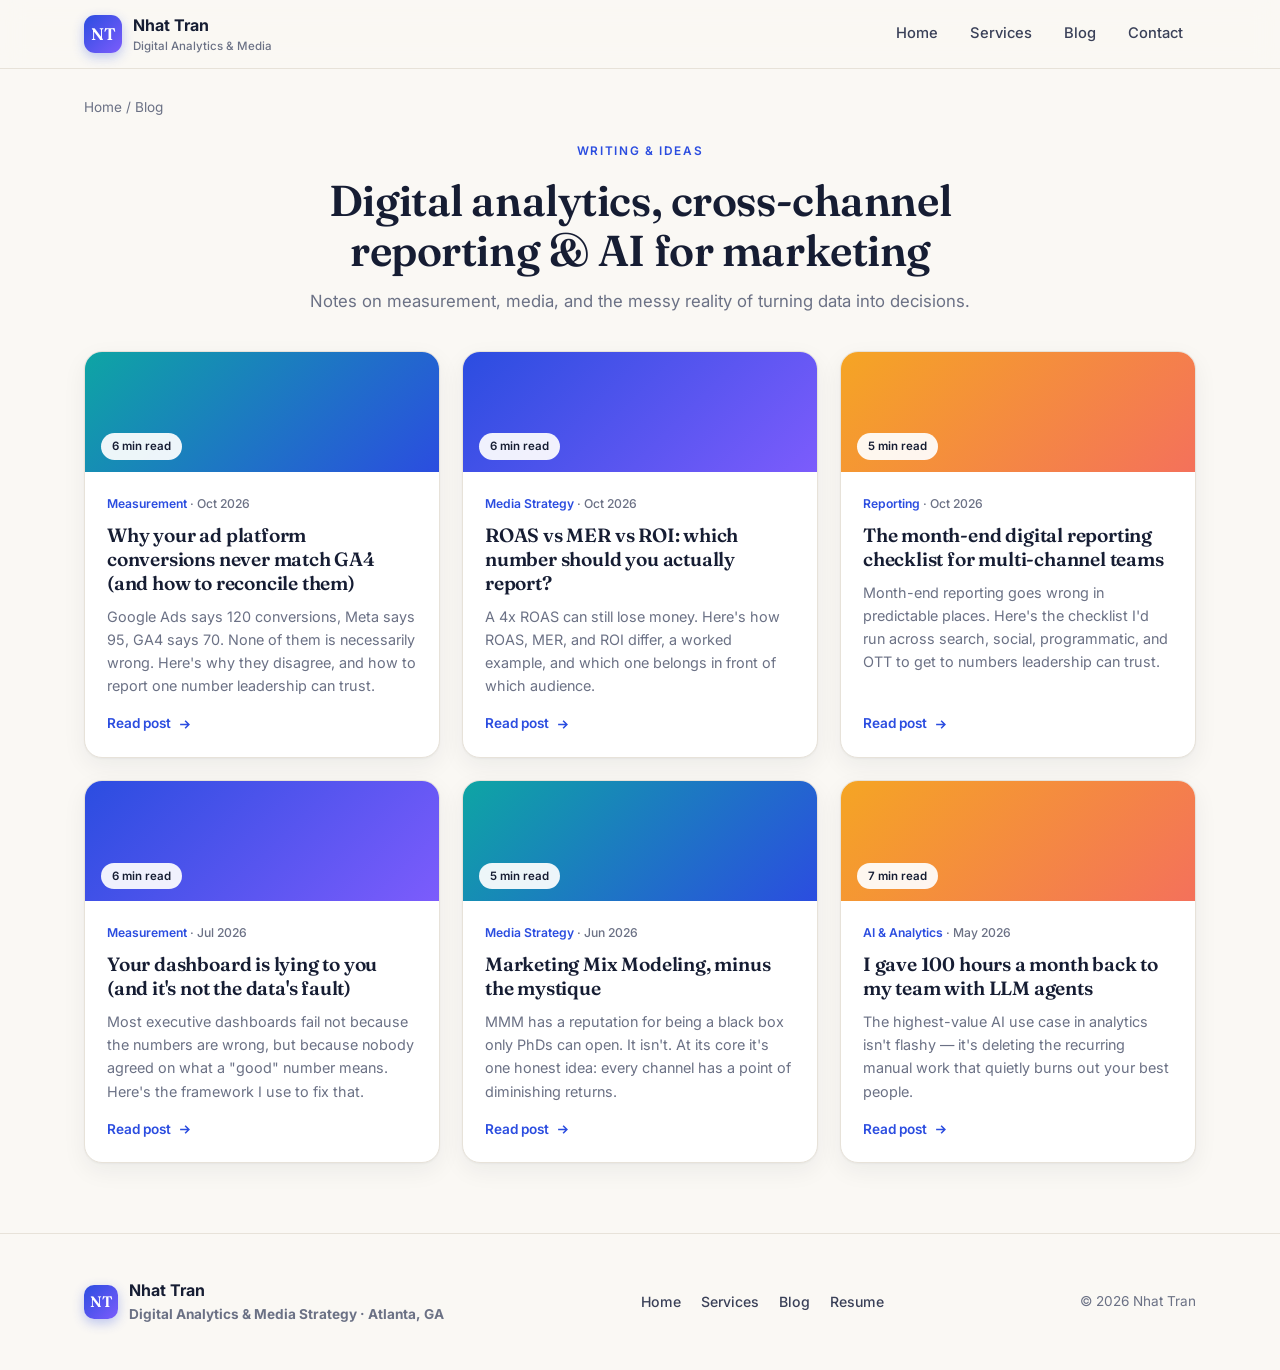
<file: blog/index.html>
<!DOCTYPE html>
<html lang="en">
<head>
<!-- Google tag (gtag.js) -->
<script async src="https://www.googletagmanager.com/gtag/js?id=G-7ZLRGKC240"></script>
<script>
  window.dataLayer = window.dataLayer || [];
  function gtag(){dataLayer.push(arguments);}
  gtag('js', new Date());

  gtag('config', 'G-7ZLRGKC240');
</script>
<meta charset="UTF-8" />
<meta name="viewport" content="width=device-width, initial-scale=1.0" />
<title>Digital Analytics &amp; Marketing Measurement Blog | Nhat Tran</title>
<meta name="description" content="Practical writing on digital analytics, cross-channel reporting, ROAS and ROI measurement, media mix modeling, and AI for marketing analytics by Nhat Tran." />
<meta name="robots" content="index, follow" />
<link rel="canonical" href="https://nhattran.co/blog/" />
<meta property="og:type" content="website" />
<meta property="og:title" content="Digital Analytics &amp; Marketing Measurement Blog | Nhat Tran" />
<meta property="og:description" content="Practical writing on digital analytics, cross-channel reporting, ROAS and ROI measurement, media mix modeling, and AI for marketing analytics by Nhat Tran." />
<meta property="og:url" content="https://nhattran.co/blog/" />
<meta property="og:image" content="https://nhattran.co/photo.jpg" />
<meta name="twitter:card" content="summary_large_image" />
<link rel="preconnect" href="https://fonts.googleapis.com" />
<link rel="preconnect" href="https://fonts.gstatic.com" crossorigin />
<link href="https://fonts.googleapis.com/css2?family=Fraunces:ital,opsz,wght@0,9..144,400..700;1,9..144,400..600&family=Inter:wght@400;500;600;700&display=swap" rel="stylesheet" />
<link rel="stylesheet" href="/blog/style.css" />
<script type="application/ld+json">
{
  "@context": "https://schema.org",
  "@type": "Blog",
  "@id": "https://nhattran.co/blog/#blog",
  "url": "https://nhattran.co/blog/",
  "name": "Nhat Tran — Digital Analytics Blog",
  "description": "Practical writing on digital analytics, cross-channel reporting, ROAS and ROI measurement, media mix modeling, and AI for marketing analytics by Nhat Tran.",
  "author": {
    "@id": "https://nhattran.co/#person"
  },
  "blogPost": [
    {
      "@type": "BlogPosting",
      "headline": "Why your ad platform conversions never match GA4 (and how to reconcile them)",
      "url": "https://nhattran.co/blog/why-platform-conversions-dont-match-ga4/",
      "datePublished": "2026-10-15"
    },
    {
      "@type": "BlogPosting",
      "headline": "ROAS vs MER vs ROI: which number should you actually report?",
      "url": "https://nhattran.co/blog/roas-vs-mer-vs-roi/",
      "datePublished": "2026-10-15"
    },
    {
      "@type": "BlogPosting",
      "headline": "The month-end digital reporting checklist for multi-channel teams",
      "url": "https://nhattran.co/blog/month-end-digital-reporting-checklist/",
      "datePublished": "2026-10-15"
    },
    {
      "@type": "BlogPosting",
      "headline": "Your dashboard is lying to you (and it's not the data's fault)",
      "url": "https://nhattran.co/blog/your-dashboard-is-lying-to-you/",
      "datePublished": "2026-07-15"
    },
    {
      "@type": "BlogPosting",
      "headline": "Marketing Mix Modeling, minus the mystique",
      "url": "https://nhattran.co/blog/marketing-mix-modeling-explained/",
      "datePublished": "2026-06-15"
    },
    {
      "@type": "BlogPosting",
      "headline": "I gave 100 hours a month back to my team with LLM agents",
      "url": "https://nhattran.co/blog/llm-agents-analytics-hours-saved/",
      "datePublished": "2026-05-15"
    }
  ]
}
</script>
</head>
<body>
<header class="nav"><div class="nav-inner">
  <a href="/" class="brand"><span class="mark">NT</span><span class="who">Nhat Tran<small>Digital Analytics &amp; Media</small></span></a>
  <nav class="nav-links"><a href="/">Home</a><a href="/#services">Services</a><a href="/blog/">Blog</a><a href="/#contact">Contact</a></nav>
</div></header>
<main class="wrap article-wrap">
  <nav class="crumbs" aria-label="Breadcrumb"><a href="/">Home</a> / Blog</nav>
  <div class="blog-head"><span class="eyebrow">Writing &amp; ideas</span><h1>Digital analytics, cross-channel reporting &amp; AI for marketing</h1>
  <p>Notes on measurement, media, and the messy reality of turning data into decisions.</p></div>
  <div class="blog-grid">
<a class="blog-card" href="/blog/why-platform-conversions-dont-match-ga4/">
  <div class="blog-cover"><div class="gr" style="background:linear-gradient(135deg,#0ea5a4,#2b4de0)"></div><span class="rd">6 min read</span></div>
  <div class="blog-body"><div class="meta"><span class="tagx">Measurement</span> · <span>Oct 2026</span></div>
  <h3>Why your ad platform conversions never match GA4 (and how to reconcile them)</h3><p>Google Ads says 120 conversions, Meta says 95, GA4 says 70. None of them is necessarily wrong. Here's why they disagree, and how to report one number leadership can trust.</p>
  <span class="read">Read post <svg viewBox="0 0 24 24" fill="none" stroke="currentColor" stroke-width="2.5"><path d="M5 12h14M13 6l6 6-6 6"/></svg></span></div></a>
<a class="blog-card" href="/blog/roas-vs-mer-vs-roi/">
  <div class="blog-cover"><div class="gr" style="background:linear-gradient(135deg,#2b4de0,#7c5cfc)"></div><span class="rd">6 min read</span></div>
  <div class="blog-body"><div class="meta"><span class="tagx">Media Strategy</span> · <span>Oct 2026</span></div>
  <h3>ROAS vs MER vs ROI: which number should you actually report?</h3><p>A 4x ROAS can still lose money. Here's how ROAS, MER, and ROI differ, a worked example, and which one belongs in front of which audience.</p>
  <span class="read">Read post <svg viewBox="0 0 24 24" fill="none" stroke="currentColor" stroke-width="2.5"><path d="M5 12h14M13 6l6 6-6 6"/></svg></span></div></a>
<a class="blog-card" href="/blog/month-end-digital-reporting-checklist/">
  <div class="blog-cover"><div class="gr" style="background:linear-gradient(135deg,#f5a524,#f4715b)"></div><span class="rd">5 min read</span></div>
  <div class="blog-body"><div class="meta"><span class="tagx">Reporting</span> · <span>Oct 2026</span></div>
  <h3>The month-end digital reporting checklist for multi-channel teams</h3><p>Month-end reporting goes wrong in predictable places. Here's the checklist I'd run across search, social, programmatic, and OTT to get to numbers leadership can trust.</p>
  <span class="read">Read post <svg viewBox="0 0 24 24" fill="none" stroke="currentColor" stroke-width="2.5"><path d="M5 12h14M13 6l6 6-6 6"/></svg></span></div></a>
<a class="blog-card" href="/blog/your-dashboard-is-lying-to-you/">
  <div class="blog-cover"><div class="gr" style="background:linear-gradient(135deg,#2b4de0,#7c5cfc)"></div><span class="rd">6 min read</span></div>
  <div class="blog-body"><div class="meta"><span class="tagx">Measurement</span> · <span>Jul 2026</span></div>
  <h3>Your dashboard is lying to you (and it's not the data's fault)</h3><p>Most executive dashboards fail not because the numbers are wrong, but because nobody agreed on what a "good" number means. Here's the framework I use to fix that.</p>
  <span class="read">Read post <svg viewBox="0 0 24 24" fill="none" stroke="currentColor" stroke-width="2.5"><path d="M5 12h14M13 6l6 6-6 6"/></svg></span></div></a>
<a class="blog-card" href="/blog/marketing-mix-modeling-explained/">
  <div class="blog-cover"><div class="gr" style="background:linear-gradient(135deg,#0ea5a4,#2b4de0)"></div><span class="rd">5 min read</span></div>
  <div class="blog-body"><div class="meta"><span class="tagx">Media Strategy</span> · <span>Jun 2026</span></div>
  <h3>Marketing Mix Modeling, minus the mystique</h3><p>MMM has a reputation for being a black box only PhDs can open. It isn't. At its core it's one honest idea: every channel has a point of diminishing returns.</p>
  <span class="read">Read post <svg viewBox="0 0 24 24" fill="none" stroke="currentColor" stroke-width="2.5"><path d="M5 12h14M13 6l6 6-6 6"/></svg></span></div></a>
<a class="blog-card" href="/blog/llm-agents-analytics-hours-saved/">
  <div class="blog-cover"><div class="gr" style="background:linear-gradient(135deg,#f5a524,#f4715b)"></div><span class="rd">7 min read</span></div>
  <div class="blog-body"><div class="meta"><span class="tagx">AI & Analytics</span> · <span>May 2026</span></div>
  <h3>I gave 100 hours a month back to my team with LLM agents</h3><p>The highest-value AI use case in analytics isn't flashy — it's deleting the recurring manual work that quietly burns out your best people.</p>
  <span class="read">Read post <svg viewBox="0 0 24 24" fill="none" stroke="currentColor" stroke-width="2.5"><path d="M5 12h14M13 6l6 6-6 6"/></svg></span></div></a>
  </div>
</main>
<footer class="site"><div class="wrap foot-inner">
  <div class="fbrand"><span class="mark">NT</span><div>Nhat Tran<p style="margin:0">Digital Analytics &amp; Media Strategy · Atlanta, GA</p></div></div>
  <div class="foot-links"><a href="/">Home</a><a href="/#services">Services</a><a href="/blog/">Blog</a><a href="/Nhat-Tran-Resume.pdf" target="_blank" data-ga="resume" data-loc="footer">Resume</a></div>
  <p>© 2026 Nhat Tran</p></div></footer>
<script>
document.addEventListener('click',function(e){var a=e.target.closest('[data-ga]');if(!a||typeof gtag!=='function')return;var m=a.dataset.ga;
gtag('event',m==='audit_request'?'generate_lead':(m==='resume'?'resume_download':'contact_click'),{method:m,link_location:a.dataset.loc||'page'});});
</script>
</body>
</html>
</file>
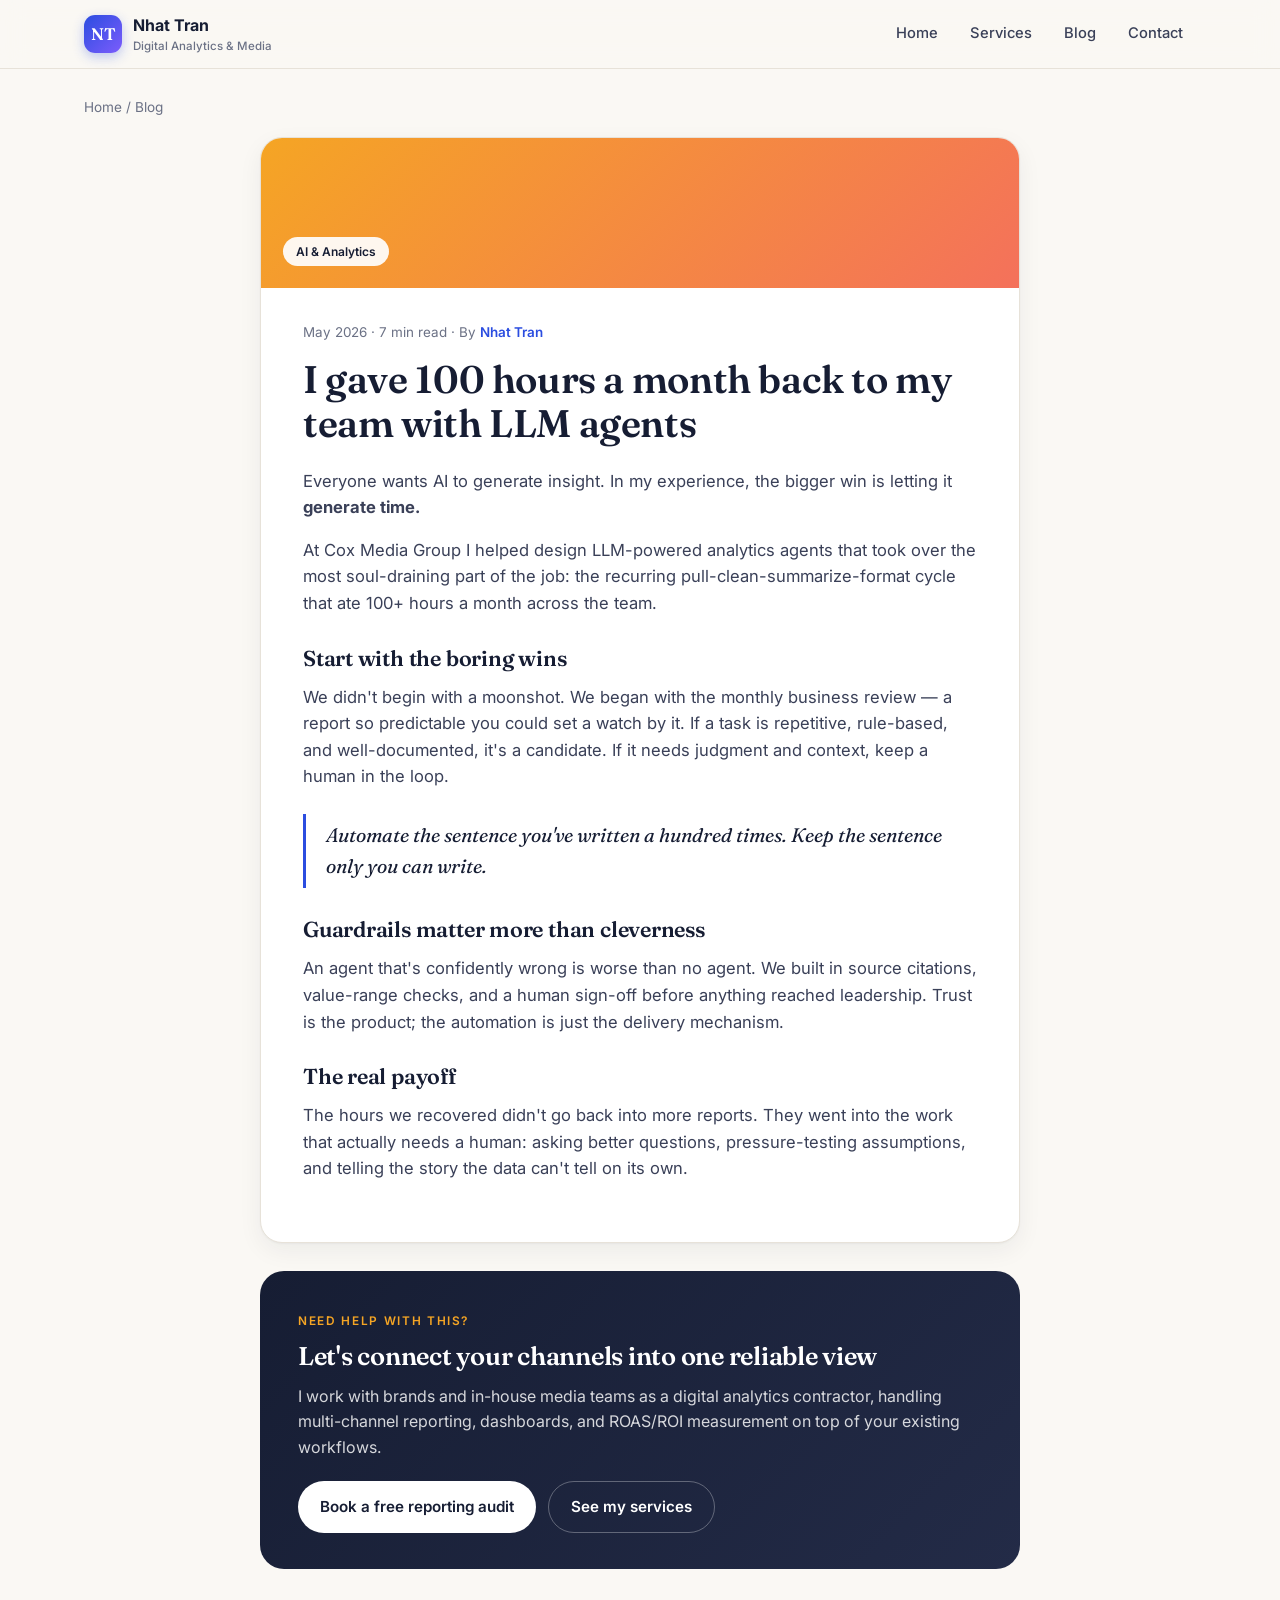
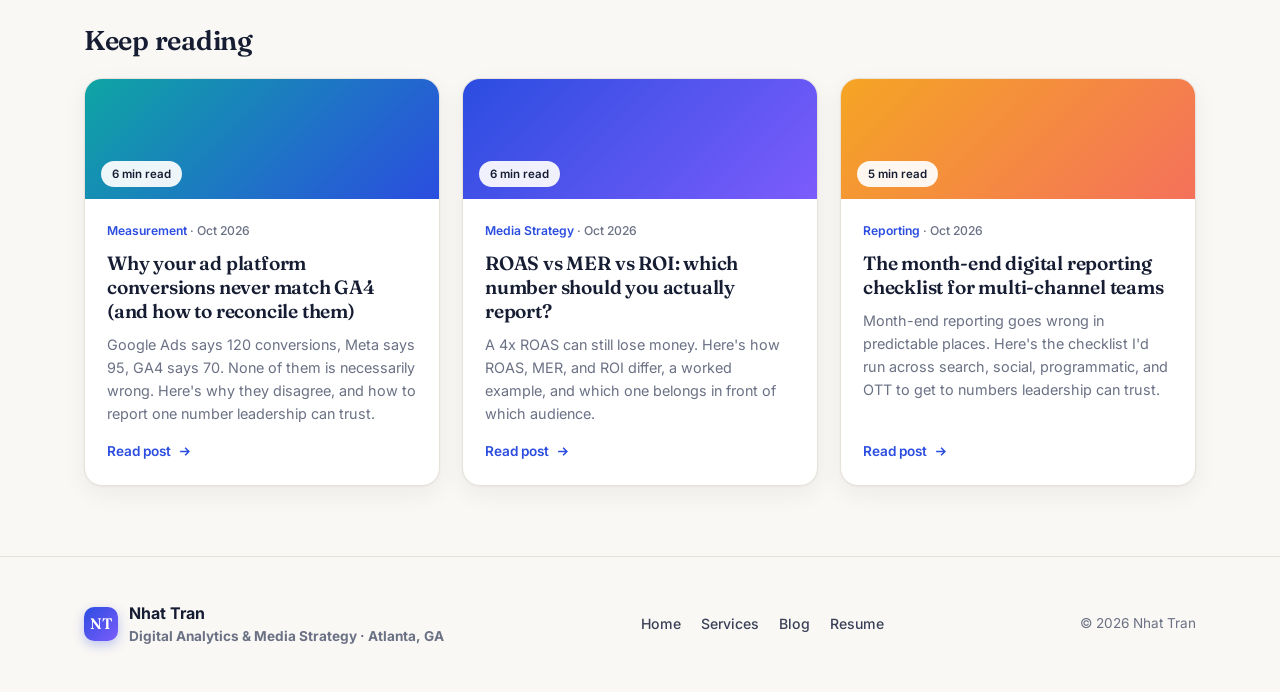
<file: blog/llm-agents-analytics-hours-saved/index.html>
<!DOCTYPE html>
<html lang="en">
<head>
<!-- Google tag (gtag.js) -->
<script async src="https://www.googletagmanager.com/gtag/js?id=G-7ZLRGKC240"></script>
<script>
  window.dataLayer = window.dataLayer || [];
  function gtag(){dataLayer.push(arguments);}
  gtag('js', new Date());

  gtag('config', 'G-7ZLRGKC240');
</script>
<meta charset="UTF-8" />
<meta name="viewport" content="width=device-width, initial-scale=1.0" />
<title>I gave 100 hours a month back to my team with LLM agents | Nhat Tran</title>
<meta name="description" content="How LLM analytics agents can automate recurring reporting, with guardrails that keep AI-generated insights trustworthy." />
<meta name="robots" content="index, follow" />
<link rel="canonical" href="https://nhattran.co/blog/llm-agents-analytics-hours-saved/" />
<meta property="og:type" content="article" />
<meta property="og:site_name" content="Nhat Tran — Digital Analytics &amp; AI Marketing" />
<meta property="og:title" content="I gave 100 hours a month back to my team with LLM agents" />
<meta property="og:description" content="How LLM analytics agents can automate recurring reporting, with guardrails that keep AI-generated insights trustworthy." />
<meta property="og:url" content="https://nhattran.co/blog/llm-agents-analytics-hours-saved/" />
<meta property="og:image" content="https://nhattran.co/photo.jpg" />
<meta property="article:published_time" content="2026-05-15" />
<meta property="article:author" content="Nhat Tran" />
<meta name="twitter:card" content="summary_large_image" />
<meta name="twitter:title" content="I gave 100 hours a month back to my team with LLM agents" />
<meta name="twitter:description" content="How LLM analytics agents can automate recurring reporting, with guardrails that keep AI-generated insights trustworthy." />
<meta name="twitter:image" content="https://nhattran.co/photo.jpg" />
<link rel="preconnect" href="https://fonts.googleapis.com" />
<link rel="preconnect" href="https://fonts.gstatic.com" crossorigin />
<link href="https://fonts.googleapis.com/css2?family=Fraunces:ital,opsz,wght@0,9..144,400..700;1,9..144,400..600&family=Inter:wght@400;500;600;700&display=swap" rel="stylesheet" />
<link rel="stylesheet" href="/blog/style.css" />
<script type="application/ld+json">
{
  "@context": "https://schema.org",
  "@graph": [
    {
      "@type": "BlogPosting",
      "@id": "https://nhattran.co/blog/llm-agents-analytics-hours-saved/#post",
      "headline": "I gave 100 hours a month back to my team with LLM agents",
      "description": "How LLM analytics agents can automate recurring reporting, with guardrails that keep AI-generated insights trustworthy.",
      "datePublished": "2026-05-15",
      "dateModified": "2026-05-15",
      "mainEntityOfPage": "https://nhattran.co/blog/llm-agents-analytics-hours-saved/",
      "url": "https://nhattran.co/blog/llm-agents-analytics-hours-saved/",
      "image": "https://nhattran.co/photo.jpg",
      "articleSection": "AI & Analytics",
      "inLanguage": "en",
      "author": {
        "@id": "https://nhattran.co/#person"
      },
      "publisher": {
        "@id": "https://nhattran.co/#person"
      }
    },
    {
      "@type": "BreadcrumbList",
      "itemListElement": [
        {
          "@type": "ListItem",
          "position": 1,
          "name": "Home",
          "item": "https://nhattran.co/"
        },
        {
          "@type": "ListItem",
          "position": 2,
          "name": "Blog",
          "item": "https://nhattran.co/blog/"
        },
        {
          "@type": "ListItem",
          "position": 3,
          "name": "I gave 100 hours a month back to my team with LLM agents",
          "item": "https://nhattran.co/blog/llm-agents-analytics-hours-saved/"
        }
      ]
    }
  ]
}
</script>
</head>
<body>
<header class="nav"><div class="nav-inner">
  <a href="/" class="brand"><span class="mark">NT</span><span class="who">Nhat Tran<small>Digital Analytics &amp; Media</small></span></a>
  <nav class="nav-links"><a href="/">Home</a><a href="/#services">Services</a><a href="/blog/">Blog</a><a href="/#contact">Contact</a></nav>
</div></header>
<main class="wrap article-wrap">
  <nav class="crumbs" aria-label="Breadcrumb"><a href="/">Home</a> / <a href="/blog/">Blog</a></nav>
  <article class="article">
    <div class="article-cover" style="background:linear-gradient(135deg,#f5a524,#f4715b)"><span class="rd">AI & Analytics</span></div>
    <div class="article-body">
      <div class="meta"><time datetime="2026-05-15">May 2026</time> · 7 min read · By <a href="/#about">Nhat Tran</a></div>
      <h1>I gave 100 hours a month back to my team with LLM agents</h1>
      <p>Everyone wants AI to generate insight. In my experience, the bigger win is letting it <strong>generate time.</strong></p>
   <p>At Cox Media Group I helped design LLM-powered analytics agents that took over the most soul-draining part of the job: the recurring pull-clean-summarize-format cycle that ate 100+ hours a month across the team.</p>
   <h3>Start with the boring wins</h3>
   <p>We didn't begin with a moonshot. We began with the monthly business review — a report so predictable you could set a watch by it. If a task is repetitive, rule-based, and well-documented, it's a candidate. If it needs judgment and context, keep a human in the loop.</p>
   <blockquote>Automate the sentence you've written a hundred times. Keep the sentence only you can write.</blockquote>
   <h3>Guardrails matter more than cleverness</h3>
   <p>An agent that's confidently wrong is worse than no agent. We built in source citations, value-range checks, and a human sign-off before anything reached leadership. Trust is the product; the automation is just the delivery mechanism.</p>
   <h3>The real payoff</h3>
   <p>The hours we recovered didn't go back into more reports. They went into the work that actually needs a human: asking better questions, pressure-testing assumptions, and telling the story the data can't tell on its own.</p>
    </div>
  </article>
  <aside class="cta-box">
    <span class="eyebrow">Need help with this?</span>
    <h2>Let's connect your channels into one reliable view</h2>
    <p>I work with brands and in-house media teams as a digital analytics contractor, handling multi-channel reporting, dashboards, and ROAS/ROI measurement on top of your existing workflows.</p>
    <div class="cta-row">
      <a class="btn btn-primary" href="mailto:nhat.tran72822@gmail.com?subject=Free%20reporting%20audit&body=Hi%20Nhat%2C%0A%0AI%27d%20like%20to%20set%20up%20a%20free%2030-minute%20reporting%20audit.%0A%0ACompany%3A%0AChannels%20we%20run%3A%0ACurrent%20reporting%20pain%3A%0A" data-ga="audit_request" data-loc="blog_post">Book a free reporting audit</a>
      <a class="btn btn-ghost" href="/#services">See my services</a>
    </div>
  </aside>
  <section class="more"><h2>Keep reading</h2><div class="blog-grid">
<a class="blog-card" href="/blog/why-platform-conversions-dont-match-ga4/">
  <div class="blog-cover"><div class="gr" style="background:linear-gradient(135deg,#0ea5a4,#2b4de0)"></div><span class="rd">6 min read</span></div>
  <div class="blog-body"><div class="meta"><span class="tagx">Measurement</span> · <span>Oct 2026</span></div>
  <h3>Why your ad platform conversions never match GA4 (and how to reconcile them)</h3><p>Google Ads says 120 conversions, Meta says 95, GA4 says 70. None of them is necessarily wrong. Here's why they disagree, and how to report one number leadership can trust.</p>
  <span class="read">Read post <svg viewBox="0 0 24 24" fill="none" stroke="currentColor" stroke-width="2.5"><path d="M5 12h14M13 6l6 6-6 6"/></svg></span></div></a>
<a class="blog-card" href="/blog/roas-vs-mer-vs-roi/">
  <div class="blog-cover"><div class="gr" style="background:linear-gradient(135deg,#2b4de0,#7c5cfc)"></div><span class="rd">6 min read</span></div>
  <div class="blog-body"><div class="meta"><span class="tagx">Media Strategy</span> · <span>Oct 2026</span></div>
  <h3>ROAS vs MER vs ROI: which number should you actually report?</h3><p>A 4x ROAS can still lose money. Here's how ROAS, MER, and ROI differ, a worked example, and which one belongs in front of which audience.</p>
  <span class="read">Read post <svg viewBox="0 0 24 24" fill="none" stroke="currentColor" stroke-width="2.5"><path d="M5 12h14M13 6l6 6-6 6"/></svg></span></div></a>
<a class="blog-card" href="/blog/month-end-digital-reporting-checklist/">
  <div class="blog-cover"><div class="gr" style="background:linear-gradient(135deg,#f5a524,#f4715b)"></div><span class="rd">5 min read</span></div>
  <div class="blog-body"><div class="meta"><span class="tagx">Reporting</span> · <span>Oct 2026</span></div>
  <h3>The month-end digital reporting checklist for multi-channel teams</h3><p>Month-end reporting goes wrong in predictable places. Here's the checklist I'd run across search, social, programmatic, and OTT to get to numbers leadership can trust.</p>
  <span class="read">Read post <svg viewBox="0 0 24 24" fill="none" stroke="currentColor" stroke-width="2.5"><path d="M5 12h14M13 6l6 6-6 6"/></svg></span></div></a>
  </div></section>
</main>
<footer class="site"><div class="wrap foot-inner">
  <div class="fbrand"><span class="mark">NT</span><div>Nhat Tran<p style="margin:0">Digital Analytics &amp; Media Strategy · Atlanta, GA</p></div></div>
  <div class="foot-links"><a href="/">Home</a><a href="/#services">Services</a><a href="/blog/">Blog</a><a href="/Nhat-Tran-Resume.pdf" target="_blank" data-ga="resume" data-loc="footer">Resume</a></div>
  <p>© 2026 Nhat Tran</p></div></footer>
<script>
document.addEventListener('click',function(e){var a=e.target.closest('[data-ga]');if(!a||typeof gtag!=='function')return;var m=a.dataset.ga;
gtag('event',m==='audit_request'?'generate_lead':(m==='resume'?'resume_download':'contact_click'),{method:m,link_location:a.dataset.loc||'page'});});
</script>
</body>
</html>
</file>
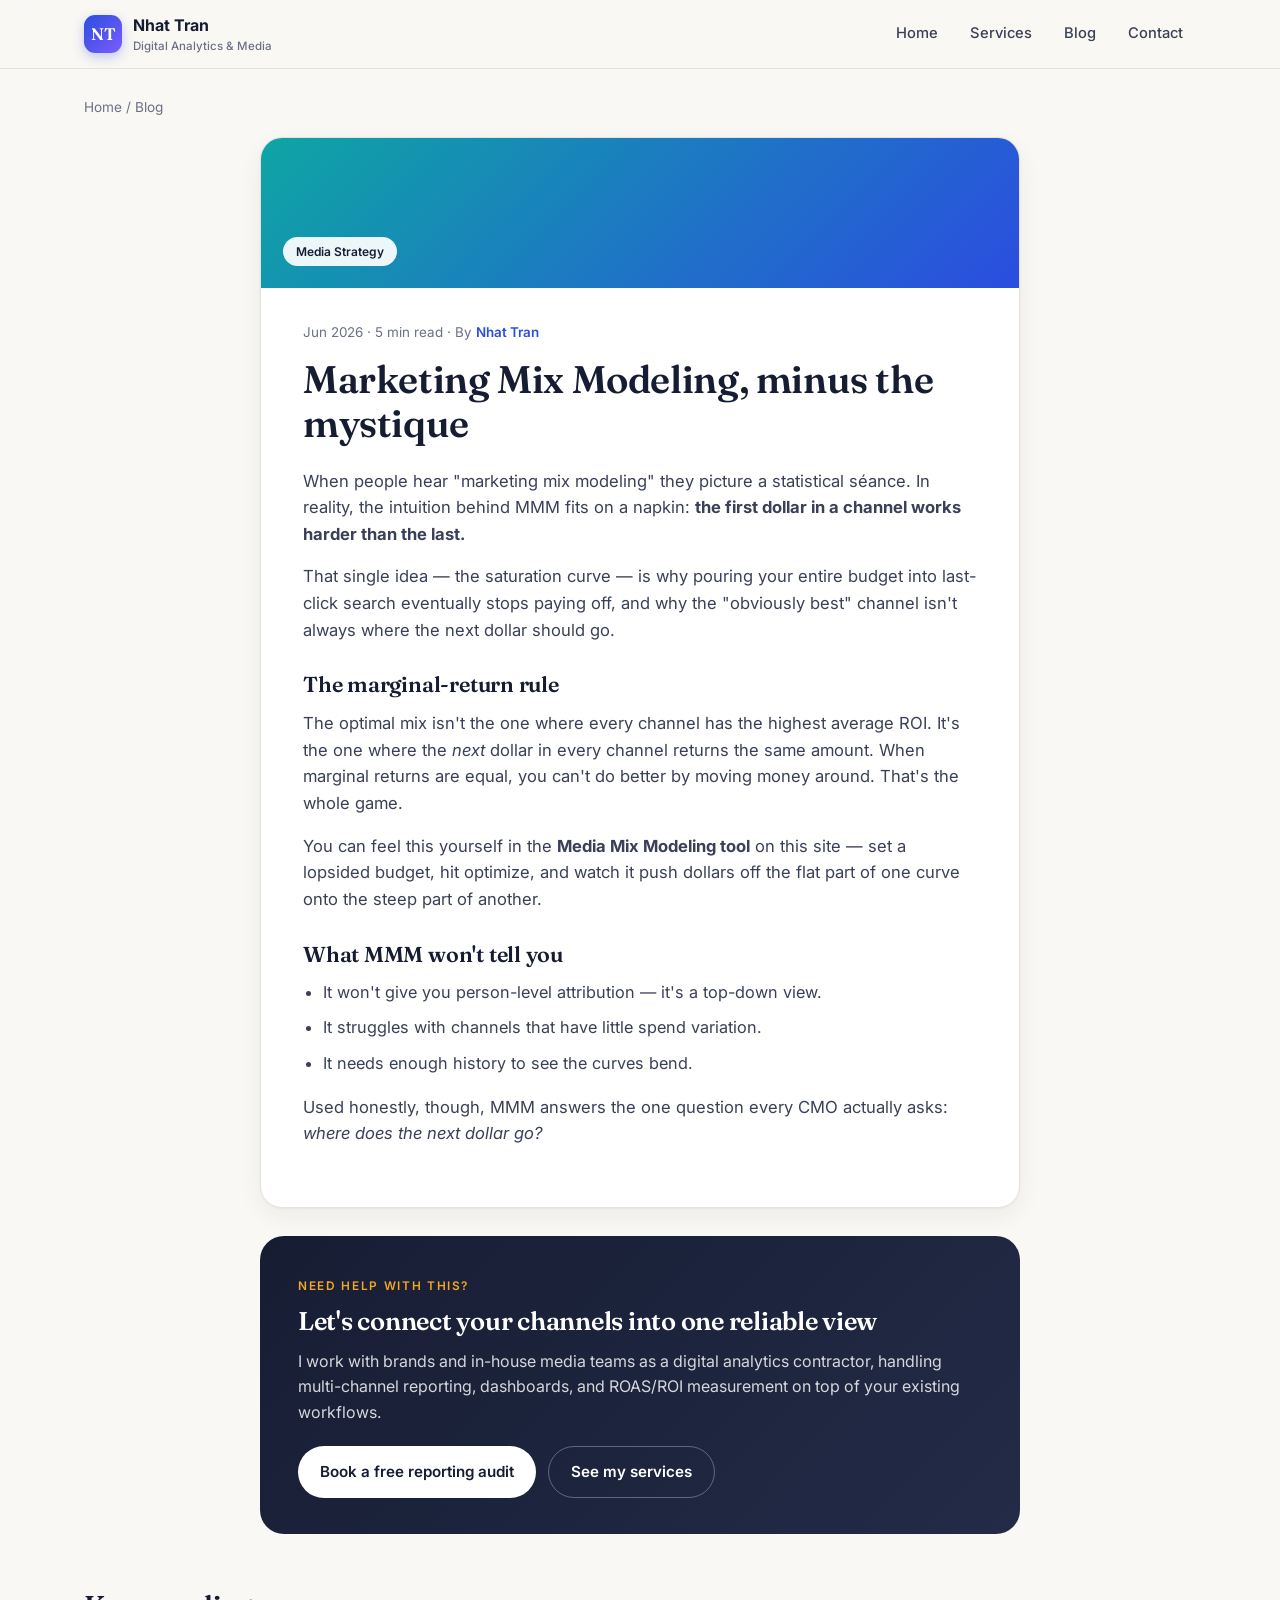
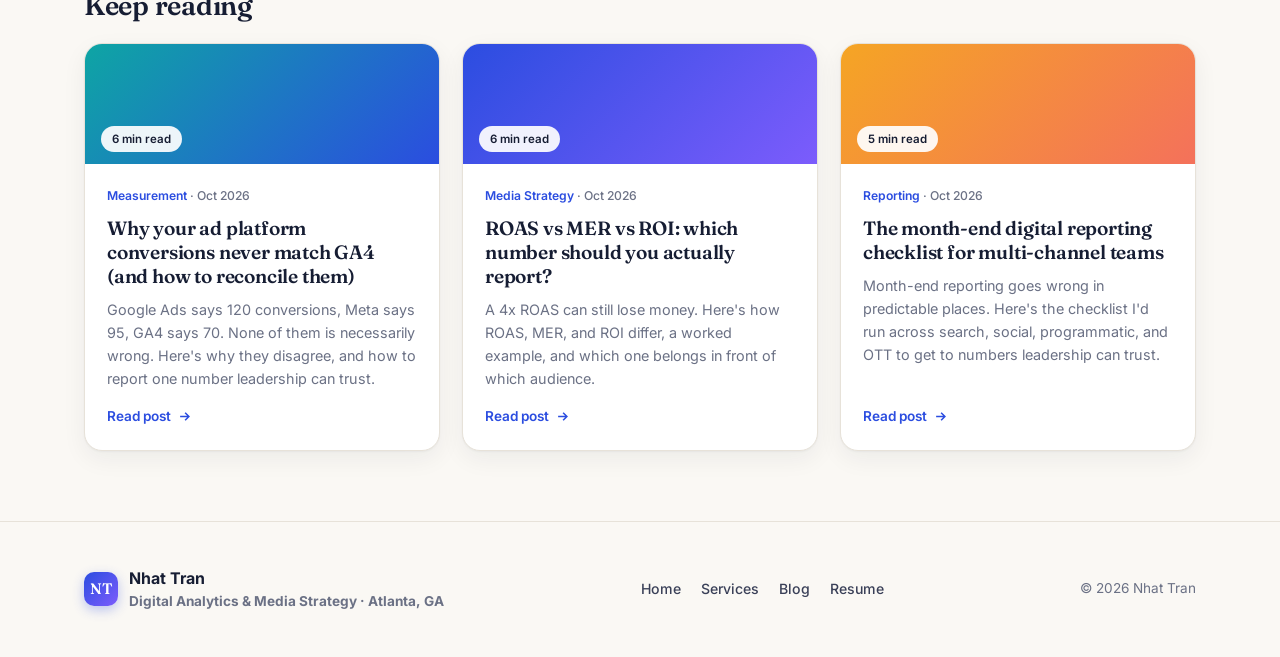
<file: blog/marketing-mix-modeling-explained/index.html>
<!DOCTYPE html>
<html lang="en">
<head>
<!-- Google tag (gtag.js) -->
<script async src="https://www.googletagmanager.com/gtag/js?id=G-7ZLRGKC240"></script>
<script>
  window.dataLayer = window.dataLayer || [];
  function gtag(){dataLayer.push(arguments);}
  gtag('js', new Date());

  gtag('config', 'G-7ZLRGKC240');
</script>
<meta charset="UTF-8" />
<meta name="viewport" content="width=device-width, initial-scale=1.0" />
<title>Marketing Mix Modeling, minus the mystique | Nhat Tran</title>
<meta name="description" content="Marketing mix modeling explained without the jargon: saturation curves, the marginal-return rule, and what MMM can and can't tell you." />
<meta name="robots" content="index, follow" />
<link rel="canonical" href="https://nhattran.co/blog/marketing-mix-modeling-explained/" />
<meta property="og:type" content="article" />
<meta property="og:site_name" content="Nhat Tran — Digital Analytics &amp; AI Marketing" />
<meta property="og:title" content="Marketing Mix Modeling, minus the mystique" />
<meta property="og:description" content="Marketing mix modeling explained without the jargon: saturation curves, the marginal-return rule, and what MMM can and can't tell you." />
<meta property="og:url" content="https://nhattran.co/blog/marketing-mix-modeling-explained/" />
<meta property="og:image" content="https://nhattran.co/photo.jpg" />
<meta property="article:published_time" content="2026-06-15" />
<meta property="article:author" content="Nhat Tran" />
<meta name="twitter:card" content="summary_large_image" />
<meta name="twitter:title" content="Marketing Mix Modeling, minus the mystique" />
<meta name="twitter:description" content="Marketing mix modeling explained without the jargon: saturation curves, the marginal-return rule, and what MMM can and can't tell you." />
<meta name="twitter:image" content="https://nhattran.co/photo.jpg" />
<link rel="preconnect" href="https://fonts.googleapis.com" />
<link rel="preconnect" href="https://fonts.gstatic.com" crossorigin />
<link href="https://fonts.googleapis.com/css2?family=Fraunces:ital,opsz,wght@0,9..144,400..700;1,9..144,400..600&family=Inter:wght@400;500;600;700&display=swap" rel="stylesheet" />
<link rel="stylesheet" href="/blog/style.css" />
<script type="application/ld+json">
{
  "@context": "https://schema.org",
  "@graph": [
    {
      "@type": "BlogPosting",
      "@id": "https://nhattran.co/blog/marketing-mix-modeling-explained/#post",
      "headline": "Marketing Mix Modeling, minus the mystique",
      "description": "Marketing mix modeling explained without the jargon: saturation curves, the marginal-return rule, and what MMM can and can't tell you.",
      "datePublished": "2026-06-15",
      "dateModified": "2026-06-15",
      "mainEntityOfPage": "https://nhattran.co/blog/marketing-mix-modeling-explained/",
      "url": "https://nhattran.co/blog/marketing-mix-modeling-explained/",
      "image": "https://nhattran.co/photo.jpg",
      "articleSection": "Media Strategy",
      "inLanguage": "en",
      "author": {
        "@id": "https://nhattran.co/#person"
      },
      "publisher": {
        "@id": "https://nhattran.co/#person"
      }
    },
    {
      "@type": "BreadcrumbList",
      "itemListElement": [
        {
          "@type": "ListItem",
          "position": 1,
          "name": "Home",
          "item": "https://nhattran.co/"
        },
        {
          "@type": "ListItem",
          "position": 2,
          "name": "Blog",
          "item": "https://nhattran.co/blog/"
        },
        {
          "@type": "ListItem",
          "position": 3,
          "name": "Marketing Mix Modeling, minus the mystique",
          "item": "https://nhattran.co/blog/marketing-mix-modeling-explained/"
        }
      ]
    }
  ]
}
</script>
</head>
<body>
<header class="nav"><div class="nav-inner">
  <a href="/" class="brand"><span class="mark">NT</span><span class="who">Nhat Tran<small>Digital Analytics &amp; Media</small></span></a>
  <nav class="nav-links"><a href="/">Home</a><a href="/#services">Services</a><a href="/blog/">Blog</a><a href="/#contact">Contact</a></nav>
</div></header>
<main class="wrap article-wrap">
  <nav class="crumbs" aria-label="Breadcrumb"><a href="/">Home</a> / <a href="/blog/">Blog</a></nav>
  <article class="article">
    <div class="article-cover" style="background:linear-gradient(135deg,#0ea5a4,#2b4de0)"><span class="rd">Media Strategy</span></div>
    <div class="article-body">
      <div class="meta"><time datetime="2026-06-15">Jun 2026</time> · 5 min read · By <a href="/#about">Nhat Tran</a></div>
      <h1>Marketing Mix Modeling, minus the mystique</h1>
      <p>When people hear "marketing mix modeling" they picture a statistical séance. In reality, the intuition behind MMM fits on a napkin: <strong>the first dollar in a channel works harder than the last.</strong></p>
   <p>That single idea — the saturation curve — is why pouring your entire budget into last-click search eventually stops paying off, and why the "obviously best" channel isn't always where the next dollar should go.</p>
   <h3>The marginal-return rule</h3>
   <p>The optimal mix isn't the one where every channel has the highest average ROI. It's the one where the <em>next</em> dollar in every channel returns the same amount. When marginal returns are equal, you can't do better by moving money around. That's the whole game.</p>
   <p>You can feel this yourself in the <strong>Media Mix Modeling tool</strong> on this site — set a lopsided budget, hit optimize, and watch it push dollars off the flat part of one curve onto the steep part of another.</p>
   <h3>What MMM won't tell you</h3>
   <ul><li>It won't give you person-level attribution — it's a top-down view.</li><li>It struggles with channels that have little spend variation.</li><li>It needs enough history to see the curves bend.</li></ul>
   <p>Used honestly, though, MMM answers the one question every CMO actually asks: <em>where does the next dollar go?</em></p>
    </div>
  </article>
  <aside class="cta-box">
    <span class="eyebrow">Need help with this?</span>
    <h2>Let's connect your channels into one reliable view</h2>
    <p>I work with brands and in-house media teams as a digital analytics contractor, handling multi-channel reporting, dashboards, and ROAS/ROI measurement on top of your existing workflows.</p>
    <div class="cta-row">
      <a class="btn btn-primary" href="mailto:nhat.tran72822@gmail.com?subject=Free%20reporting%20audit&body=Hi%20Nhat%2C%0A%0AI%27d%20like%20to%20set%20up%20a%20free%2030-minute%20reporting%20audit.%0A%0ACompany%3A%0AChannels%20we%20run%3A%0ACurrent%20reporting%20pain%3A%0A" data-ga="audit_request" data-loc="blog_post">Book a free reporting audit</a>
      <a class="btn btn-ghost" href="/#services">See my services</a>
    </div>
  </aside>
  <section class="more"><h2>Keep reading</h2><div class="blog-grid">
<a class="blog-card" href="/blog/why-platform-conversions-dont-match-ga4/">
  <div class="blog-cover"><div class="gr" style="background:linear-gradient(135deg,#0ea5a4,#2b4de0)"></div><span class="rd">6 min read</span></div>
  <div class="blog-body"><div class="meta"><span class="tagx">Measurement</span> · <span>Oct 2026</span></div>
  <h3>Why your ad platform conversions never match GA4 (and how to reconcile them)</h3><p>Google Ads says 120 conversions, Meta says 95, GA4 says 70. None of them is necessarily wrong. Here's why they disagree, and how to report one number leadership can trust.</p>
  <span class="read">Read post <svg viewBox="0 0 24 24" fill="none" stroke="currentColor" stroke-width="2.5"><path d="M5 12h14M13 6l6 6-6 6"/></svg></span></div></a>
<a class="blog-card" href="/blog/roas-vs-mer-vs-roi/">
  <div class="blog-cover"><div class="gr" style="background:linear-gradient(135deg,#2b4de0,#7c5cfc)"></div><span class="rd">6 min read</span></div>
  <div class="blog-body"><div class="meta"><span class="tagx">Media Strategy</span> · <span>Oct 2026</span></div>
  <h3>ROAS vs MER vs ROI: which number should you actually report?</h3><p>A 4x ROAS can still lose money. Here's how ROAS, MER, and ROI differ, a worked example, and which one belongs in front of which audience.</p>
  <span class="read">Read post <svg viewBox="0 0 24 24" fill="none" stroke="currentColor" stroke-width="2.5"><path d="M5 12h14M13 6l6 6-6 6"/></svg></span></div></a>
<a class="blog-card" href="/blog/month-end-digital-reporting-checklist/">
  <div class="blog-cover"><div class="gr" style="background:linear-gradient(135deg,#f5a524,#f4715b)"></div><span class="rd">5 min read</span></div>
  <div class="blog-body"><div class="meta"><span class="tagx">Reporting</span> · <span>Oct 2026</span></div>
  <h3>The month-end digital reporting checklist for multi-channel teams</h3><p>Month-end reporting goes wrong in predictable places. Here's the checklist I'd run across search, social, programmatic, and OTT to get to numbers leadership can trust.</p>
  <span class="read">Read post <svg viewBox="0 0 24 24" fill="none" stroke="currentColor" stroke-width="2.5"><path d="M5 12h14M13 6l6 6-6 6"/></svg></span></div></a>
  </div></section>
</main>
<footer class="site"><div class="wrap foot-inner">
  <div class="fbrand"><span class="mark">NT</span><div>Nhat Tran<p style="margin:0">Digital Analytics &amp; Media Strategy · Atlanta, GA</p></div></div>
  <div class="foot-links"><a href="/">Home</a><a href="/#services">Services</a><a href="/blog/">Blog</a><a href="/Nhat-Tran-Resume.pdf" target="_blank" data-ga="resume" data-loc="footer">Resume</a></div>
  <p>© 2026 Nhat Tran</p></div></footer>
<script>
document.addEventListener('click',function(e){var a=e.target.closest('[data-ga]');if(!a||typeof gtag!=='function')return;var m=a.dataset.ga;
gtag('event',m==='audit_request'?'generate_lead':(m==='resume'?'resume_download':'contact_click'),{method:m,link_location:a.dataset.loc||'page'});});
</script>
</body>
</html>
</file>
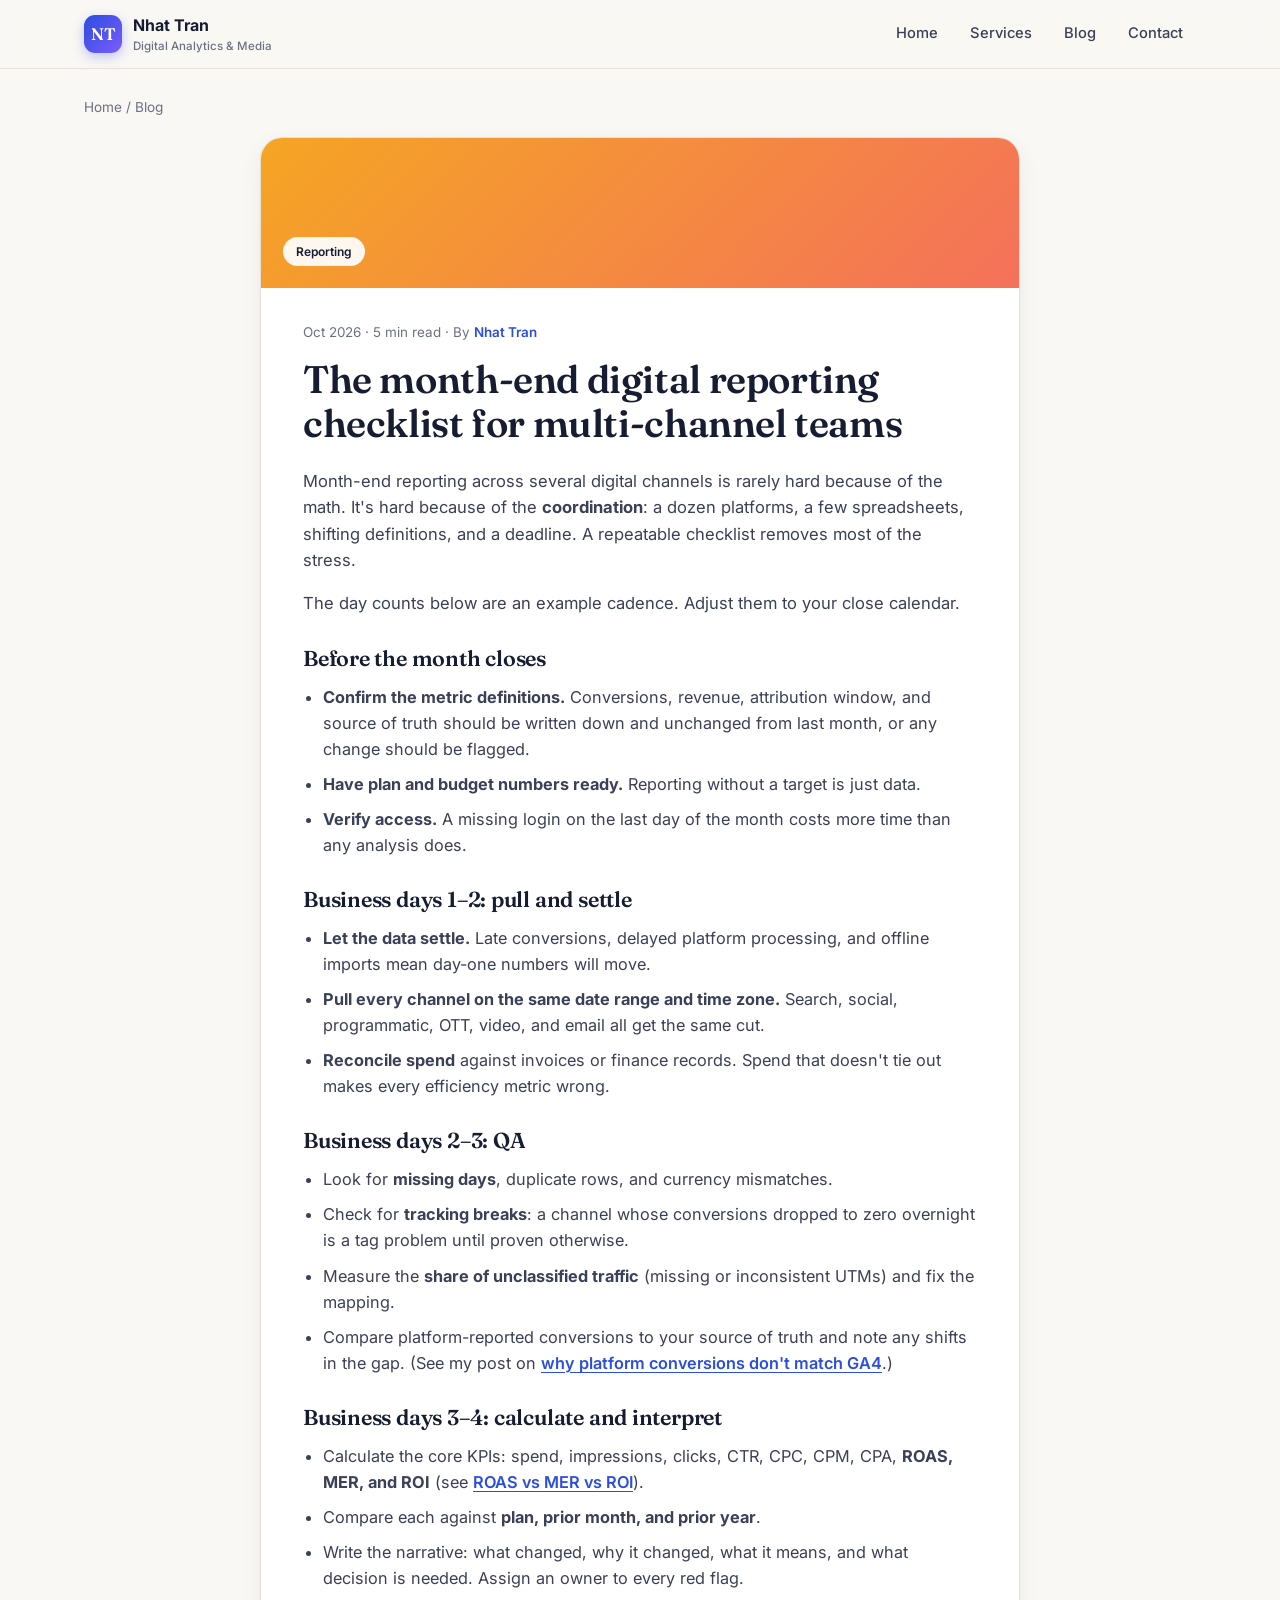
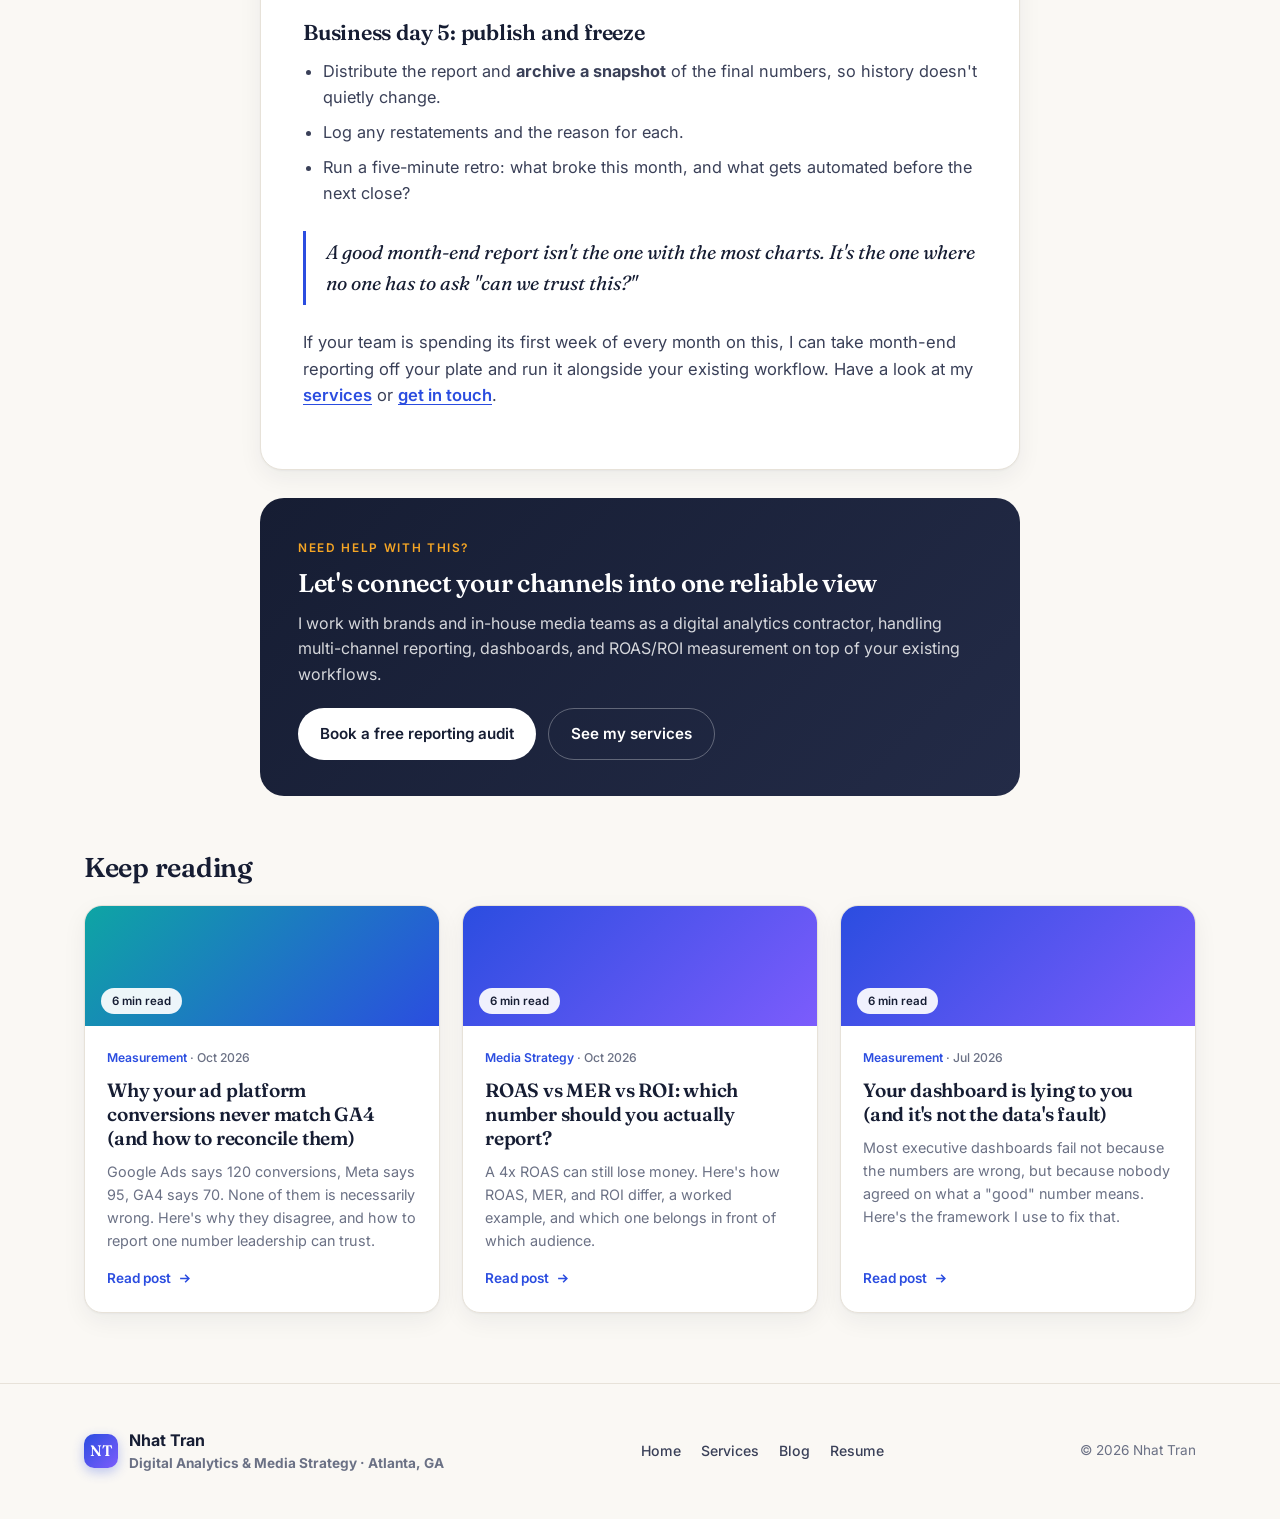
<file: blog/month-end-digital-reporting-checklist/index.html>
<!DOCTYPE html>
<html lang="en">
<head>
<!-- Google tag (gtag.js) -->
<script async src="https://www.googletagmanager.com/gtag/js?id=G-7ZLRGKC240"></script>
<script>
  window.dataLayer = window.dataLayer || [];
  function gtag(){dataLayer.push(arguments);}
  gtag('js', new Date());

  gtag('config', 'G-7ZLRGKC240');
</script>
<meta charset="UTF-8" />
<meta name="viewport" content="width=device-width, initial-scale=1.0" />
<title>The month-end digital reporting checklist for multi-channel teams | Nhat Tran</title>
<meta name="description" content="A step-by-step month-end digital marketing reporting checklist: lock definitions, reconcile spend, QA the data, calculate ROAS and ROI, and write the narrative leadership needs." />
<meta name="robots" content="index, follow" />
<link rel="canonical" href="https://nhattran.co/blog/month-end-digital-reporting-checklist/" />
<meta property="og:type" content="article" />
<meta property="og:site_name" content="Nhat Tran — Digital Analytics &amp; AI Marketing" />
<meta property="og:title" content="The month-end digital reporting checklist for multi-channel teams" />
<meta property="og:description" content="A step-by-step month-end digital marketing reporting checklist: lock definitions, reconcile spend, QA the data, calculate ROAS and ROI, and write the narrative leadership needs." />
<meta property="og:url" content="https://nhattran.co/blog/month-end-digital-reporting-checklist/" />
<meta property="og:image" content="https://nhattran.co/photo.jpg" />
<meta property="article:published_time" content="2026-10-15" />
<meta property="article:author" content="Nhat Tran" />
<meta name="twitter:card" content="summary_large_image" />
<meta name="twitter:title" content="The month-end digital reporting checklist for multi-channel teams" />
<meta name="twitter:description" content="A step-by-step month-end digital marketing reporting checklist: lock definitions, reconcile spend, QA the data, calculate ROAS and ROI, and write the narrative leadership needs." />
<meta name="twitter:image" content="https://nhattran.co/photo.jpg" />
<link rel="preconnect" href="https://fonts.googleapis.com" />
<link rel="preconnect" href="https://fonts.gstatic.com" crossorigin />
<link href="https://fonts.googleapis.com/css2?family=Fraunces:ital,opsz,wght@0,9..144,400..700;1,9..144,400..600&family=Inter:wght@400;500;600;700&display=swap" rel="stylesheet" />
<link rel="stylesheet" href="/blog/style.css" />
<script type="application/ld+json">
{
  "@context": "https://schema.org",
  "@graph": [
    {
      "@type": "BlogPosting",
      "@id": "https://nhattran.co/blog/month-end-digital-reporting-checklist/#post",
      "headline": "The month-end digital reporting checklist for multi-channel teams",
      "description": "A step-by-step month-end digital marketing reporting checklist: lock definitions, reconcile spend, QA the data, calculate ROAS and ROI, and write the narrative leadership needs.",
      "datePublished": "2026-10-15",
      "dateModified": "2026-10-15",
      "mainEntityOfPage": "https://nhattran.co/blog/month-end-digital-reporting-checklist/",
      "url": "https://nhattran.co/blog/month-end-digital-reporting-checklist/",
      "image": "https://nhattran.co/photo.jpg",
      "articleSection": "Reporting",
      "inLanguage": "en",
      "author": {
        "@id": "https://nhattran.co/#person"
      },
      "publisher": {
        "@id": "https://nhattran.co/#person"
      }
    },
    {
      "@type": "BreadcrumbList",
      "itemListElement": [
        {
          "@type": "ListItem",
          "position": 1,
          "name": "Home",
          "item": "https://nhattran.co/"
        },
        {
          "@type": "ListItem",
          "position": 2,
          "name": "Blog",
          "item": "https://nhattran.co/blog/"
        },
        {
          "@type": "ListItem",
          "position": 3,
          "name": "The month-end digital reporting checklist for multi-channel teams",
          "item": "https://nhattran.co/blog/month-end-digital-reporting-checklist/"
        }
      ]
    }
  ]
}
</script>
</head>
<body>
<header class="nav"><div class="nav-inner">
  <a href="/" class="brand"><span class="mark">NT</span><span class="who">Nhat Tran<small>Digital Analytics &amp; Media</small></span></a>
  <nav class="nav-links"><a href="/">Home</a><a href="/#services">Services</a><a href="/blog/">Blog</a><a href="/#contact">Contact</a></nav>
</div></header>
<main class="wrap article-wrap">
  <nav class="crumbs" aria-label="Breadcrumb"><a href="/">Home</a> / <a href="/blog/">Blog</a></nav>
  <article class="article">
    <div class="article-cover" style="background:linear-gradient(135deg,#f5a524,#f4715b)"><span class="rd">Reporting</span></div>
    <div class="article-body">
      <div class="meta"><time datetime="2026-10-15">Oct 2026</time> · 5 min read · By <a href="/#about">Nhat Tran</a></div>
      <h1>The month-end digital reporting checklist for multi-channel teams</h1>
      <p>Month-end reporting across several digital channels is rarely hard because of the math. It's hard because of the <strong>coordination</strong>: a dozen platforms, a few spreadsheets, shifting definitions, and a deadline. A repeatable checklist removes most of the stress.</p>
<p>The day counts below are an example cadence. Adjust them to your close calendar.</p>
<h3>Before the month closes</h3>
<ul>
<li><strong>Confirm the metric definitions.</strong> Conversions, revenue, attribution window, and source of truth should be written down and unchanged from last month, or any change should be flagged.</li>
<li><strong>Have plan and budget numbers ready.</strong> Reporting without a target is just data.</li>
<li><strong>Verify access.</strong> A missing login on the last day of the month costs more time than any analysis does.</li>
</ul>
<h3>Business days 1–2: pull and settle</h3>
<ul>
<li><strong>Let the data settle.</strong> Late conversions, delayed platform processing, and offline imports mean day-one numbers will move.</li>
<li><strong>Pull every channel on the same date range and time zone.</strong> Search, social, programmatic, OTT, video, and email all get the same cut.</li>
<li><strong>Reconcile spend</strong> against invoices or finance records. Spend that doesn't tie out makes every efficiency metric wrong.</li>
</ul>
<h3>Business days 2–3: QA</h3>
<ul>
<li>Look for <strong>missing days</strong>, duplicate rows, and currency mismatches.</li>
<li>Check for <strong>tracking breaks</strong>: a channel whose conversions dropped to zero overnight is a tag problem until proven otherwise.</li>
<li>Measure the <strong>share of unclassified traffic</strong> (missing or inconsistent UTMs) and fix the mapping.</li>
<li>Compare platform-reported conversions to your source of truth and note any shifts in the gap. (See my post on <a href="/blog/why-platform-conversions-dont-match-ga4/">why platform conversions don't match GA4</a>.)</li>
</ul>
<h3>Business days 3–4: calculate and interpret</h3>
<ul>
<li>Calculate the core KPIs: spend, impressions, clicks, CTR, CPC, CPM, CPA, <strong>ROAS, MER, and ROI</strong> (see <a href="/blog/roas-vs-mer-vs-roi/">ROAS vs MER vs ROI</a>).</li>
<li>Compare each against <strong>plan, prior month, and prior year</strong>.</li>
<li>Write the narrative: what changed, why it changed, what it means, and what decision is needed. Assign an owner to every red flag.</li>
</ul>
<h3>Business day 5: publish and freeze</h3>
<ul>
<li>Distribute the report and <strong>archive a snapshot</strong> of the final numbers, so history doesn't quietly change.</li>
<li>Log any restatements and the reason for each.</li>
<li>Run a five-minute retro: what broke this month, and what gets automated before the next close?</li>
</ul>
<blockquote>A good month-end report isn't the one with the most charts. It's the one where no one has to ask "can we trust this?"</blockquote>
<p>If your team is spending its first week of every month on this, I can take month-end reporting off your plate and run it alongside your existing workflow. Have a look at my <a href="/#services">services</a> or <a href="/#contact">get in touch</a>.</p>
    </div>
  </article>
  <aside class="cta-box">
    <span class="eyebrow">Need help with this?</span>
    <h2>Let's connect your channels into one reliable view</h2>
    <p>I work with brands and in-house media teams as a digital analytics contractor, handling multi-channel reporting, dashboards, and ROAS/ROI measurement on top of your existing workflows.</p>
    <div class="cta-row">
      <a class="btn btn-primary" href="mailto:nhat.tran72822@gmail.com?subject=Free%20reporting%20audit&body=Hi%20Nhat%2C%0A%0AI%27d%20like%20to%20set%20up%20a%20free%2030-minute%20reporting%20audit.%0A%0ACompany%3A%0AChannels%20we%20run%3A%0ACurrent%20reporting%20pain%3A%0A" data-ga="audit_request" data-loc="blog_post">Book a free reporting audit</a>
      <a class="btn btn-ghost" href="/#services">See my services</a>
    </div>
  </aside>
  <section class="more"><h2>Keep reading</h2><div class="blog-grid">
<a class="blog-card" href="/blog/why-platform-conversions-dont-match-ga4/">
  <div class="blog-cover"><div class="gr" style="background:linear-gradient(135deg,#0ea5a4,#2b4de0)"></div><span class="rd">6 min read</span></div>
  <div class="blog-body"><div class="meta"><span class="tagx">Measurement</span> · <span>Oct 2026</span></div>
  <h3>Why your ad platform conversions never match GA4 (and how to reconcile them)</h3><p>Google Ads says 120 conversions, Meta says 95, GA4 says 70. None of them is necessarily wrong. Here's why they disagree, and how to report one number leadership can trust.</p>
  <span class="read">Read post <svg viewBox="0 0 24 24" fill="none" stroke="currentColor" stroke-width="2.5"><path d="M5 12h14M13 6l6 6-6 6"/></svg></span></div></a>
<a class="blog-card" href="/blog/roas-vs-mer-vs-roi/">
  <div class="blog-cover"><div class="gr" style="background:linear-gradient(135deg,#2b4de0,#7c5cfc)"></div><span class="rd">6 min read</span></div>
  <div class="blog-body"><div class="meta"><span class="tagx">Media Strategy</span> · <span>Oct 2026</span></div>
  <h3>ROAS vs MER vs ROI: which number should you actually report?</h3><p>A 4x ROAS can still lose money. Here's how ROAS, MER, and ROI differ, a worked example, and which one belongs in front of which audience.</p>
  <span class="read">Read post <svg viewBox="0 0 24 24" fill="none" stroke="currentColor" stroke-width="2.5"><path d="M5 12h14M13 6l6 6-6 6"/></svg></span></div></a>
<a class="blog-card" href="/blog/your-dashboard-is-lying-to-you/">
  <div class="blog-cover"><div class="gr" style="background:linear-gradient(135deg,#2b4de0,#7c5cfc)"></div><span class="rd">6 min read</span></div>
  <div class="blog-body"><div class="meta"><span class="tagx">Measurement</span> · <span>Jul 2026</span></div>
  <h3>Your dashboard is lying to you (and it's not the data's fault)</h3><p>Most executive dashboards fail not because the numbers are wrong, but because nobody agreed on what a "good" number means. Here's the framework I use to fix that.</p>
  <span class="read">Read post <svg viewBox="0 0 24 24" fill="none" stroke="currentColor" stroke-width="2.5"><path d="M5 12h14M13 6l6 6-6 6"/></svg></span></div></a>
  </div></section>
</main>
<footer class="site"><div class="wrap foot-inner">
  <div class="fbrand"><span class="mark">NT</span><div>Nhat Tran<p style="margin:0">Digital Analytics &amp; Media Strategy · Atlanta, GA</p></div></div>
  <div class="foot-links"><a href="/">Home</a><a href="/#services">Services</a><a href="/blog/">Blog</a><a href="/Nhat-Tran-Resume.pdf" target="_blank" data-ga="resume" data-loc="footer">Resume</a></div>
  <p>© 2026 Nhat Tran</p></div></footer>
<script>
document.addEventListener('click',function(e){var a=e.target.closest('[data-ga]');if(!a||typeof gtag!=='function')return;var m=a.dataset.ga;
gtag('event',m==='audit_request'?'generate_lead':(m==='resume'?'resume_download':'contact_click'),{method:m,link_location:a.dataset.loc||'page'});});
</script>
</body>
</html>
</file>
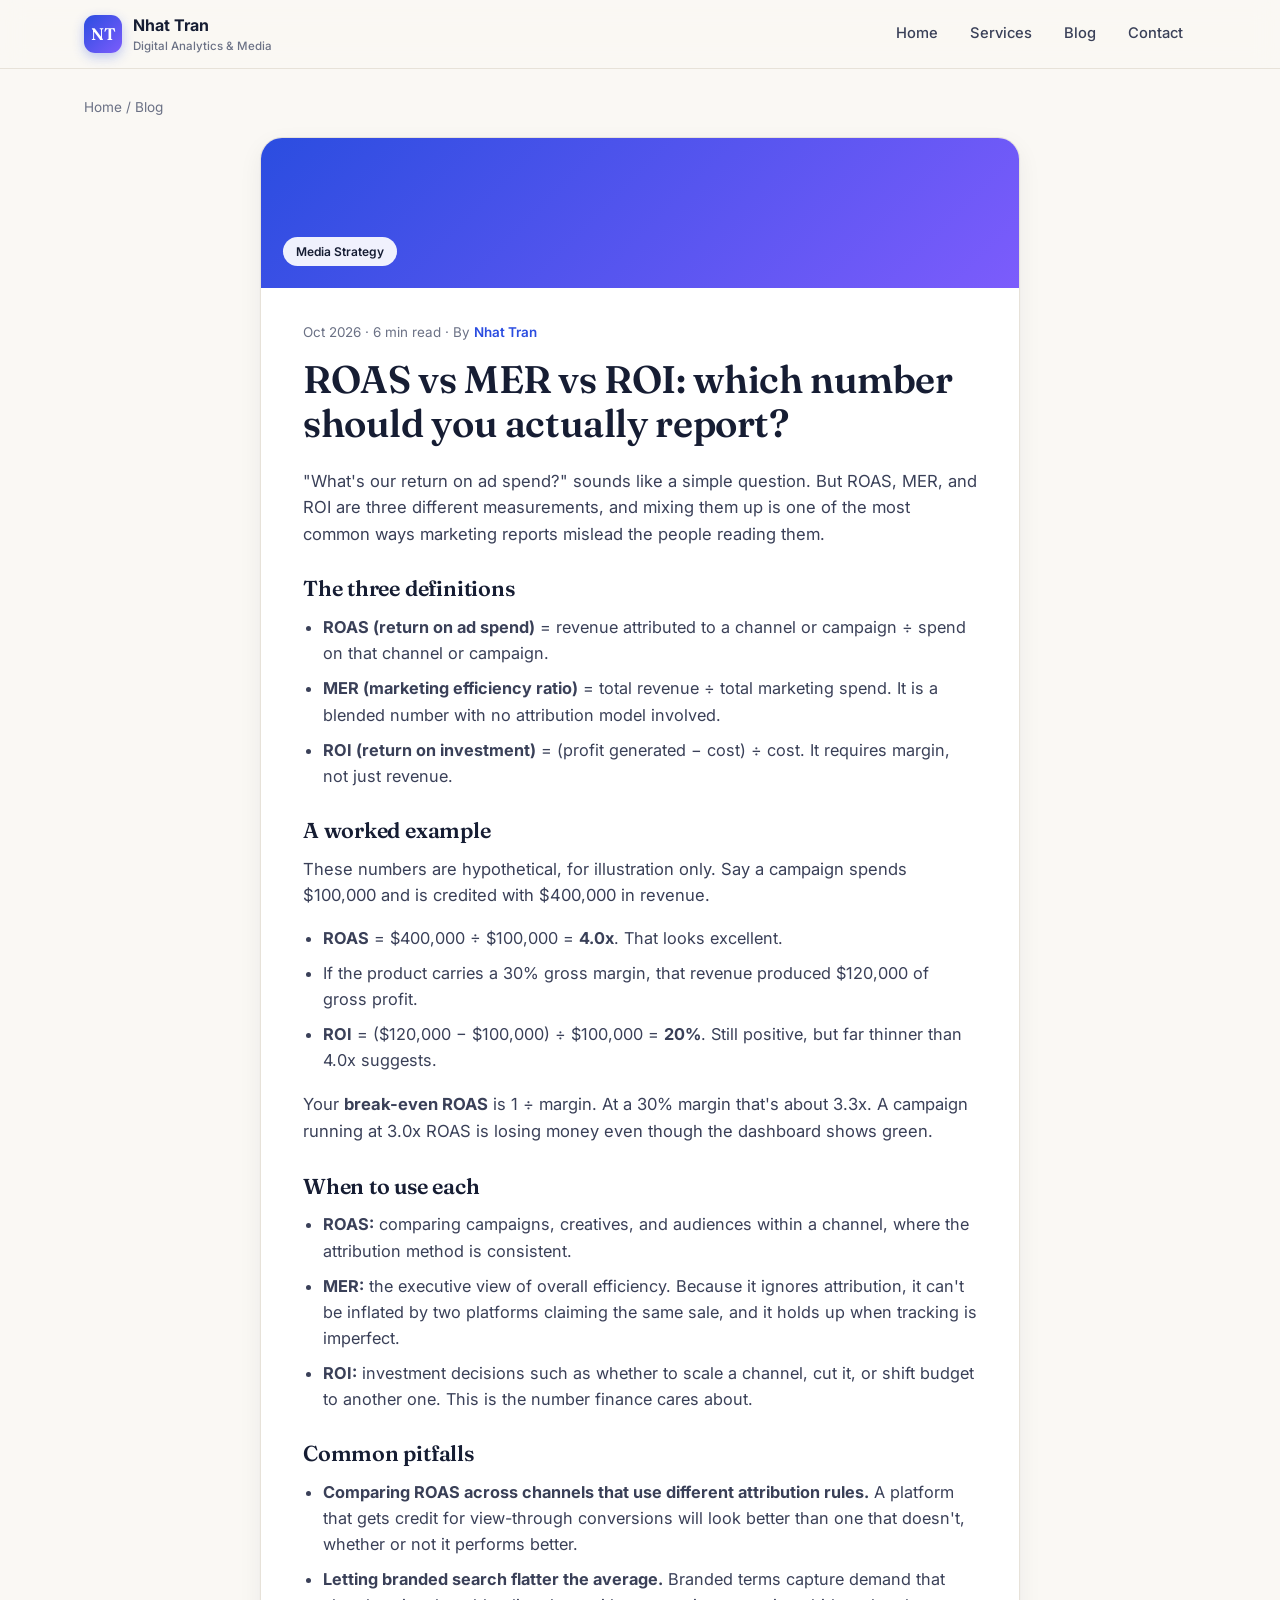
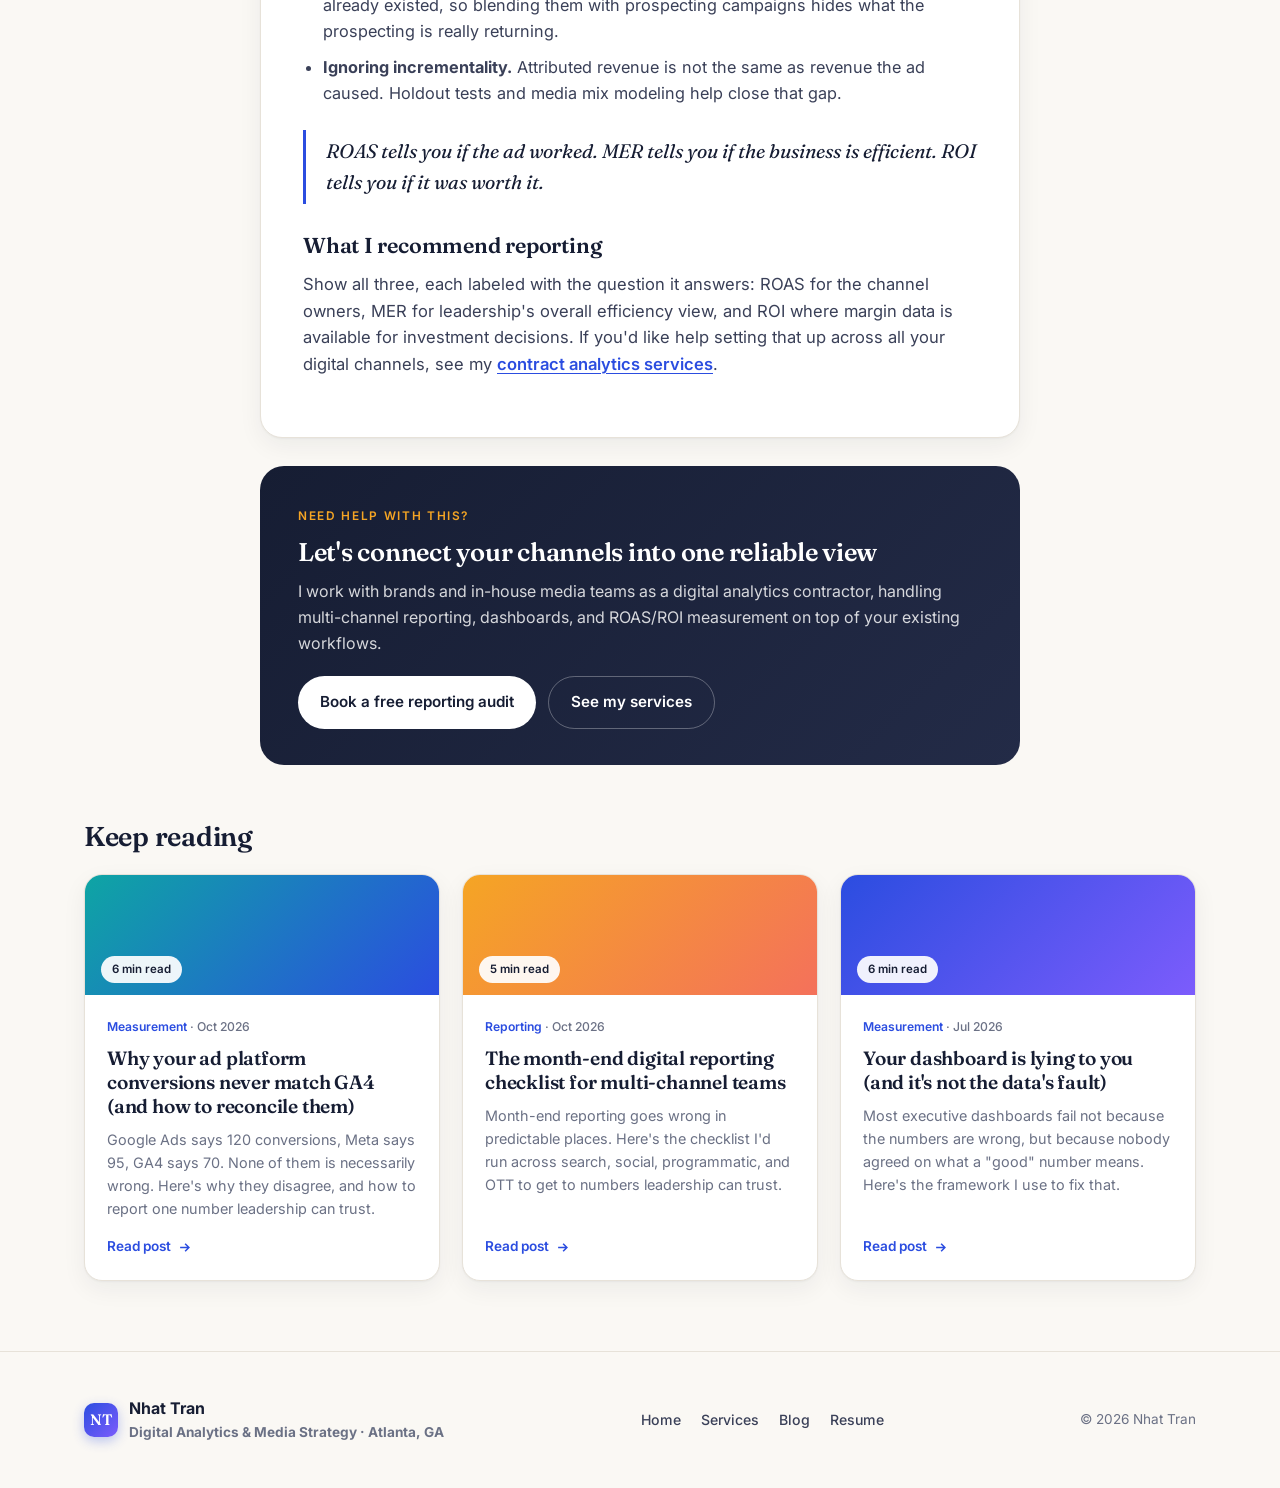
<file: blog/roas-vs-mer-vs-roi/index.html>
<!DOCTYPE html>
<html lang="en">
<head>
<!-- Google tag (gtag.js) -->
<script async src="https://www.googletagmanager.com/gtag/js?id=G-7ZLRGKC240"></script>
<script>
  window.dataLayer = window.dataLayer || [];
  function gtag(){dataLayer.push(arguments);}
  gtag('js', new Date());

  gtag('config', 'G-7ZLRGKC240');
</script>
<meta charset="UTF-8" />
<meta name="viewport" content="width=device-width, initial-scale=1.0" />
<title>ROAS vs MER vs ROI: which number should you actually report? | Nhat Tran</title>
<meta name="description" content="ROAS, MER, and ROI answer different questions. Learn the formulas, a worked example, and when to use each metric for cross-channel marketing measurement." />
<meta name="robots" content="index, follow" />
<link rel="canonical" href="https://nhattran.co/blog/roas-vs-mer-vs-roi/" />
<meta property="og:type" content="article" />
<meta property="og:site_name" content="Nhat Tran — Digital Analytics &amp; AI Marketing" />
<meta property="og:title" content="ROAS vs MER vs ROI: which number should you actually report?" />
<meta property="og:description" content="ROAS, MER, and ROI answer different questions. Learn the formulas, a worked example, and when to use each metric for cross-channel marketing measurement." />
<meta property="og:url" content="https://nhattran.co/blog/roas-vs-mer-vs-roi/" />
<meta property="og:image" content="https://nhattran.co/photo.jpg" />
<meta property="article:published_time" content="2026-10-15" />
<meta property="article:author" content="Nhat Tran" />
<meta name="twitter:card" content="summary_large_image" />
<meta name="twitter:title" content="ROAS vs MER vs ROI: which number should you actually report?" />
<meta name="twitter:description" content="ROAS, MER, and ROI answer different questions. Learn the formulas, a worked example, and when to use each metric for cross-channel marketing measurement." />
<meta name="twitter:image" content="https://nhattran.co/photo.jpg" />
<link rel="preconnect" href="https://fonts.googleapis.com" />
<link rel="preconnect" href="https://fonts.gstatic.com" crossorigin />
<link href="https://fonts.googleapis.com/css2?family=Fraunces:ital,opsz,wght@0,9..144,400..700;1,9..144,400..600&family=Inter:wght@400;500;600;700&display=swap" rel="stylesheet" />
<link rel="stylesheet" href="/blog/style.css" />
<script type="application/ld+json">
{
  "@context": "https://schema.org",
  "@graph": [
    {
      "@type": "BlogPosting",
      "@id": "https://nhattran.co/blog/roas-vs-mer-vs-roi/#post",
      "headline": "ROAS vs MER vs ROI: which number should you actually report?",
      "description": "ROAS, MER, and ROI answer different questions. Learn the formulas, a worked example, and when to use each metric for cross-channel marketing measurement.",
      "datePublished": "2026-10-15",
      "dateModified": "2026-10-15",
      "mainEntityOfPage": "https://nhattran.co/blog/roas-vs-mer-vs-roi/",
      "url": "https://nhattran.co/blog/roas-vs-mer-vs-roi/",
      "image": "https://nhattran.co/photo.jpg",
      "articleSection": "Media Strategy",
      "inLanguage": "en",
      "author": {
        "@id": "https://nhattran.co/#person"
      },
      "publisher": {
        "@id": "https://nhattran.co/#person"
      }
    },
    {
      "@type": "BreadcrumbList",
      "itemListElement": [
        {
          "@type": "ListItem",
          "position": 1,
          "name": "Home",
          "item": "https://nhattran.co/"
        },
        {
          "@type": "ListItem",
          "position": 2,
          "name": "Blog",
          "item": "https://nhattran.co/blog/"
        },
        {
          "@type": "ListItem",
          "position": 3,
          "name": "ROAS vs MER vs ROI: which number should you actually report?",
          "item": "https://nhattran.co/blog/roas-vs-mer-vs-roi/"
        }
      ]
    }
  ]
}
</script>
</head>
<body>
<header class="nav"><div class="nav-inner">
  <a href="/" class="brand"><span class="mark">NT</span><span class="who">Nhat Tran<small>Digital Analytics &amp; Media</small></span></a>
  <nav class="nav-links"><a href="/">Home</a><a href="/#services">Services</a><a href="/blog/">Blog</a><a href="/#contact">Contact</a></nav>
</div></header>
<main class="wrap article-wrap">
  <nav class="crumbs" aria-label="Breadcrumb"><a href="/">Home</a> / <a href="/blog/">Blog</a></nav>
  <article class="article">
    <div class="article-cover" style="background:linear-gradient(135deg,#2b4de0,#7c5cfc)"><span class="rd">Media Strategy</span></div>
    <div class="article-body">
      <div class="meta"><time datetime="2026-10-15">Oct 2026</time> · 6 min read · By <a href="/#about">Nhat Tran</a></div>
      <h1>ROAS vs MER vs ROI: which number should you actually report?</h1>
      <p>"What's our return on ad spend?" sounds like a simple question. But ROAS, MER, and ROI are three different measurements, and mixing them up is one of the most common ways marketing reports mislead the people reading them.</p>
<h3>The three definitions</h3>
<ul>
<li><strong>ROAS (return on ad spend)</strong> = revenue attributed to a channel or campaign ÷ spend on that channel or campaign.</li>
<li><strong>MER (marketing efficiency ratio)</strong> = total revenue ÷ total marketing spend. It is a blended number with no attribution model involved.</li>
<li><strong>ROI (return on investment)</strong> = (profit generated − cost) ÷ cost. It requires margin, not just revenue.</li>
</ul>
<h3>A worked example</h3>
<p>These numbers are hypothetical, for illustration only. Say a campaign spends $100,000 and is credited with $400,000 in revenue.</p>
<ul>
<li><strong>ROAS</strong> = $400,000 ÷ $100,000 = <strong>4.0x</strong>. That looks excellent.</li>
<li>If the product carries a 30% gross margin, that revenue produced $120,000 of gross profit.</li>
<li><strong>ROI</strong> = ($120,000 − $100,000) ÷ $100,000 = <strong>20%</strong>. Still positive, but far thinner than 4.0x suggests.</li>
</ul>
<p>Your <strong>break-even ROAS</strong> is 1 ÷ margin. At a 30% margin that's about 3.3x. A campaign running at 3.0x ROAS is losing money even though the dashboard shows green.</p>
<h3>When to use each</h3>
<ul>
<li><strong>ROAS:</strong> comparing campaigns, creatives, and audiences within a channel, where the attribution method is consistent.</li>
<li><strong>MER:</strong> the executive view of overall efficiency. Because it ignores attribution, it can't be inflated by two platforms claiming the same sale, and it holds up when tracking is imperfect.</li>
<li><strong>ROI:</strong> investment decisions such as whether to scale a channel, cut it, or shift budget to another one. This is the number finance cares about.</li>
</ul>
<h3>Common pitfalls</h3>
<ul>
<li><strong>Comparing ROAS across channels that use different attribution rules.</strong> A platform that gets credit for view-through conversions will look better than one that doesn't, whether or not it performs better.</li>
<li><strong>Letting branded search flatter the average.</strong> Branded terms capture demand that already existed, so blending them with prospecting campaigns hides what the prospecting is really returning.</li>
<li><strong>Ignoring incrementality.</strong> Attributed revenue is not the same as revenue the ad caused. Holdout tests and media mix modeling help close that gap.</li>
</ul>
<blockquote>ROAS tells you if the ad worked. MER tells you if the business is efficient. ROI tells you if it was worth it.</blockquote>
<h3>What I recommend reporting</h3>
<p>Show all three, each labeled with the question it answers: ROAS for the channel owners, MER for leadership's overall efficiency view, and ROI where margin data is available for investment decisions. If you'd like help setting that up across all your digital channels, see my <a href="/#services">contract analytics services</a>.</p>
    </div>
  </article>
  <aside class="cta-box">
    <span class="eyebrow">Need help with this?</span>
    <h2>Let's connect your channels into one reliable view</h2>
    <p>I work with brands and in-house media teams as a digital analytics contractor, handling multi-channel reporting, dashboards, and ROAS/ROI measurement on top of your existing workflows.</p>
    <div class="cta-row">
      <a class="btn btn-primary" href="mailto:nhat.tran72822@gmail.com?subject=Free%20reporting%20audit&body=Hi%20Nhat%2C%0A%0AI%27d%20like%20to%20set%20up%20a%20free%2030-minute%20reporting%20audit.%0A%0ACompany%3A%0AChannels%20we%20run%3A%0ACurrent%20reporting%20pain%3A%0A" data-ga="audit_request" data-loc="blog_post">Book a free reporting audit</a>
      <a class="btn btn-ghost" href="/#services">See my services</a>
    </div>
  </aside>
  <section class="more"><h2>Keep reading</h2><div class="blog-grid">
<a class="blog-card" href="/blog/why-platform-conversions-dont-match-ga4/">
  <div class="blog-cover"><div class="gr" style="background:linear-gradient(135deg,#0ea5a4,#2b4de0)"></div><span class="rd">6 min read</span></div>
  <div class="blog-body"><div class="meta"><span class="tagx">Measurement</span> · <span>Oct 2026</span></div>
  <h3>Why your ad platform conversions never match GA4 (and how to reconcile them)</h3><p>Google Ads says 120 conversions, Meta says 95, GA4 says 70. None of them is necessarily wrong. Here's why they disagree, and how to report one number leadership can trust.</p>
  <span class="read">Read post <svg viewBox="0 0 24 24" fill="none" stroke="currentColor" stroke-width="2.5"><path d="M5 12h14M13 6l6 6-6 6"/></svg></span></div></a>
<a class="blog-card" href="/blog/month-end-digital-reporting-checklist/">
  <div class="blog-cover"><div class="gr" style="background:linear-gradient(135deg,#f5a524,#f4715b)"></div><span class="rd">5 min read</span></div>
  <div class="blog-body"><div class="meta"><span class="tagx">Reporting</span> · <span>Oct 2026</span></div>
  <h3>The month-end digital reporting checklist for multi-channel teams</h3><p>Month-end reporting goes wrong in predictable places. Here's the checklist I'd run across search, social, programmatic, and OTT to get to numbers leadership can trust.</p>
  <span class="read">Read post <svg viewBox="0 0 24 24" fill="none" stroke="currentColor" stroke-width="2.5"><path d="M5 12h14M13 6l6 6-6 6"/></svg></span></div></a>
<a class="blog-card" href="/blog/your-dashboard-is-lying-to-you/">
  <div class="blog-cover"><div class="gr" style="background:linear-gradient(135deg,#2b4de0,#7c5cfc)"></div><span class="rd">6 min read</span></div>
  <div class="blog-body"><div class="meta"><span class="tagx">Measurement</span> · <span>Jul 2026</span></div>
  <h3>Your dashboard is lying to you (and it's not the data's fault)</h3><p>Most executive dashboards fail not because the numbers are wrong, but because nobody agreed on what a "good" number means. Here's the framework I use to fix that.</p>
  <span class="read">Read post <svg viewBox="0 0 24 24" fill="none" stroke="currentColor" stroke-width="2.5"><path d="M5 12h14M13 6l6 6-6 6"/></svg></span></div></a>
  </div></section>
</main>
<footer class="site"><div class="wrap foot-inner">
  <div class="fbrand"><span class="mark">NT</span><div>Nhat Tran<p style="margin:0">Digital Analytics &amp; Media Strategy · Atlanta, GA</p></div></div>
  <div class="foot-links"><a href="/">Home</a><a href="/#services">Services</a><a href="/blog/">Blog</a><a href="/Nhat-Tran-Resume.pdf" target="_blank" data-ga="resume" data-loc="footer">Resume</a></div>
  <p>© 2026 Nhat Tran</p></div></footer>
<script>
document.addEventListener('click',function(e){var a=e.target.closest('[data-ga]');if(!a||typeof gtag!=='function')return;var m=a.dataset.ga;
gtag('event',m==='audit_request'?'generate_lead':(m==='resume'?'resume_download':'contact_click'),{method:m,link_location:a.dataset.loc||'page'});});
</script>
</body>
</html>
</file>
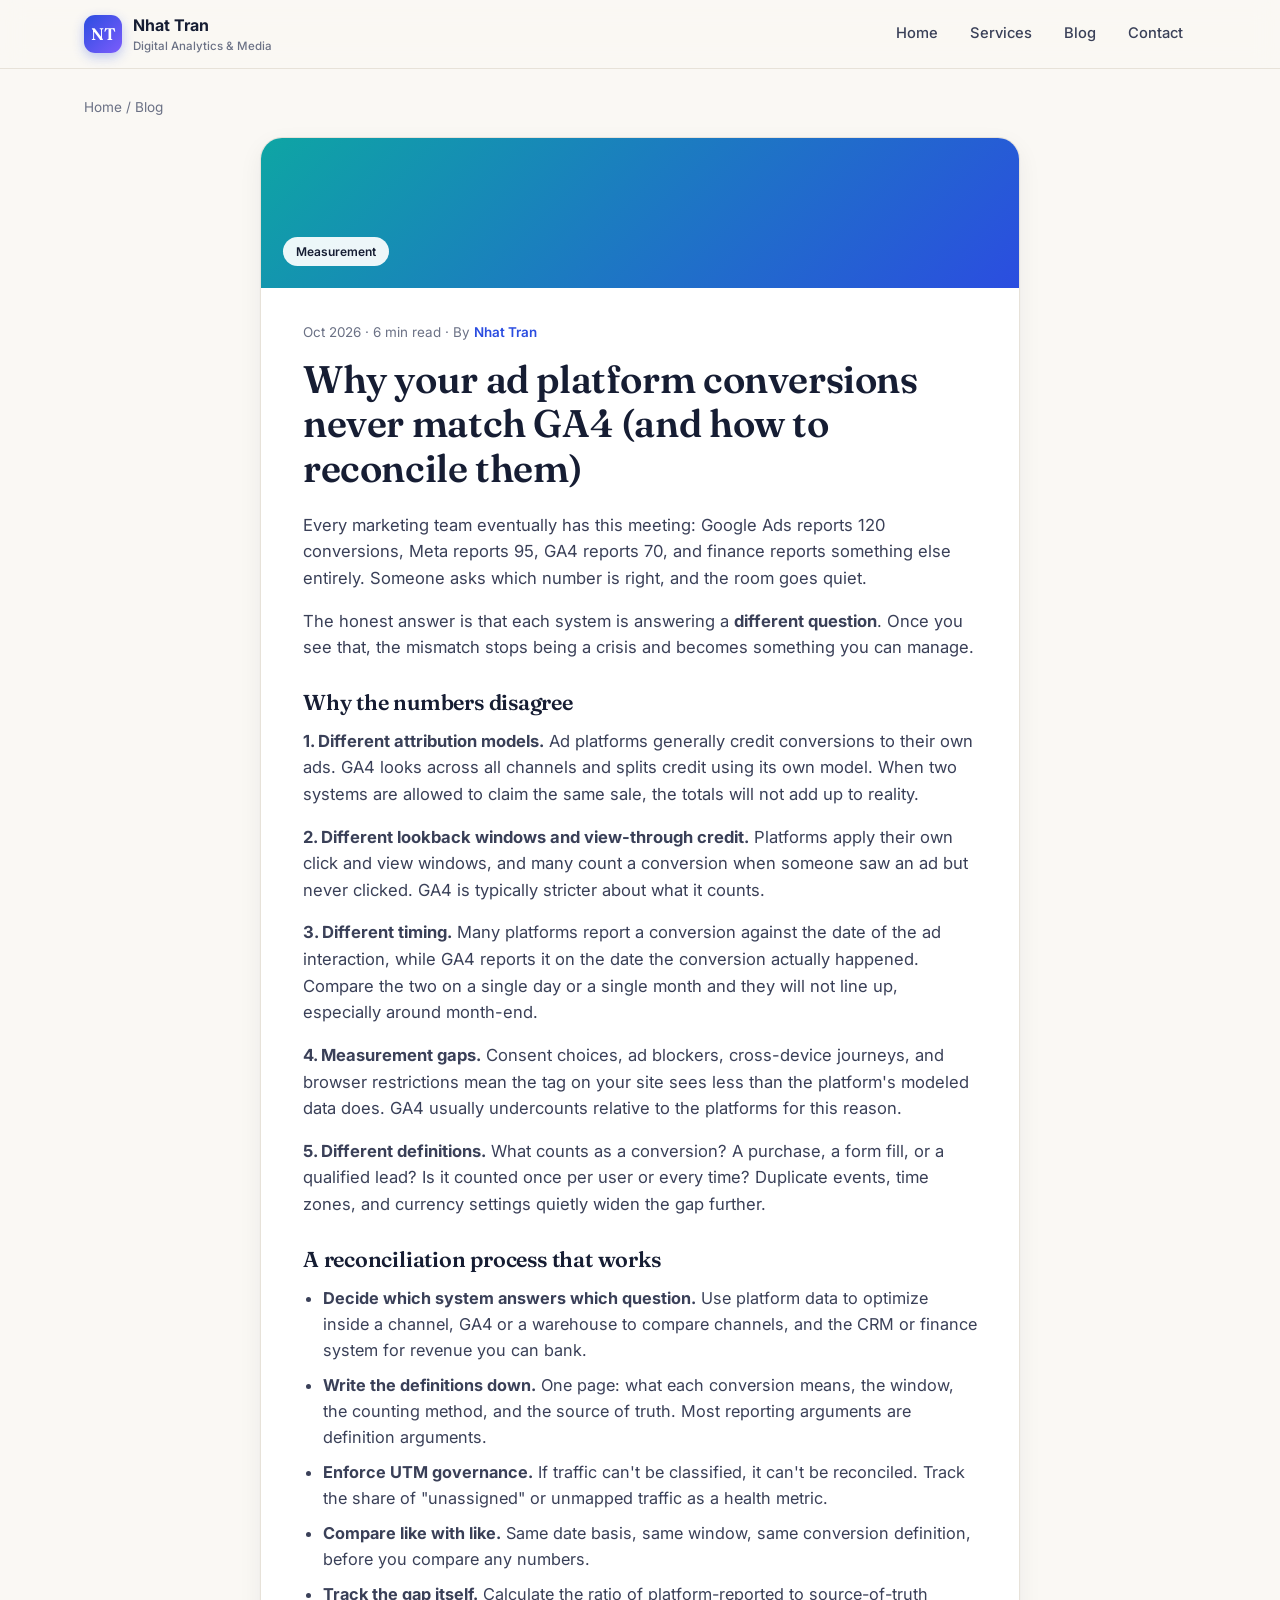
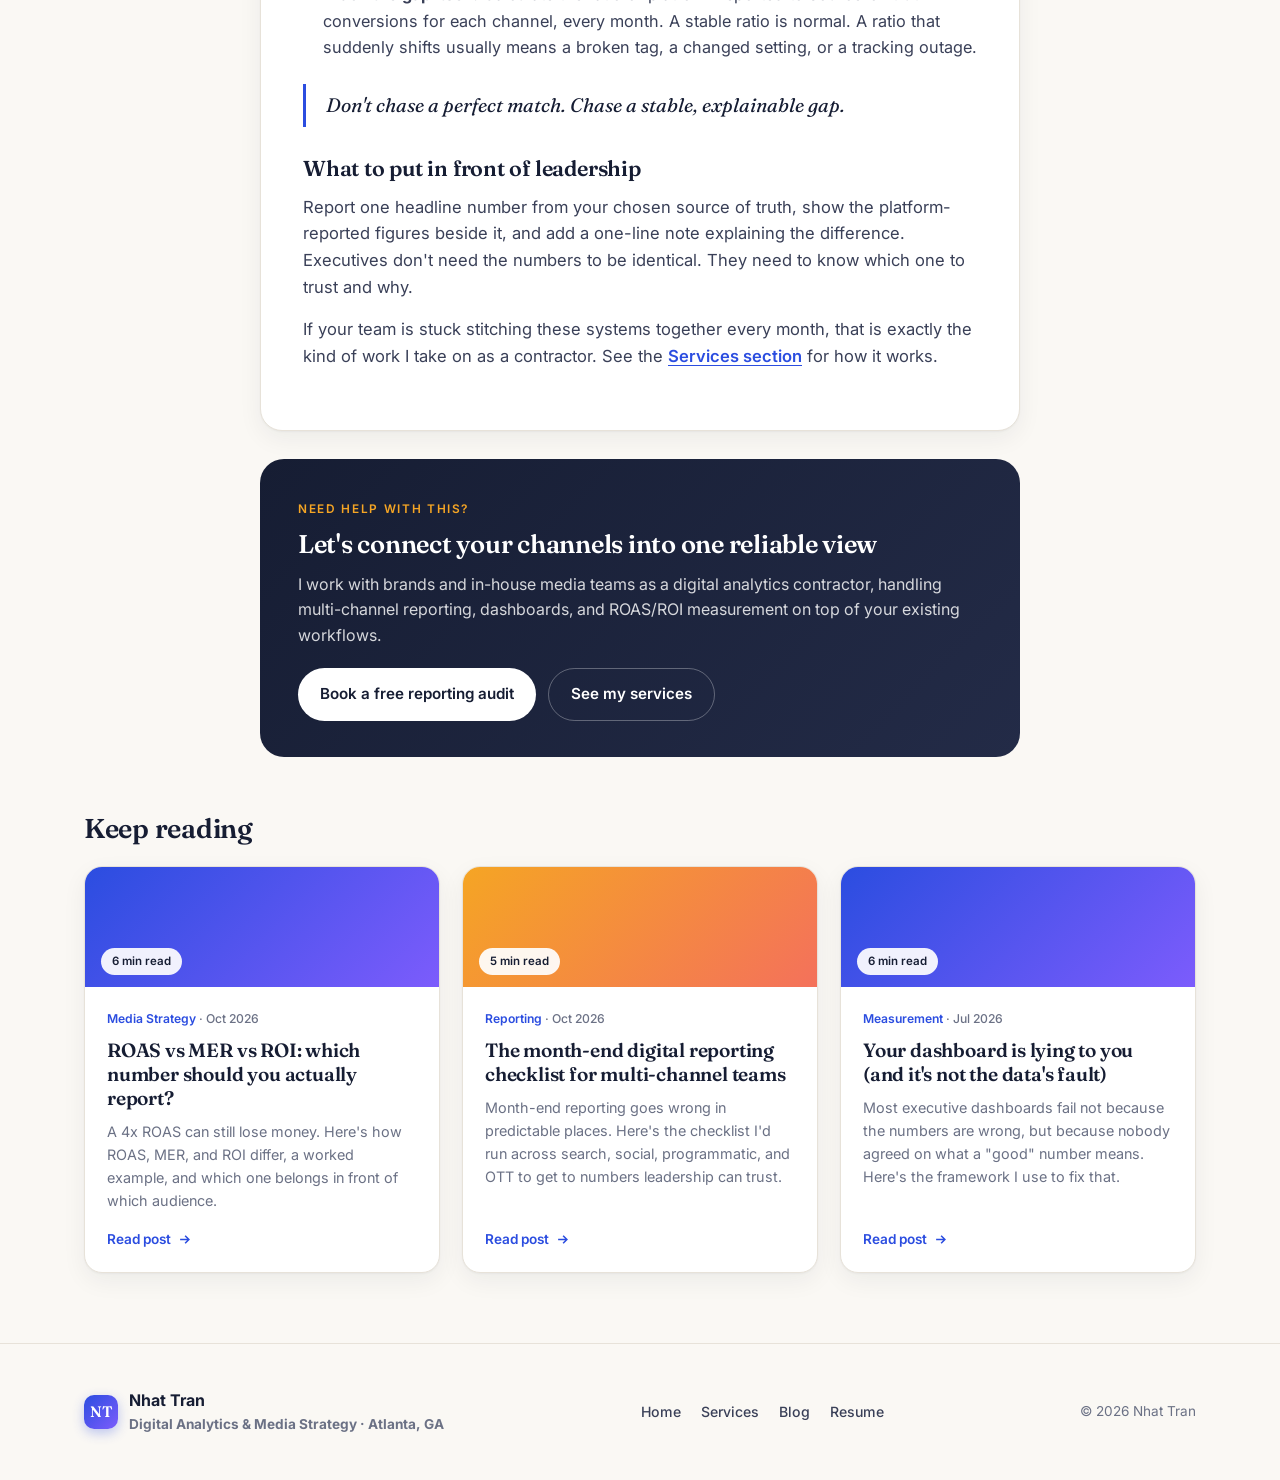
<file: blog/why-platform-conversions-dont-match-ga4/index.html>
<!DOCTYPE html>
<html lang="en">
<head>
<!-- Google tag (gtag.js) -->
<script async src="https://www.googletagmanager.com/gtag/js?id=G-7ZLRGKC240"></script>
<script>
  window.dataLayer = window.dataLayer || [];
  function gtag(){dataLayer.push(arguments);}
  gtag('js', new Date());

  gtag('config', 'G-7ZLRGKC240');
</script>
<meta charset="UTF-8" />
<meta name="viewport" content="width=device-width, initial-scale=1.0" />
<title>Why your ad platform conversions never match GA4 (and how to reconcile them) | Nhat Tran</title>
<meta name="description" content="Google Ads, Meta, and GA4 rarely report the same conversion count. Here are the five reasons they disagree and a practical process to reconcile cross-channel reporting." />
<meta name="robots" content="index, follow" />
<link rel="canonical" href="https://nhattran.co/blog/why-platform-conversions-dont-match-ga4/" />
<meta property="og:type" content="article" />
<meta property="og:site_name" content="Nhat Tran — Digital Analytics &amp; AI Marketing" />
<meta property="og:title" content="Why your ad platform conversions never match GA4 (and how to reconcile them)" />
<meta property="og:description" content="Google Ads, Meta, and GA4 rarely report the same conversion count. Here are the five reasons they disagree and a practical process to reconcile cross-channel reporting." />
<meta property="og:url" content="https://nhattran.co/blog/why-platform-conversions-dont-match-ga4/" />
<meta property="og:image" content="https://nhattran.co/photo.jpg" />
<meta property="article:published_time" content="2026-10-15" />
<meta property="article:author" content="Nhat Tran" />
<meta name="twitter:card" content="summary_large_image" />
<meta name="twitter:title" content="Why your ad platform conversions never match GA4 (and how to reconcile them)" />
<meta name="twitter:description" content="Google Ads, Meta, and GA4 rarely report the same conversion count. Here are the five reasons they disagree and a practical process to reconcile cross-channel reporting." />
<meta name="twitter:image" content="https://nhattran.co/photo.jpg" />
<link rel="preconnect" href="https://fonts.googleapis.com" />
<link rel="preconnect" href="https://fonts.gstatic.com" crossorigin />
<link href="https://fonts.googleapis.com/css2?family=Fraunces:ital,opsz,wght@0,9..144,400..700;1,9..144,400..600&family=Inter:wght@400;500;600;700&display=swap" rel="stylesheet" />
<link rel="stylesheet" href="/blog/style.css" />
<script type="application/ld+json">
{
  "@context": "https://schema.org",
  "@graph": [
    {
      "@type": "BlogPosting",
      "@id": "https://nhattran.co/blog/why-platform-conversions-dont-match-ga4/#post",
      "headline": "Why your ad platform conversions never match GA4 (and how to reconcile them)",
      "description": "Google Ads, Meta, and GA4 rarely report the same conversion count. Here are the five reasons they disagree and a practical process to reconcile cross-channel reporting.",
      "datePublished": "2026-10-15",
      "dateModified": "2026-10-15",
      "mainEntityOfPage": "https://nhattran.co/blog/why-platform-conversions-dont-match-ga4/",
      "url": "https://nhattran.co/blog/why-platform-conversions-dont-match-ga4/",
      "image": "https://nhattran.co/photo.jpg",
      "articleSection": "Measurement",
      "inLanguage": "en",
      "author": {
        "@id": "https://nhattran.co/#person"
      },
      "publisher": {
        "@id": "https://nhattran.co/#person"
      }
    },
    {
      "@type": "BreadcrumbList",
      "itemListElement": [
        {
          "@type": "ListItem",
          "position": 1,
          "name": "Home",
          "item": "https://nhattran.co/"
        },
        {
          "@type": "ListItem",
          "position": 2,
          "name": "Blog",
          "item": "https://nhattran.co/blog/"
        },
        {
          "@type": "ListItem",
          "position": 3,
          "name": "Why your ad platform conversions never match GA4 (and how to reconcile them)",
          "item": "https://nhattran.co/blog/why-platform-conversions-dont-match-ga4/"
        }
      ]
    }
  ]
}
</script>
</head>
<body>
<header class="nav"><div class="nav-inner">
  <a href="/" class="brand"><span class="mark">NT</span><span class="who">Nhat Tran<small>Digital Analytics &amp; Media</small></span></a>
  <nav class="nav-links"><a href="/">Home</a><a href="/#services">Services</a><a href="/blog/">Blog</a><a href="/#contact">Contact</a></nav>
</div></header>
<main class="wrap article-wrap">
  <nav class="crumbs" aria-label="Breadcrumb"><a href="/">Home</a> / <a href="/blog/">Blog</a></nav>
  <article class="article">
    <div class="article-cover" style="background:linear-gradient(135deg,#0ea5a4,#2b4de0)"><span class="rd">Measurement</span></div>
    <div class="article-body">
      <div class="meta"><time datetime="2026-10-15">Oct 2026</time> · 6 min read · By <a href="/#about">Nhat Tran</a></div>
      <h1>Why your ad platform conversions never match GA4 (and how to reconcile them)</h1>
      <p>Every marketing team eventually has this meeting: Google Ads reports 120 conversions, Meta reports 95, GA4 reports 70, and finance reports something else entirely. Someone asks which number is right, and the room goes quiet.</p>
<p>The honest answer is that each system is answering a <strong>different question</strong>. Once you see that, the mismatch stops being a crisis and becomes something you can manage.</p>
<h3>Why the numbers disagree</h3>
<p><strong>1. Different attribution models.</strong> Ad platforms generally credit conversions to their own ads. GA4 looks across all channels and splits credit using its own model. When two systems are allowed to claim the same sale, the totals will not add up to reality.</p>
<p><strong>2. Different lookback windows and view-through credit.</strong> Platforms apply their own click and view windows, and many count a conversion when someone saw an ad but never clicked. GA4 is typically stricter about what it counts.</p>
<p><strong>3. Different timing.</strong> Many platforms report a conversion against the date of the ad interaction, while GA4 reports it on the date the conversion actually happened. Compare the two on a single day or a single month and they will not line up, especially around month-end.</p>
<p><strong>4. Measurement gaps.</strong> Consent choices, ad blockers, cross-device journeys, and browser restrictions mean the tag on your site sees less than the platform's modeled data does. GA4 usually undercounts relative to the platforms for this reason.</p>
<p><strong>5. Different definitions.</strong> What counts as a conversion? A purchase, a form fill, or a qualified lead? Is it counted once per user or every time? Duplicate events, time zones, and currency settings quietly widen the gap further.</p>
<h3>A reconciliation process that works</h3>
<ul>
<li><strong>Decide which system answers which question.</strong> Use platform data to optimize inside a channel, GA4 or a warehouse to compare channels, and the CRM or finance system for revenue you can bank.</li>
<li><strong>Write the definitions down.</strong> One page: what each conversion means, the window, the counting method, and the source of truth. Most reporting arguments are definition arguments.</li>
<li><strong>Enforce UTM governance.</strong> If traffic can't be classified, it can't be reconciled. Track the share of "unassigned" or unmapped traffic as a health metric.</li>
<li><strong>Compare like with like.</strong> Same date basis, same window, same conversion definition, before you compare any numbers.</li>
<li><strong>Track the gap itself.</strong> Calculate the ratio of platform-reported to source-of-truth conversions for each channel, every month. A stable ratio is normal. A ratio that suddenly shifts usually means a broken tag, a changed setting, or a tracking outage.</li>
</ul>
<blockquote>Don't chase a perfect match. Chase a stable, explainable gap.</blockquote>
<h3>What to put in front of leadership</h3>
<p>Report one headline number from your chosen source of truth, show the platform-reported figures beside it, and add a one-line note explaining the difference. Executives don't need the numbers to be identical. They need to know which one to trust and why.</p>
<p>If your team is stuck stitching these systems together every month, that is exactly the kind of work I take on as a contractor. See the <a href="/#services">Services section</a> for how it works.</p>
    </div>
  </article>
  <aside class="cta-box">
    <span class="eyebrow">Need help with this?</span>
    <h2>Let's connect your channels into one reliable view</h2>
    <p>I work with brands and in-house media teams as a digital analytics contractor, handling multi-channel reporting, dashboards, and ROAS/ROI measurement on top of your existing workflows.</p>
    <div class="cta-row">
      <a class="btn btn-primary" href="mailto:nhat.tran72822@gmail.com?subject=Free%20reporting%20audit&body=Hi%20Nhat%2C%0A%0AI%27d%20like%20to%20set%20up%20a%20free%2030-minute%20reporting%20audit.%0A%0ACompany%3A%0AChannels%20we%20run%3A%0ACurrent%20reporting%20pain%3A%0A" data-ga="audit_request" data-loc="blog_post">Book a free reporting audit</a>
      <a class="btn btn-ghost" href="/#services">See my services</a>
    </div>
  </aside>
  <section class="more"><h2>Keep reading</h2><div class="blog-grid">
<a class="blog-card" href="/blog/roas-vs-mer-vs-roi/">
  <div class="blog-cover"><div class="gr" style="background:linear-gradient(135deg,#2b4de0,#7c5cfc)"></div><span class="rd">6 min read</span></div>
  <div class="blog-body"><div class="meta"><span class="tagx">Media Strategy</span> · <span>Oct 2026</span></div>
  <h3>ROAS vs MER vs ROI: which number should you actually report?</h3><p>A 4x ROAS can still lose money. Here's how ROAS, MER, and ROI differ, a worked example, and which one belongs in front of which audience.</p>
  <span class="read">Read post <svg viewBox="0 0 24 24" fill="none" stroke="currentColor" stroke-width="2.5"><path d="M5 12h14M13 6l6 6-6 6"/></svg></span></div></a>
<a class="blog-card" href="/blog/month-end-digital-reporting-checklist/">
  <div class="blog-cover"><div class="gr" style="background:linear-gradient(135deg,#f5a524,#f4715b)"></div><span class="rd">5 min read</span></div>
  <div class="blog-body"><div class="meta"><span class="tagx">Reporting</span> · <span>Oct 2026</span></div>
  <h3>The month-end digital reporting checklist for multi-channel teams</h3><p>Month-end reporting goes wrong in predictable places. Here's the checklist I'd run across search, social, programmatic, and OTT to get to numbers leadership can trust.</p>
  <span class="read">Read post <svg viewBox="0 0 24 24" fill="none" stroke="currentColor" stroke-width="2.5"><path d="M5 12h14M13 6l6 6-6 6"/></svg></span></div></a>
<a class="blog-card" href="/blog/your-dashboard-is-lying-to-you/">
  <div class="blog-cover"><div class="gr" style="background:linear-gradient(135deg,#2b4de0,#7c5cfc)"></div><span class="rd">6 min read</span></div>
  <div class="blog-body"><div class="meta"><span class="tagx">Measurement</span> · <span>Jul 2026</span></div>
  <h3>Your dashboard is lying to you (and it's not the data's fault)</h3><p>Most executive dashboards fail not because the numbers are wrong, but because nobody agreed on what a "good" number means. Here's the framework I use to fix that.</p>
  <span class="read">Read post <svg viewBox="0 0 24 24" fill="none" stroke="currentColor" stroke-width="2.5"><path d="M5 12h14M13 6l6 6-6 6"/></svg></span></div></a>
  </div></section>
</main>
<footer class="site"><div class="wrap foot-inner">
  <div class="fbrand"><span class="mark">NT</span><div>Nhat Tran<p style="margin:0">Digital Analytics &amp; Media Strategy · Atlanta, GA</p></div></div>
  <div class="foot-links"><a href="/">Home</a><a href="/#services">Services</a><a href="/blog/">Blog</a><a href="/Nhat-Tran-Resume.pdf" target="_blank" data-ga="resume" data-loc="footer">Resume</a></div>
  <p>© 2026 Nhat Tran</p></div></footer>
<script>
document.addEventListener('click',function(e){var a=e.target.closest('[data-ga]');if(!a||typeof gtag!=='function')return;var m=a.dataset.ga;
gtag('event',m==='audit_request'?'generate_lead':(m==='resume'?'resume_download':'contact_click'),{method:m,link_location:a.dataset.loc||'page'});});
</script>
</body>
</html>
</file>
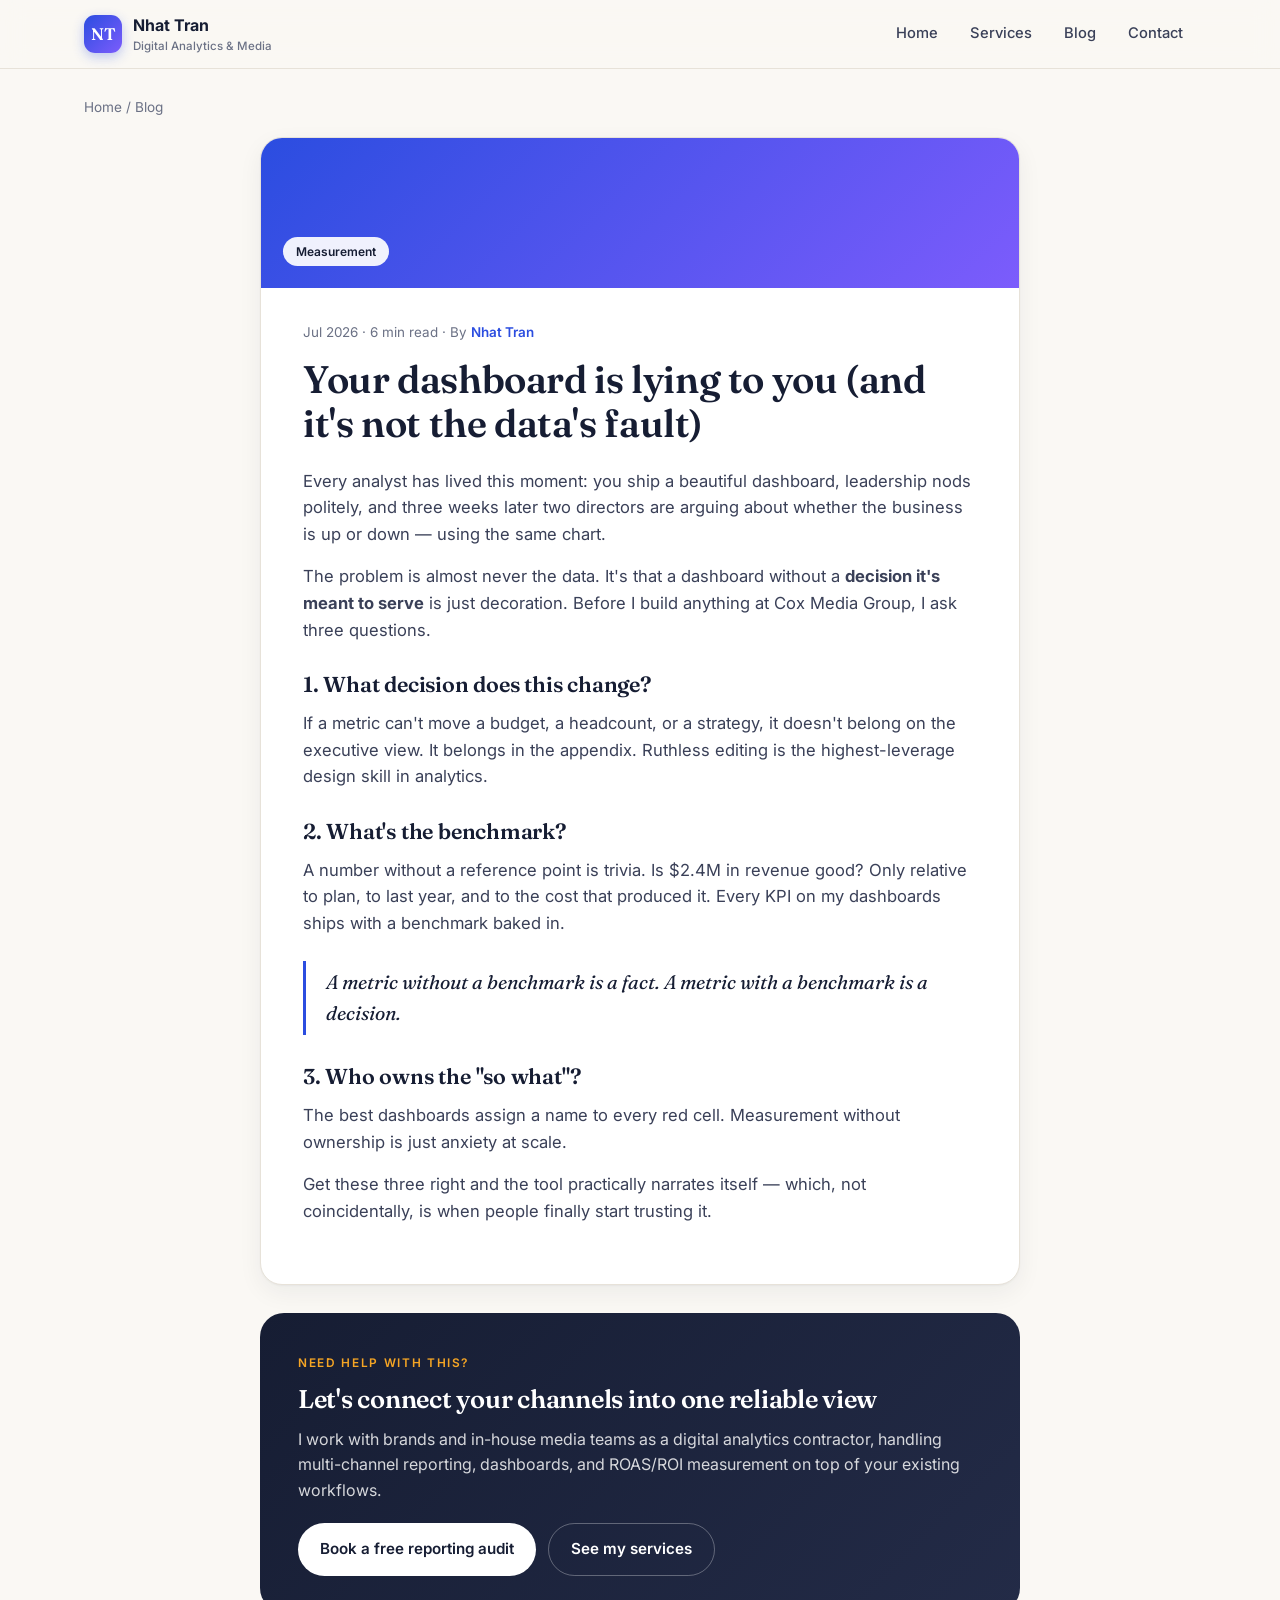
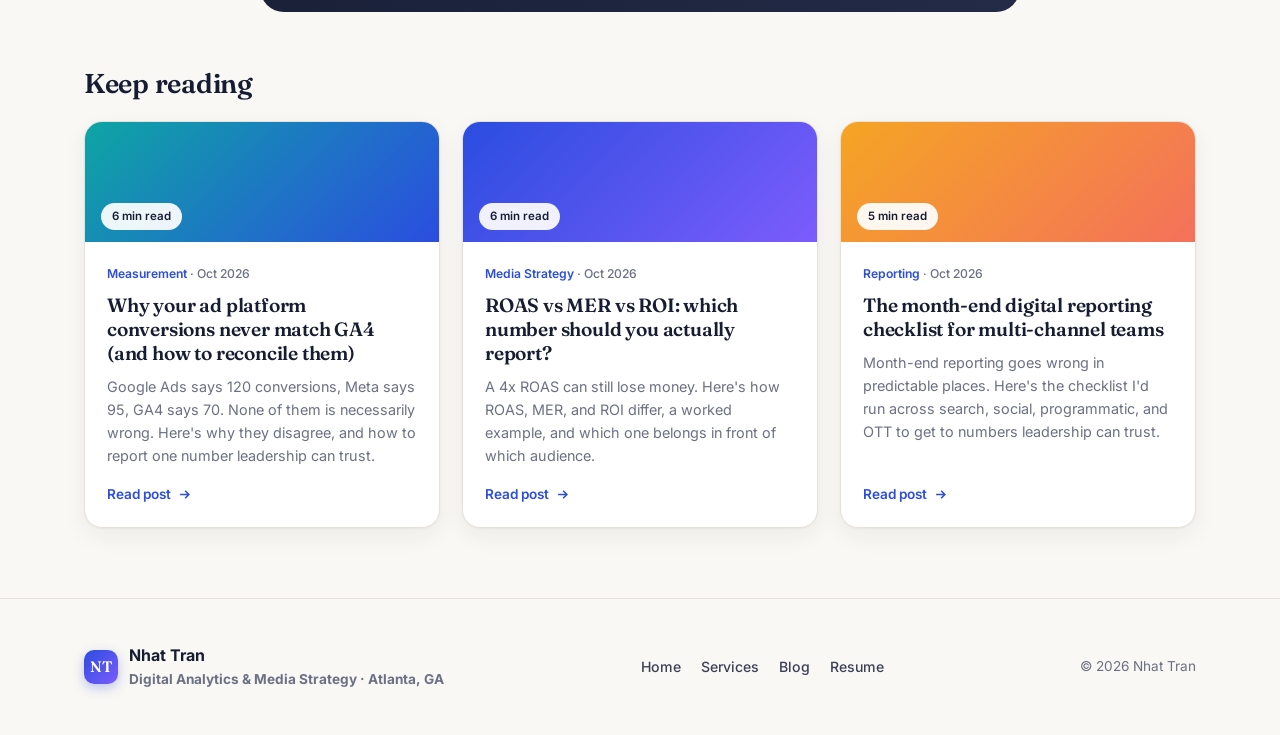
<file: blog/your-dashboard-is-lying-to-you/index.html>
<!DOCTYPE html>
<html lang="en">
<head>
<!-- Google tag (gtag.js) -->
<script async src="https://www.googletagmanager.com/gtag/js?id=G-7ZLRGKC240"></script>
<script>
  window.dataLayer = window.dataLayer || [];
  function gtag(){dataLayer.push(arguments);}
  gtag('js', new Date());

  gtag('config', 'G-7ZLRGKC240');
</script>
<meta charset="UTF-8" />
<meta name="viewport" content="width=device-width, initial-scale=1.0" />
<title>Your dashboard is lying to you (and it's not the data's fault) | Nhat Tran</title>
<meta name="description" content="Most executive dashboards fail because nobody agreed on what a good number means. A three-question framework for building dashboards leaders trust." />
<meta name="robots" content="index, follow" />
<link rel="canonical" href="https://nhattran.co/blog/your-dashboard-is-lying-to-you/" />
<meta property="og:type" content="article" />
<meta property="og:site_name" content="Nhat Tran — Digital Analytics &amp; AI Marketing" />
<meta property="og:title" content="Your dashboard is lying to you (and it's not the data's fault)" />
<meta property="og:description" content="Most executive dashboards fail because nobody agreed on what a good number means. A three-question framework for building dashboards leaders trust." />
<meta property="og:url" content="https://nhattran.co/blog/your-dashboard-is-lying-to-you/" />
<meta property="og:image" content="https://nhattran.co/photo.jpg" />
<meta property="article:published_time" content="2026-07-15" />
<meta property="article:author" content="Nhat Tran" />
<meta name="twitter:card" content="summary_large_image" />
<meta name="twitter:title" content="Your dashboard is lying to you (and it's not the data's fault)" />
<meta name="twitter:description" content="Most executive dashboards fail because nobody agreed on what a good number means. A three-question framework for building dashboards leaders trust." />
<meta name="twitter:image" content="https://nhattran.co/photo.jpg" />
<link rel="preconnect" href="https://fonts.googleapis.com" />
<link rel="preconnect" href="https://fonts.gstatic.com" crossorigin />
<link href="https://fonts.googleapis.com/css2?family=Fraunces:ital,opsz,wght@0,9..144,400..700;1,9..144,400..600&family=Inter:wght@400;500;600;700&display=swap" rel="stylesheet" />
<link rel="stylesheet" href="/blog/style.css" />
<script type="application/ld+json">
{
  "@context": "https://schema.org",
  "@graph": [
    {
      "@type": "BlogPosting",
      "@id": "https://nhattran.co/blog/your-dashboard-is-lying-to-you/#post",
      "headline": "Your dashboard is lying to you (and it's not the data's fault)",
      "description": "Most executive dashboards fail because nobody agreed on what a good number means. A three-question framework for building dashboards leaders trust.",
      "datePublished": "2026-07-15",
      "dateModified": "2026-07-15",
      "mainEntityOfPage": "https://nhattran.co/blog/your-dashboard-is-lying-to-you/",
      "url": "https://nhattran.co/blog/your-dashboard-is-lying-to-you/",
      "image": "https://nhattran.co/photo.jpg",
      "articleSection": "Measurement",
      "inLanguage": "en",
      "author": {
        "@id": "https://nhattran.co/#person"
      },
      "publisher": {
        "@id": "https://nhattran.co/#person"
      }
    },
    {
      "@type": "BreadcrumbList",
      "itemListElement": [
        {
          "@type": "ListItem",
          "position": 1,
          "name": "Home",
          "item": "https://nhattran.co/"
        },
        {
          "@type": "ListItem",
          "position": 2,
          "name": "Blog",
          "item": "https://nhattran.co/blog/"
        },
        {
          "@type": "ListItem",
          "position": 3,
          "name": "Your dashboard is lying to you (and it's not the data's fault)",
          "item": "https://nhattran.co/blog/your-dashboard-is-lying-to-you/"
        }
      ]
    }
  ]
}
</script>
</head>
<body>
<header class="nav"><div class="nav-inner">
  <a href="/" class="brand"><span class="mark">NT</span><span class="who">Nhat Tran<small>Digital Analytics &amp; Media</small></span></a>
  <nav class="nav-links"><a href="/">Home</a><a href="/#services">Services</a><a href="/blog/">Blog</a><a href="/#contact">Contact</a></nav>
</div></header>
<main class="wrap article-wrap">
  <nav class="crumbs" aria-label="Breadcrumb"><a href="/">Home</a> / <a href="/blog/">Blog</a></nav>
  <article class="article">
    <div class="article-cover" style="background:linear-gradient(135deg,#2b4de0,#7c5cfc)"><span class="rd">Measurement</span></div>
    <div class="article-body">
      <div class="meta"><time datetime="2026-07-15">Jul 2026</time> · 6 min read · By <a href="/#about">Nhat Tran</a></div>
      <h1>Your dashboard is lying to you (and it's not the data's fault)</h1>
      <p>Every analyst has lived this moment: you ship a beautiful dashboard, leadership nods politely, and three weeks later two directors are arguing about whether the business is up or down — using the same chart.</p>
   <p>The problem is almost never the data. It's that a dashboard without a <strong>decision it's meant to serve</strong> is just decoration. Before I build anything at Cox Media Group, I ask three questions.</p>
   <h3>1. What decision does this change?</h3>
   <p>If a metric can't move a budget, a headcount, or a strategy, it doesn't belong on the executive view. It belongs in the appendix. Ruthless editing is the highest-leverage design skill in analytics.</p>
   <h3>2. What's the benchmark?</h3>
   <p>A number without a reference point is trivia. Is $2.4M in revenue good? Only relative to plan, to last year, and to the cost that produced it. Every KPI on my dashboards ships with a benchmark baked in.</p>
   <blockquote>A metric without a benchmark is a fact. A metric with a benchmark is a decision.</blockquote>
   <h3>3. Who owns the "so what"?</h3>
   <p>The best dashboards assign a name to every red cell. Measurement without ownership is just anxiety at scale.</p>
   <p>Get these three right and the tool practically narrates itself — which, not coincidentally, is when people finally start trusting it.</p>
    </div>
  </article>
  <aside class="cta-box">
    <span class="eyebrow">Need help with this?</span>
    <h2>Let's connect your channels into one reliable view</h2>
    <p>I work with brands and in-house media teams as a digital analytics contractor, handling multi-channel reporting, dashboards, and ROAS/ROI measurement on top of your existing workflows.</p>
    <div class="cta-row">
      <a class="btn btn-primary" href="mailto:nhat.tran72822@gmail.com?subject=Free%20reporting%20audit&body=Hi%20Nhat%2C%0A%0AI%27d%20like%20to%20set%20up%20a%20free%2030-minute%20reporting%20audit.%0A%0ACompany%3A%0AChannels%20we%20run%3A%0ACurrent%20reporting%20pain%3A%0A" data-ga="audit_request" data-loc="blog_post">Book a free reporting audit</a>
      <a class="btn btn-ghost" href="/#services">See my services</a>
    </div>
  </aside>
  <section class="more"><h2>Keep reading</h2><div class="blog-grid">
<a class="blog-card" href="/blog/why-platform-conversions-dont-match-ga4/">
  <div class="blog-cover"><div class="gr" style="background:linear-gradient(135deg,#0ea5a4,#2b4de0)"></div><span class="rd">6 min read</span></div>
  <div class="blog-body"><div class="meta"><span class="tagx">Measurement</span> · <span>Oct 2026</span></div>
  <h3>Why your ad platform conversions never match GA4 (and how to reconcile them)</h3><p>Google Ads says 120 conversions, Meta says 95, GA4 says 70. None of them is necessarily wrong. Here's why they disagree, and how to report one number leadership can trust.</p>
  <span class="read">Read post <svg viewBox="0 0 24 24" fill="none" stroke="currentColor" stroke-width="2.5"><path d="M5 12h14M13 6l6 6-6 6"/></svg></span></div></a>
<a class="blog-card" href="/blog/roas-vs-mer-vs-roi/">
  <div class="blog-cover"><div class="gr" style="background:linear-gradient(135deg,#2b4de0,#7c5cfc)"></div><span class="rd">6 min read</span></div>
  <div class="blog-body"><div class="meta"><span class="tagx">Media Strategy</span> · <span>Oct 2026</span></div>
  <h3>ROAS vs MER vs ROI: which number should you actually report?</h3><p>A 4x ROAS can still lose money. Here's how ROAS, MER, and ROI differ, a worked example, and which one belongs in front of which audience.</p>
  <span class="read">Read post <svg viewBox="0 0 24 24" fill="none" stroke="currentColor" stroke-width="2.5"><path d="M5 12h14M13 6l6 6-6 6"/></svg></span></div></a>
<a class="blog-card" href="/blog/month-end-digital-reporting-checklist/">
  <div class="blog-cover"><div class="gr" style="background:linear-gradient(135deg,#f5a524,#f4715b)"></div><span class="rd">5 min read</span></div>
  <div class="blog-body"><div class="meta"><span class="tagx">Reporting</span> · <span>Oct 2026</span></div>
  <h3>The month-end digital reporting checklist for multi-channel teams</h3><p>Month-end reporting goes wrong in predictable places. Here's the checklist I'd run across search, social, programmatic, and OTT to get to numbers leadership can trust.</p>
  <span class="read">Read post <svg viewBox="0 0 24 24" fill="none" stroke="currentColor" stroke-width="2.5"><path d="M5 12h14M13 6l6 6-6 6"/></svg></span></div></a>
  </div></section>
</main>
<footer class="site"><div class="wrap foot-inner">
  <div class="fbrand"><span class="mark">NT</span><div>Nhat Tran<p style="margin:0">Digital Analytics &amp; Media Strategy · Atlanta, GA</p></div></div>
  <div class="foot-links"><a href="/">Home</a><a href="/#services">Services</a><a href="/blog/">Blog</a><a href="/Nhat-Tran-Resume.pdf" target="_blank" data-ga="resume" data-loc="footer">Resume</a></div>
  <p>© 2026 Nhat Tran</p></div></footer>
<script>
document.addEventListener('click',function(e){var a=e.target.closest('[data-ga]');if(!a||typeof gtag!=='function')return;var m=a.dataset.ga;
gtag('event',m==='audit_request'?'generate_lead':(m==='resume'?'resume_download':'contact_click'),{method:m,link_location:a.dataset.loc||'page'});});
</script>
</body>
</html>
</file>
<file: blog/style.css>
/* Shared styles for static blog pages — mirrors the design tokens in /index.html */
:root{
  --bg:#faf8f4;--bg-tint:#f3efe8;--surface:#ffffff;--ink:#161d33;--ink-soft:#3a4058;--muted:#6b7185;
  --line:#e7e2d9;--brand:#2b4de0;--brand-ink:#1e3ab0;--brand-tint:#eaeeff;--violet:#7c5cfc;
  --shadow:0 1px 2px rgba(22,29,51,.04),0 8px 24px rgba(22,29,51,.06);
  --shadow-lg:0 12px 48px rgba(22,29,51,.12);--radius:18px;--maxw:1160px;
}
*{box-sizing:border-box;margin:0;padding:0}
html{scroll-behavior:smooth}
body{font-family:"Inter",system-ui,-apple-system,Segoe UI,Roboto,sans-serif;background:var(--bg);color:var(--ink);
  line-height:1.6;-webkit-font-smoothing:antialiased;overflow-x:hidden}
h1,h2,h3,h4{font-family:"Fraunces",Georgia,serif;font-weight:600;line-height:1.15;color:var(--ink);letter-spacing:-.01em}
a{color:inherit;text-decoration:none}
.wrap{max-width:var(--maxw);margin:0 auto;padding:0 24px}
.eyebrow{font-weight:600;font-size:.74rem;letter-spacing:.14em;text-transform:uppercase;color:var(--brand)}

/* buttons */
.btn{display:inline-flex;align-items:center;gap:9px;font-weight:600;font-size:.95rem;padding:13px 22px;border-radius:999px;
  transition:transform .18s ease,box-shadow .18s ease}
.btn-primary{background:var(--brand);color:#fff;box-shadow:0 6px 18px rgba(43,77,224,.28)}
.btn-primary:hover{transform:translateY(-2px);box-shadow:0 10px 26px rgba(43,77,224,.36)}
.btn-ghost{background:var(--surface);color:var(--ink);border:1.5px solid var(--line)}
.btn-ghost:hover{border-color:var(--brand);color:var(--brand);transform:translateY(-2px)}

/* nav */
header.nav{position:sticky;top:0;z-index:50;backdrop-filter:saturate(1.4) blur(12px);background:rgba(250,248,244,.86);border-bottom:1px solid var(--line)}
.nav-inner{display:flex;align-items:center;justify-content:space-between;height:68px;max-width:var(--maxw);margin:0 auto;padding:0 24px}
.brand{display:flex;align-items:center;gap:11px;font-weight:700}
.mark{width:38px;height:38px;border-radius:11px;background:linear-gradient(135deg,var(--brand),var(--violet));color:#fff;
  display:grid;place-items:center;font-family:"Fraunces",serif;font-weight:600;font-size:1.05rem;box-shadow:0 4px 12px rgba(43,77,224,.3)}
.who small{display:block;font-weight:500;font-size:.72rem;color:var(--muted);margin-top:-2px}
.nav-links{display:flex;gap:6px}
.nav-links a{font-size:.92rem;font-weight:500;color:var(--ink-soft);padding:8px 13px;border-radius:9px;transition:.16s}
.nav-links a:hover{color:var(--brand);background:var(--brand-tint)}

/* article */
.article-wrap{padding-top:28px;padding-bottom:40px}
.crumbs{font-size:.85rem;color:var(--muted);margin-bottom:18px}
.crumbs a:hover{color:var(--brand)}
.article{max-width:760px;margin:0 auto;background:var(--surface);border:1px solid var(--line);border-radius:22px;overflow:hidden;box-shadow:var(--shadow)}
.article-cover{height:150px;display:grid;place-items:end start;padding:22px}
.article-cover .rd,.blog-cover .rd{background:rgba(255,255,255,.92);font-size:.75rem;font-weight:600;padding:5px 13px;border-radius:999px}
.article-body{padding:34px 42px 44px}
.article-body .meta{font-size:.84rem;color:var(--muted);margin-bottom:14px}
.article-body .meta a{color:var(--brand);font-weight:600}
.article-body h1{font-size:clamp(1.75rem,3.6vw,2.4rem);margin-bottom:22px}
.article-body p{color:var(--ink-soft);margin-bottom:16px;font-size:1.04rem}
.article-body p a,.article-body li a{color:var(--brand);font-weight:600;text-decoration:underline;text-underline-offset:3px}
.article-body h3{font-size:1.35rem;margin:30px 0 12px}
.article-body ul{margin:0 0 18px 20px;color:var(--ink-soft)}
.article-body li{margin-bottom:9px;font-size:1.02rem}
.article-body blockquote{border-left:3px solid var(--brand);padding:6px 0 6px 20px;margin:24px 0;font-family:"Fraunces",serif;
  font-size:1.22rem;font-style:italic;color:var(--ink)}

/* CTA box */
.cta-box{max-width:760px;margin:28px auto 0;background:linear-gradient(135deg,var(--ink),#232b47);color:#fff;border-radius:24px;padding:36px 38px}
.cta-box .eyebrow{color:#f5a524}
.cta-box h2{color:#fff;font-size:1.6rem;margin:10px 0 12px}
.cta-box p{color:rgba(255,255,255,.82);margin-bottom:20px}
.cta-row{display:flex;flex-wrap:wrap;gap:12px}
.cta-box .btn-primary{background:#fff;color:var(--ink);box-shadow:none}
.cta-box .btn-primary:hover{background:#f5a524}
.cta-box .btn-ghost{background:transparent;border-color:rgba(255,255,255,.3);color:#fff}
.cta-box .btn-ghost:hover{border-color:#fff;color:#fff}

/* listings */
.more{margin-top:56px}
.more h2{font-size:1.7rem;margin-bottom:22px}
.blog-head{max-width:760px;margin:0 auto 36px;text-align:center}
.blog-head h1{font-size:clamp(1.9rem,3.8vw,2.7rem);margin:14px 0 12px}
.blog-head p{color:var(--muted);font-size:1.05rem}
.blog-grid{display:grid;grid-template-columns:repeat(3,1fr);gap:22px}
.blog-card{background:var(--surface);border:1px solid var(--line);border-radius:var(--radius);overflow:hidden;box-shadow:var(--shadow);
  transition:.22s;display:flex;flex-direction:column;text-align:left}
.blog-card:hover{transform:translateY(-5px);box-shadow:var(--shadow-lg)}
.blog-cover{height:120px;position:relative;overflow:hidden}
.blog-cover .gr{position:absolute;inset:0}
.blog-cover .rd{position:absolute;bottom:12px;left:16px;font-size:.72rem;padding:4px 11px;color:var(--ink)}
.blog-body{padding:22px;flex:1;display:flex;flex-direction:column}
.blog-body .meta{font-size:.76rem;color:var(--muted);font-weight:500;margin-bottom:10px}
.blog-body .meta .tagx{color:var(--brand);font-weight:600}
.blog-body h3{font-size:1.2rem;margin-bottom:10px;line-height:1.25}
.blog-body p{font-size:.9rem;color:var(--muted);flex:1}
.blog-body .read{margin-top:16px;font-size:.85rem;font-weight:600;color:var(--brand);display:inline-flex;align-items:center;gap:6px}
.blog-body .read svg{width:15px;height:15px;transition:.2s}
.blog-card:hover .read svg{transform:translateX(4px)}

/* footer */
footer.site{padding:44px 0;border-top:1px solid var(--line);margin-top:30px}
.foot-inner{display:flex;flex-wrap:wrap;gap:20px;align-items:center;justify-content:space-between}
.fbrand{display:flex;align-items:center;gap:11px;font-weight:700}
.fbrand .mark{width:34px;height:34px;font-size:.95rem;border-radius:10px}
.foot-inner p{color:var(--muted);font-size:.85rem}
.foot-links{display:flex;gap:20px}
.foot-links a{font-size:.88rem;color:var(--ink-soft);font-weight:500}
.foot-links a:hover{color:var(--brand)}

@media(max-width:980px){.blog-grid{grid-template-columns:repeat(2,1fr)}}
@media(max-width:720px){
  .blog-grid{grid-template-columns:1fr}
  .article-body{padding:26px 22px 34px}
  .cta-box{padding:28px 24px}
  .nav-links a{padding:8px 9px;font-size:.85rem}
  .who small{display:none}
}
</file>
